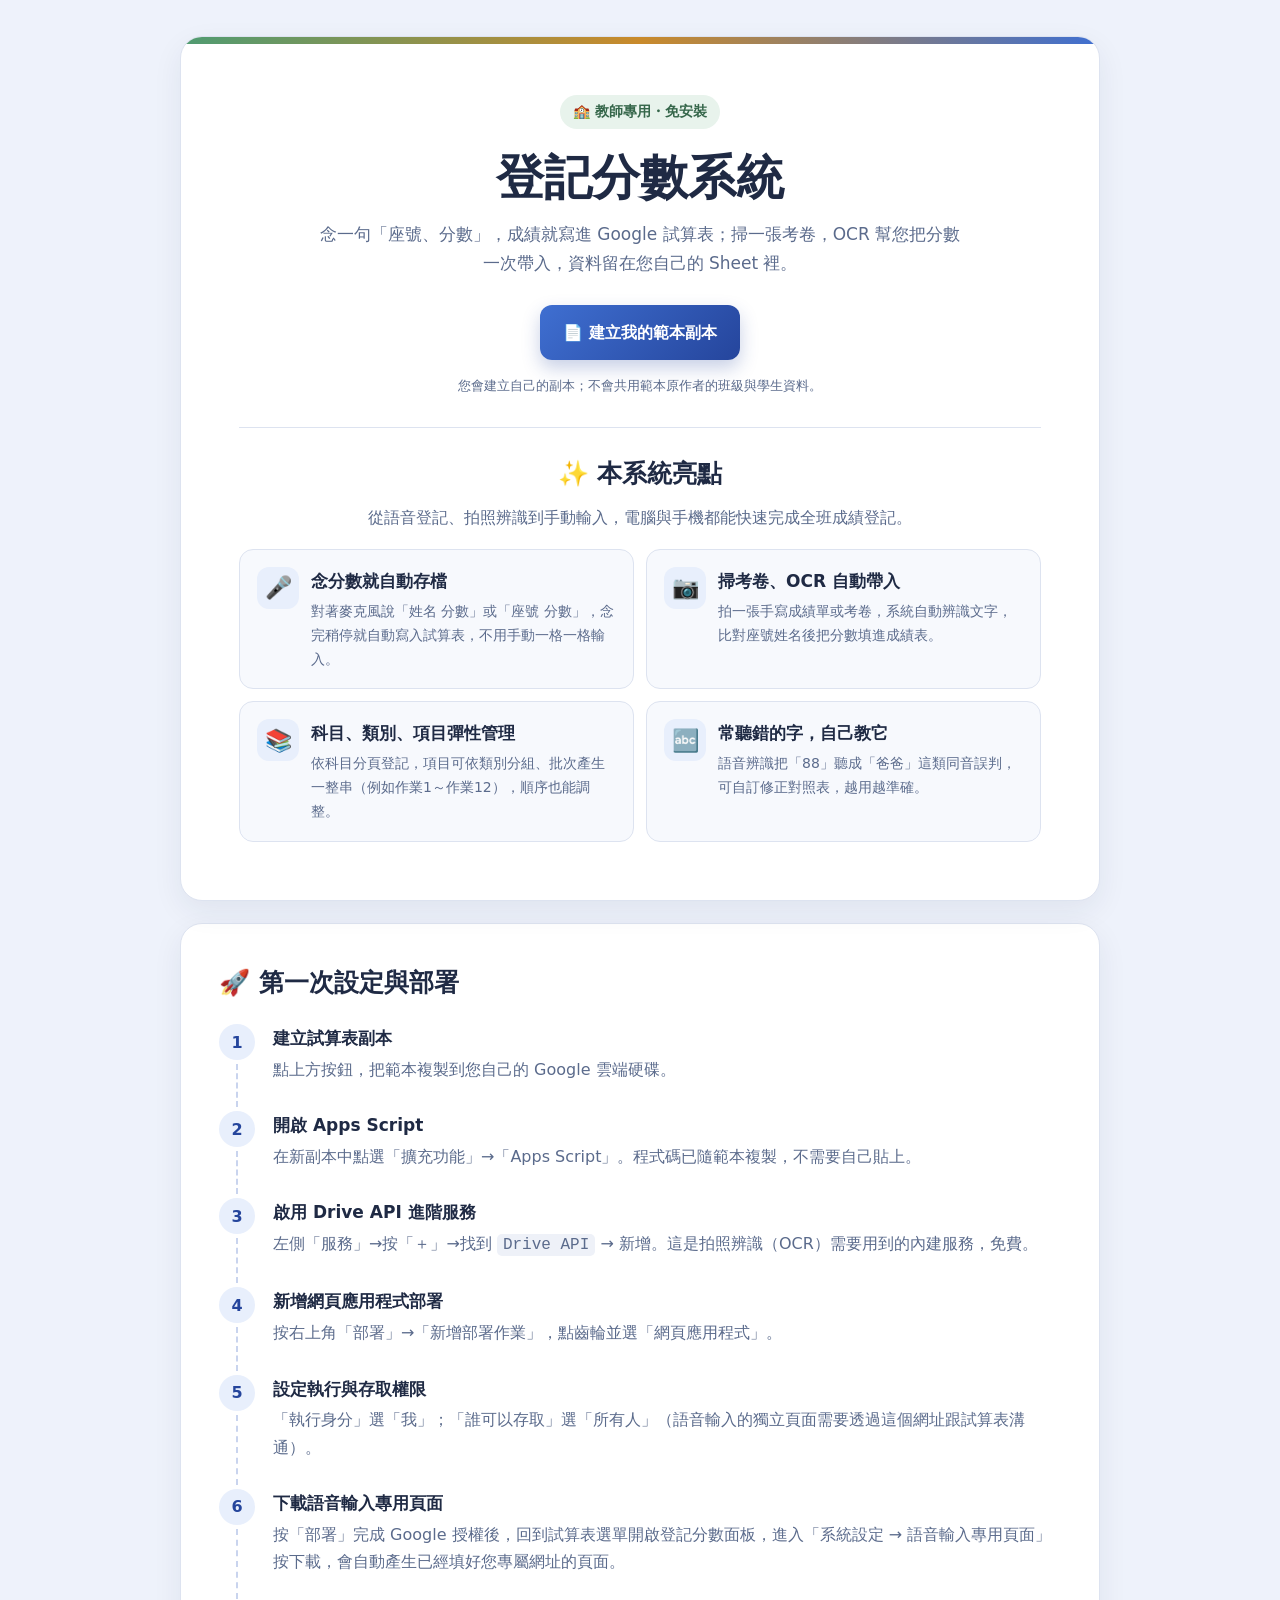
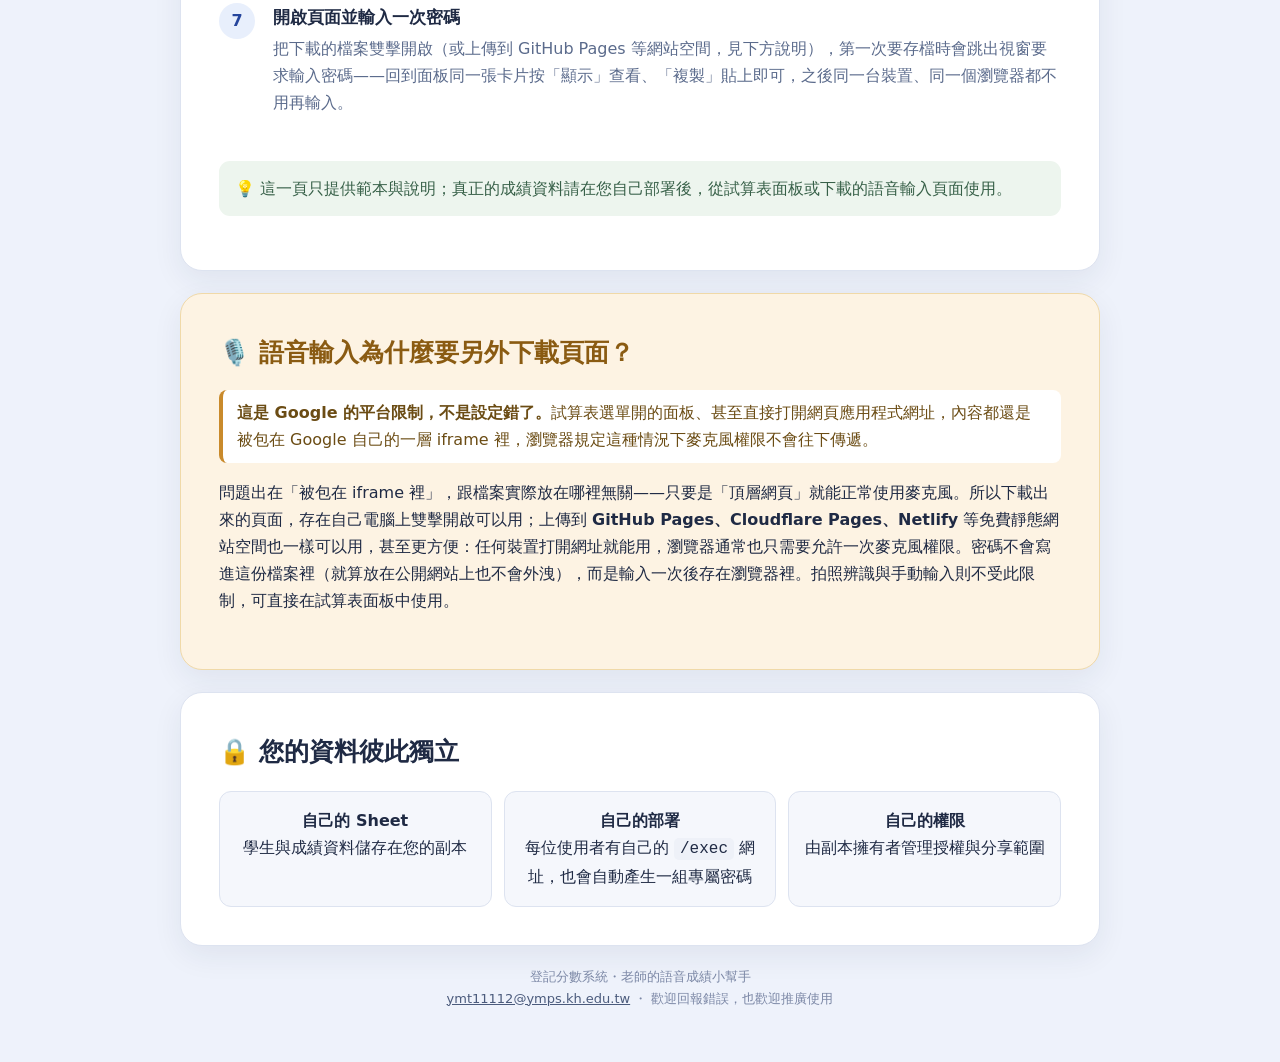
<file: index.html>
<!doctype html>
<html lang="zh-Hant-TW">
<head>
  <meta charset="utf-8">
  <meta name="viewport" content="width=device-width, initial-scale=1">
  <meta name="description" content="登記分數系統：建立自己的 Google Sheet 副本並部署專屬 GAS 網頁，用語音或拍照登記全班成績。">
  <title>登記分數系統｜建立副本與部署說明</title>
  <style>
    :root{--ink:#1f2a44;--muted:#5b6b8c;--paper:#ffffff;--line:#dde3f0;--blue:#3f6fd1;--blue2:#25459c;--green:#4f9b72;--gold:#c98a2b;--gold-bg:#fdf3e3}
    *{box-sizing:border-box}
    body{margin:0;background:#eef2fb;color:var(--ink);font-family:system-ui,-apple-system,"Noto Sans TC","Microsoft JhengHei",sans-serif;line-height:1.7}
    a{color:inherit}.wrap{width:min(920px,calc(100% - 32px));margin:auto;padding:36px 0 56px}
    .hero,.card{background:var(--paper);border:1px solid var(--line);border-radius:22px;box-shadow:0 10px 30px rgba(31,42,68,.07)}
    .hero{padding:clamp(28px,6vw,58px);text-align:center;position:relative;overflow:hidden}
    .hero:before{content:"";position:absolute;inset:0 0 auto;height:7px;background:linear-gradient(90deg,#4f9b72,#c98a2b,#3f6fd1)}
    .badge{display:inline-block;padding:5px 13px;border-radius:999px;background:#e8f3ec;color:#35664a;font-size:14px;font-weight:700}
    h1{font-size:clamp(30px,6vw,48px);line-height:1.2;margin:20px 0 14px}h2{margin:0 0 14px;font-size:25px}h3{margin:22px 0 8px;font-size:18px}
    .lead{max-width:650px;margin:0 auto 27px;color:var(--muted);font-size:17px}
    .cta{display:inline-flex;align-items:center;justify-content:center;gap:8px;background:linear-gradient(135deg,var(--blue),var(--blue2));color:white;text-decoration:none;font-weight:800;padding:14px 23px;border-radius:12px;box-shadow:0 8px 18px rgba(37,69,156,.25)}
    .cta:hover{filter:brightness(1.04);transform:translateY(-1px)}.safe{margin:15px 0 0;color:var(--muted);font-size:13px}
    .todo{display:inline-block;margin-left:8px;padding:3px 9px;border:1px dashed var(--gold);border-radius:999px;color:#8a5b12;font-size:12px;font-family:ui-monospace,SFMono-Regular,Consolas,monospace;vertical-align:middle}
    .card{padding:clamp(22px,5vw,38px);margin-top:22px}.steps{list-style:none;padding:0;margin:20px 0 0;counter-reset:step}.steps>li{counter-increment:step;position:relative;padding:0 0 25px 54px}.steps>li:before{content:counter(step);position:absolute;left:0;top:0;width:36px;height:36px;border-radius:50%;display:grid;place-items:center;background:#e8effc;color:var(--blue2);font-weight:900}.steps>li:not(:last-child):after{content:"";position:absolute;left:17px;top:40px;bottom:4px;border-left:2px dashed #c9d4ee}
    .steps strong{display:block;font-size:17px}.steps p{margin:3px 0;color:var(--muted)}code{font-family:ui-monospace,SFMono-Regular,Consolas,monospace;background:#eef1f8;padding:2px 6px;border-radius:5px;overflow-wrap:anywhere}
    .optional{border-color:#f0d9a8;background:var(--gold-bg)}.optional h2{color:#8a5b12}.notice{border-left:4px solid var(--gold);padding:9px 14px;background:white;border-radius:8px;color:#6b4c14}
    .tip{padding:14px 16px;border-radius:11px;background:#edf5ee;color:#376048}.privacy{display:grid;grid-template-columns:repeat(3,1fr);gap:12px;margin-top:18px}.privacy div{background:#f5f7fc;border:1px solid var(--line);padding:15px;border-radius:12px;text-align:center}.privacy b{display:block}
    .section-intro{color:var(--muted);margin:-6px 0 18px}.feature-grid{display:grid;grid-template-columns:repeat(2,minmax(0,1fr));gap:12px}.feature{display:flex;align-items:flex-start;gap:12px;padding:17px;margin:0;border:1px solid var(--line);border-radius:14px;background:#f7f9fd}.feature-icon{display:grid;place-items:center;flex:0 0 42px;width:42px;height:42px;border-radius:12px;background:#e8effc;font-size:22px}.feature-copy{min-width:0;flex:1}.feature h3{margin:0 0 4px;font-size:17px}.feature p{margin:0;color:var(--muted);font-size:14px}
    footer{text-align:center;color:#7c88a6;font-size:13px;margin-top:20px}.footer-note a{color:#4b5b7c}.footer-note a:hover{text-decoration:none}
    @media(max-width:650px){.privacy,.feature-grid{grid-template-columns:1fr}.wrap{width:min(100% - 20px,920px);padding-top:15px}.steps>li{padding-left:48px}.feature{padding:14px}}
    .highlights-panel{margin-top:30px;padding-top:25px;border-top:1px solid var(--line);text-align:left}.highlights-panel h2,.highlights-panel .section-intro{text-align:center}
  </style>
</head>
<body>
  <main class="wrap">
    <section class="hero">
      <span class="badge">🏫 教師專用・免安裝</span>
      <h1>登記分數系統</h1>
      <p class="lead">念一句「座號、分數」，成績就寫進 Google 試算表；掃一張考卷，OCR 幫您把分數一次帶入，資料留在您自己的 Sheet 裡。</p>
      <a class="cta" href="https://docs.google.com/spreadsheets/d/1hmZkPWtQcXGuz6TSY8d7pv2J_RscmW8LQA9Y8_LLwus/copy" target="_blank" rel="noopener noreferrer">📄 建立我的範本副本</a>
      <p class="safe">您會建立自己的副本；不會共用範本原作者的班級與學生資料。</p>

      <div class="highlights-panel" aria-labelledby="highlights-title">
        <h2 id="highlights-title">✨ 本系統亮點</h2>
        <p class="section-intro">從語音登記、拍照辨識到手動輸入，電腦與手機都能快速完成全班成績登記。</p>
        <div class="feature-grid">
          <article class="feature"><span class="feature-icon">🎤</span><div class="feature-copy"><h3>念分數就自動存檔</h3><p>對著麥克風說「姓名 分數」或「座號 分數」，念完稍停就自動寫入試算表，不用手動一格一格輸入。</p></div></article>
          <article class="feature"><span class="feature-icon">📷</span><div class="feature-copy"><h3>掃考卷、OCR 自動帶入</h3><p>拍一張手寫成績單或考卷，系統自動辨識文字，比對座號姓名後把分數填進成績表。</p></div></article>
          <article class="feature"><span class="feature-icon">📚</span><div class="feature-copy"><h3>科目、類別、項目彈性管理</h3><p>依科目分頁登記，項目可依類別分組、批次產生一整串（例如作業1～作業12），順序也能調整。</p></div></article>
          <article class="feature"><span class="feature-icon">🔤</span><div class="feature-copy"><h3>常聽錯的字，自己教它</h3><p>語音辨識把「88」聽成「爸爸」這類同音誤判，可自訂修正對照表，越用越準確。</p></div></article>
        </div>
      </div>
    </section>

    <section class="card">
      <h2>🚀 第一次設定與部署</h2>
      <ol class="steps">
        <li><strong>建立試算表副本</strong><p>點上方按鈕，把範本複製到您自己的 Google 雲端硬碟。</p></li>
        <li><strong>開啟 Apps Script</strong><p>在新副本中點選「擴充功能」→「Apps Script」。程式碼已隨範本複製，不需要自己貼上。</p></li>
        <li><strong>啟用 Drive API 進階服務</strong><p>左側「服務」→按「＋」→找到 <code>Drive API</code> → 新增。這是拍照辨識（OCR）需要用到的內建服務，免費。</p></li>
        <li><strong>新增網頁應用程式部署</strong><p>按右上角「部署」→「新增部署作業」，點齒輪並選「網頁應用程式」。</p></li>
        <li><strong>設定執行與存取權限</strong><p>「執行身分」選「我」；「誰可以存取」選「所有人」（語音輸入的獨立頁面需要透過這個網址跟試算表溝通）。</p></li>
        <li><strong>下載語音輸入專用頁面</strong><p>按「部署」完成 Google 授權後，回到試算表選單開啟登記分數面板，進入「系統設定 → 語音輸入專用頁面」按下載，會自動產生已經填好您專屬網址的頁面。</p></li>
        <li><strong>開啟頁面並輸入一次密碼</strong><p>把下載的檔案雙擊開啟（或上傳到 GitHub Pages 等網站空間，見下方說明），第一次要存檔時會跳出視窗要求輸入密碼——回到面板同一張卡片按「顯示」查看、「複製」貼上即可，之後同一台裝置、同一個瀏覽器都不用再輸入。</p></li>
      </ol>
      <p class="tip">💡 這一頁只提供範本與說明；真正的成績資料請在您自己部署後，從試算表面板或下載的語音輸入頁面使用。</p>
    </section>

    <section class="card optional">
      <h2>🎙️ 語音輸入為什麼要另外下載頁面？</h2>
      <p class="notice"><strong>這是 Google 的平台限制，不是設定錯了。</strong>試算表選單開的面板、甚至直接打開網頁應用程式網址，內容都還是被包在 Google 自己的一層 iframe 裡，瀏覽器規定這種情況下麥克風權限不會往下傳遞。</p>
      <p>問題出在「被包在 iframe 裡」，跟檔案實際放在哪裡無關——只要是「頂層網頁」就能正常使用麥克風。所以下載出來的頁面，存在自己電腦上雙擊開啟可以用；上傳到 <strong>GitHub Pages、Cloudflare Pages、Netlify</strong> 等免費靜態網站空間也一樣可以用，甚至更方便：任何裝置打開網址就能用，瀏覽器通常也只需要允許一次麥克風權限。密碼不會寫進這份檔案裡（就算放在公開網站上也不會外洩），而是輸入一次後存在瀏覽器裡。拍照辨識與手動輸入則不受此限制，可直接在試算表面板中使用。</p>
    </section>

    <section class="card">
      <h2>🔒 您的資料彼此獨立</h2>
      <div class="privacy">
        <div><b>自己的 Sheet</b>學生與成績資料儲存在您的副本</div>
        <div><b>自己的部署</b>每位使用者有自己的 <code>/exec</code> 網址，也會自動產生一組專屬密碼</div>
        <div><b>自己的權限</b>由副本擁有者管理授權與分享範圍</div>
      </div>
    </section>

    <footer>
      <div>登記分數系統・老師的語音成績小幫手</div>
      <div class="footer-note"><a href="mailto:ymt11112@ymps.kh.edu.tw">ymt11112@ymps.kh.edu.tw</a> ・ 歡迎回報錯誤，也歡迎推廣使用</div>
    </footer>
  </main>
</body>
</html>
</file>
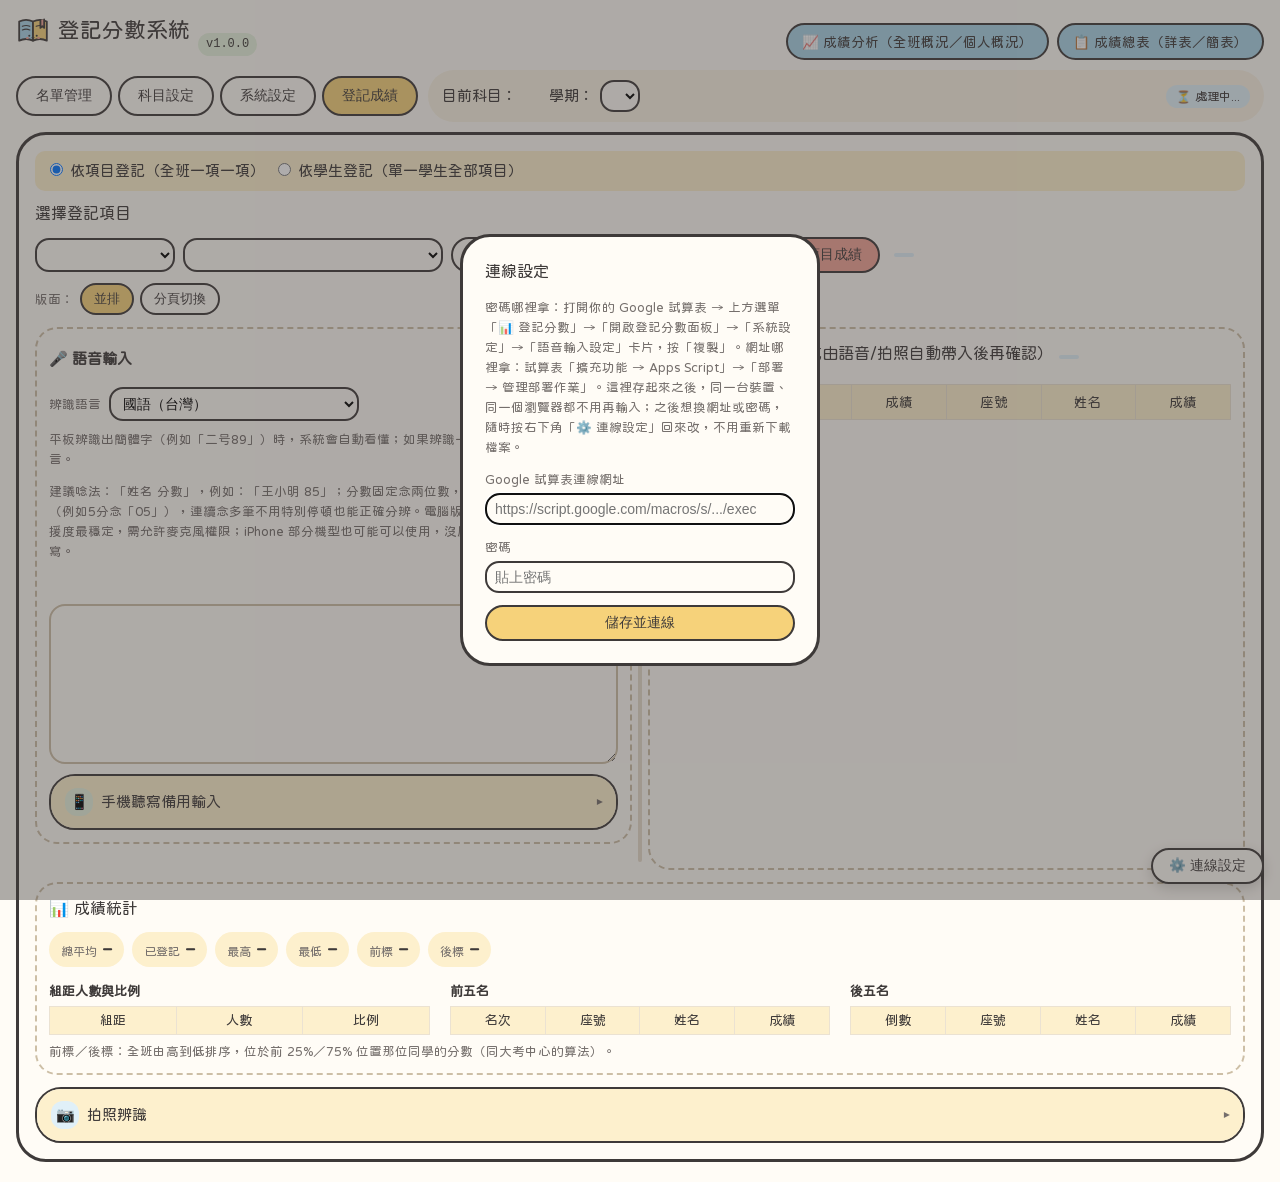
<file: source.html>
<!DOCTYPE html>
<html>
<head>
  <base target="_top">
  <meta charset="utf-8">
  <meta name="viewport" content="width=device-width, initial-scale=1, maximum-scale=1">
  <title>登記分數系統</title>
  <meta name="color-scheme" content="light">
  <link rel="preconnect" href="https://fonts.googleapis.com">
  <link rel="preconnect" href="https://fonts.gstatic.com" crossorigin>
  <link href="https://fonts.googleapis.com/css2?family=Huninn&display=swap" rel="stylesheet">
  <style>
    :root {
      --ink: #1a2e27;
      --forest: #1f3d33;
      --forest-light: #2c5346;
      --mint-bg: #eef5f0;
      --card-bg: #ffffff;
      --line: #dde8e1;
      --muted: #6b8079;
      --gold: #f0b429;
      --gold-ink: #7a5405;
      --gold-tint: #fdf1d9;
      --teal: #2f9e8f;
      --teal-tint: #e3f5f2;
      --purple: #7c5cbf;
      --purple-tint: #efe9fb;
      --blue: #3f7dd1;
      --blue-tint: #e8f0fc;
      --danger: #d64545;
    }
    * { box-sizing: border-box; }
    body {
      font-family: "Microsoft JhengHei", "PingFang TC", sans-serif;
      margin: 0;
      background: var(--mint-bg);
      color: var(--ink);
      font-size: 14px;
    }
    #app { padding: 12px 16px 20px; }

    .appHeader { display: flex; align-items: baseline; gap: 8px; margin-bottom: 10px; flex-wrap: wrap; }
    .appTitle { font-size: 18px; font-weight: 700; color: var(--forest); }
    .appVersion { font-size: 12px; color: var(--muted); font-family: monospace; background: var(--card-bg); padding: 2px 8px; border-radius: 999px; border: 1px solid var(--line); }

    .termPick { display: inline-flex; align-items: center; gap: 6px; margin-left: 8px; }
    .termTag { display: inline-block; font-size: 11.5px; padding: 1px 8px; border-radius: 999px; background: var(--blue-tint); color: var(--blue); margin-right: 6px; }
    .termNow { background: var(--gold-tint); color: var(--gold-ink); }
    .upgradeBanner { background: var(--gold-tint); color: var(--gold-ink); border-radius: 10px; padding: 10px 14px; margin-bottom: 12px; font-size: 13.5px; line-height: 1.7; }
    .analysisLink {
      font-size: 13.5px; font-weight: 600; text-decoration: none; color: var(--forest);
      background: var(--card-bg); border: 1px solid var(--line); border-radius: 999px; padding: 6px 14px;
    }
    .analysisLink:hover { background: var(--gold-tint); }

    /* 頁籤跟「目前科目」併成同一列，節省畫面高度 */
    .topBar { display: flex; align-items: center; gap: 10px; flex-wrap: wrap; margin-bottom: 10px; }

    .tabs { display: flex; gap: 6px; flex-wrap: wrap; }
    .tab {
      border: 1px solid var(--line); background: var(--card-bg); color: var(--forest);
      padding: 9px 18px; border-radius: 999px;
      cursor: pointer; font-size: 14px; font-weight: 600;
    }
    .tab.active { background: var(--forest); color: #fff; border-color: var(--forest); }

    .subjectBar {
      display: flex; align-items: center; gap: 8px; flex: 1; min-width: 260px;
      background: var(--card-bg); padding: 10px 14px; border-radius: 14px;
      border: 1px solid var(--line); box-shadow: 0 1px 3px rgba(31,61,51,.06);
    }
    .subjectBar select { font-size: 14px; padding: 5px 8px; border-radius: 6px; border: 1px solid var(--line); }

    .panel {
      background: var(--card-bg); border-radius: 16px; border: 1px solid var(--line);
      padding: 16px; box-shadow: 0 1px 3px rgba(31,61,51,.06);
      min-height: 480px;
    }
    .panel[hidden] { display: none; }

    h3 { margin: 0 0 10px; font-size: 15px; color: var(--forest); }
    .row { display: flex; gap: 8px; align-items: center; margin-bottom: 10px; flex-wrap: wrap; }
    input[type=text], input[type=number], select, textarea {
      font-size: 14px; padding: 6px 8px; border: 1px solid var(--line); border-radius: 8px;
    }
    textarea { width: 100%; font-family: inherit; }
    button {
      font-size: 13.5px; padding: 7px 16px; border-radius: 999px; border: none;
      background: var(--forest); color: #fff; cursor: pointer; font-weight: 600;
    }
    button.secondary { background: var(--mint-bg); color: var(--forest); border: 1px solid var(--line); }
    button.danger { background: var(--danger); }
    button.gold { background: var(--gold); color: var(--gold-ink); }
    button:disabled { opacity: .5; cursor: not-allowed; }

    table { border-collapse: collapse; width: 100%; margin-top: 8px; }
    th, td { border: 1px solid var(--line); padding: 6px 8px; text-align: center; font-size: 13.5px; }
    th { background: var(--mint-bg); color: var(--forest); }
    td input[type=number] { width: 70px; text-align: center; }
    tr.flash td { animation: flash 1s ease; }
    td.flash { animation: flash 1s ease; }
    @keyframes flash { from { background: var(--gold-tint); } to { background: transparent; } }

    .list-item {
      display: flex; justify-content: space-between; align-items: center;
      padding: 7px 12px; border: 1px solid var(--line); border-radius: 10px; margin-bottom: 6px;
      background: #fbfdfb;
    }
    .muted { color: var(--muted); font-size: 12.5px; }
    .toast {
      position: fixed; top: 10px; right: 16px; padding: 10px 16px; border-radius: 10px;
      color: #fff; font-weight: 600; z-index: 999; box-shadow: 0 2px 8px rgba(0,0,0,.2);
      display: none;
    }
    .toast.ok { background: var(--forest); }
    .toast.err { background: var(--danger); }

    /* 獨立頁面密碼輸入畫面：不用瀏覽器原生 prompt()，避免手機的精簡 WebView 不支援 */
    .tokenGate {
      display: none; position: fixed; inset: 0; z-index: 2000;
      background: rgba(20, 24, 35, .55); align-items: center; justify-content: center; padding: 16px;
    }
    .tokenGate .box {
      background: var(--card-bg); border-radius: 16px; padding: 22px; max-width: 360px; width: 100%;
      box-shadow: 0 8px 30px rgba(0,0,0,.25);
    }
    .tokenGate .box h3 { margin-top: 0; }
    .tokenGate .box input { width: 100%; margin-bottom: 12px; }
    .tokenGate .box button { width: 100%; }

    .subpanel {
      border: 1px dashed var(--line); border-radius: 12px; padding: 12px; margin-top: 12px;
    }
    .log { height: 160px; min-height: 70px; resize: vertical; overflow-y: auto; overflow-x: hidden; font-size: 13px; margin-top: 8px; border: 1px solid var(--line); border-radius: 10px; }
    .log div { padding: 3px 6px; border-bottom: 1px dotted var(--line); }
    .log .ok { color: var(--forest); }
    .log .warn { color: var(--gold-ink); }
    #photoPreview { max-width: 160px; max-height: 160px; margin-top: 8px; border-radius: 6px; display: none; }
    .pill { display:inline-block; padding:2px 10px; border-radius:999px; background:var(--mint-bg); color: var(--forest); font-size:12px; margin-left:6px;}

    /* 成績表下方的總平均／組距 */
    .scoreStats { margin-top: 12px; }
    .statRow { display: flex; flex-wrap: wrap; gap: 8px; }
    .statBox { display: inline-flex; align-items: baseline; gap: 6px; padding: 4px 12px; border-radius: 999px; background: var(--mint-bg); color: var(--forest); font-size: 13px; }
    .statBox b { font-size: 17px; }
    .statLabel { font-size: 12px; color: var(--muted); }
    .statDistTitle { margin: 10px 0 4px; font-size: 13px; font-weight: 600; color: var(--forest); }
    table.statTable { margin-top: 4px; }
    table.statTable th, table.statTable td { padding: 3px 8px; font-size: 13px; }
    table.statTable tr.totalRow td { font-weight: 700; background: var(--mint-bg); }
    .rankLists { display: flex; flex-wrap: wrap; gap: 8px 20px; margin-top: 4px; }
    .rankBox { flex: 1 1 260px; min-width: 240px; }

    /* 科目／類別／項目設定：合併一個頁籤，用可收合卡片區分，節省頁籤數量 */
    .card { border: 1px solid var(--line); border-radius: 14px; margin-bottom: 12px; overflow: hidden; }
    .card:last-child { margin-bottom: 0; }
    .cardHeader {
      display: flex; justify-content: space-between; align-items: center;
      padding: 12px 14px; background: var(--mint-bg); cursor: pointer; user-select: none;
    }
    .cardHeader b { font-size: 15px; color: var(--forest); display: flex; align-items: center; }
    .cardToggle { font-size: 12px; color: var(--muted); transition: transform .15s; }
    .card.collapsed .cardToggle { transform: rotate(-90deg); }
    .cardBody { padding: 14px; }
    .cardBody[hidden] { display: none; }
    #studentScoreTable td.seqNum { cursor: pointer; font-weight: 700; color: var(--forest); }
    #studentScoreTable td.seqNum:hover { background: var(--mint-bg); }

    .cardIcon {
      display: inline-flex; align-items: center; justify-content: center;
      width: 28px; height: 28px; border-radius: 8px; margin-right: 8px; font-size: 15px;
    }
    .cardIcon.tint-gold { background: var(--gold-tint); }
    .cardIcon.tint-purple { background: var(--purple-tint); }
    .cardIcon.tint-blue { background: var(--blue-tint); }
    .cardIcon.tint-teal { background: var(--teal-tint); }

    .subjectBtn { background: var(--card-bg); color: var(--forest); border: 1px solid var(--line); padding: 6px 14px; }
    .subjectBtn.active { background: var(--forest); color: #fff; border-color: var(--forest); }

    /* 目前科目：電腦版用按鈕列，手機版改用下拉選單（比較不佔版面） */
    .subjectSelectMobile { display: none; }
    @media (max-width: 640px) {
      .subjectButtonsDesktop { display: none; }
      .subjectSelectMobile { display: block; width: 100%; }
    }

    /* 電腦網頁：語音輸入區跟成績表並排雙欄，方便邊念邊對照 */
    .voiceTableSplit { display: flex; gap: 0; align-items: flex-start; margin-top: 12px; }
    .voiceTableSplit > .voiceCol { flex: 1; min-width: 220px; margin-top: 0; }
    .voiceTableSplit > .tableCol { flex: 1; min-width: 220px; margin-top: 0; }
    .colResizer {
      flex: 0 0 auto; width: 12px; align-self: stretch; cursor: col-resize;
      position: relative; margin: 0 2px;
    }
    .colResizer::after {
      content: ''; position: absolute; left: 50%; top: 8px; bottom: 8px;
      width: 4px; margin-left: -2px; border-radius: 2px; background: var(--line);
    }
    .colResizer:hover::after, .colResizer.dragging::after { background: var(--forest-light); }
    .tableScroll { height: 480px; min-height: 200px; resize: vertical; overflow-y: auto; overflow-x: auto; border-radius: 10px; }

    /* 項目清單：可直接編輯的表格、拖曳把手 */
    .tblWrap { overflow-x: auto; }
    /* 項目管理：新增區（單一新增、批次新增）並排，欄位上方有小標題 */
    .addGrid { display: grid; grid-template-columns: minmax(0, 1fr) minmax(0, 1fr); gap: 12px; align-items: stretch; }
    .addGrid .addBox { margin-top: 0; }
    .addBox > b { display: block; margin-bottom: 2px; }
    .addBox > .muted { margin: 2px 0 8px; }
    .fieldRow { display: flex; flex-wrap: wrap; gap: 8px; align-items: flex-end; }
    .fld { display: flex; flex-direction: column; gap: 2px; font-size: 12px; color: var(--muted); min-width: 0; }
    .fld select, .fld input { width: 100%; box-sizing: border-box; color: var(--ink, inherit); }
    .fld { flex: 0 1 96px; }
    .fld.grow { flex: 1 1 130px; }
    .fld.sm { flex: 0 1 72px; }
    .fieldRow > button { flex: 0 0 auto; }
    details.foldBox > summary { cursor: pointer; font-weight: 700; list-style-position: inside; }
    details.foldBox[open] > summary { margin-bottom: 6px; }
    @media (max-width: 900px) { .addGrid { grid-template-columns: 1fr; } }
    /* 科目設定：每張卡片只佔 90% 寬並置中；項目清單的學期、類別欄收窄，把空間留給項目名稱 */
    #panel-setup > .card, #panel-setup > .upgradeBanner { width: 90%; margin-left: auto; margin-right: auto; }
    #itemList table.itemTable select { min-width: 0; }
    #itemList table.itemTable th.cTerm { width: 92px; }
    #itemList table.itemTable th.cCat { width: 112px; }
    @media (max-width: 900px) { #panel-setup > .card, #panel-setup > .upgradeBanner { width: 100%; } }
    /* 項目清單依期中／期末分開：左右並列或上下排列，每一期都可以折起來 */
    .itemPeriods { display: grid; gap: 12px; align-items: start; margin-top: 8px; }
    .itemPeriods.side { grid-template-columns: minmax(0, 1fr) minmax(0, 1fr); }
    details.periodBox { border: 2px dashed #CDBFA6; border-radius: 22px; padding: 6px 10px 10px; min-width: 0; }
    details.periodBox > summary { cursor: pointer; font-weight: 700; padding: 4px 2px; list-style-position: inside; }
    details.periodBox[open] > summary { margin-bottom: 4px; }
    details.periodBox > summary .muted { font-weight: 400; margin-left: 6px; }
    #itemList table.itemTable.compact th:nth-child(3), #itemList table.itemTable.compact td:nth-child(3),
    #itemList table.itemTable.compact th:nth-child(6), #itemList table.itemTable.compact td:nth-child(6) { display: none; }
    @media (max-width: 900px) { .itemPeriods.side { grid-template-columns: 1fr; } }
    table.itemTable { width: 100%; border-collapse: collapse; margin-top: 6px; }
    table.itemTable th, table.itemTable td { border: 1px solid var(--line); padding: 4px 6px; font-size: 13px; text-align: left; background: #fff; }
    table.itemTable th { background: var(--mint-bg); }
    table.itemTable td.narrow, table.itemTable th.narrow { width: 1%; white-space: nowrap; text-align: center; }
    table.itemTable input[type=text], table.itemTable input[type=number], table.itemTable select { width: 100%; padding: 4px 6px; font-size: 13px; min-width: 70px; }
    table.itemTable input[type=checkbox] { width: 18px; height: 18px; min-width: 0; }
    .dragHandle { cursor: grab; touch-action: none; user-select: none; -webkit-user-select: none; font-size: 20px; line-height: 1; color: var(--muted); padding: 6px 8px; display: inline-block; }
    .dragHandle:active { cursor: grabbing; }
    tr.dragging td, .list-item.dragging { background: var(--gold-tint) !important; opacity: .7; }
    .bulkBar { background: var(--blue-tint); border-radius: 10px; padding: 8px 10px; margin: 8px 0; }
    .bulkBar[hidden] { display: none; }

    /* 平板／小螢幕：語音輸入與成績表可以「分頁切換」，一次只顯示一欄、各佔滿整個寬度 */
    .layoutBar { display: flex; gap: 6px; align-items: center; flex-wrap: wrap; margin-top: 10px; }
    .layoutBar button { padding: 5px 12px; font-size: 13px; }
    .layoutBar button.on { background: var(--forest); color: #fff; border-color: var(--forest); }
    .splitTabs { display: none; gap: 6px; margin-left: 8px; }
    body.layout-tabs .splitTabs { display: inline-flex; }
    body.layout-tabs .splitTabs button { padding: 6px 16px; font-size: 14px; }
    body.layout-tabs .voiceTableSplit { display: block; }
    body.layout-tabs .voiceTableSplit > .colResizer { display: none; }
    body.layout-tabs .voiceTableSplit > .voiceCol,
    body.layout-tabs .voiceTableSplit > .tableCol { width: auto !important; flex: none; min-width: 0; }
    body.layout-tabs.tab-voice .voiceTableSplit > .tableCol { display: none; }
    body.layout-tabs.tab-table .voiceTableSplit > .voiceCol { display: none; }
    body.layout-tabs .tableScroll { height: 68vh; }

    /* 手機（窄螢幕）友善調整 */
    @media (max-width: 640px) {
      #app { padding: 8px 8px 16px; }
      .topBar { flex-direction: column; align-items: stretch; gap: 6px; }
      .tabs { gap: 4px; }
      .tab { flex: 1 1 30%; padding: 10px 6px; font-size: 13px; min-height: 40px; }
      .subjectBar { flex-wrap: wrap; min-width: 0; }
      .subjectBar select { flex: 1; min-width: 0; }
      .panel { padding: 10px; }
      .row { flex-direction: column; align-items: stretch; }
      .row > * { width: 100%; }
      /* 輸入框字體至少 16px，避免 iPhone 點下去自動放大整頁 */
      input[type=text], input[type=number], select, textarea {
        font-size: 16px; padding: 10px;
      }
      button { font-size: 15px; padding: 12px 14px; min-height: 44px; }
      .list-item { flex-wrap: wrap; gap: 6px; }
      .list-item button { width: auto; }
      table { font-size: 13px; }
      td input[type=number] { width: 100%; font-size: 16px; }
      #photoPreview { max-width: 100%; height: auto; }
      /* 手機版：語音輸入區跟成績表改回上下排列，拖曳分隔線跟調整高度都用不到 */
      .voiceTableSplit { flex-direction: column; }
      .colResizer { display: none; }
      .voiceTableSplit > .voiceCol { width: auto !important; }
      .tableScroll { height: auto; max-height: none; resize: none; overflow-y: visible; }
    }
    /* ====== 日系繪本風（和紙白、3px 墨灰粗線框、大圓角、平塗；只有淺色） ====== */
    :root {
      --ink: #3E3A39; --forest: #3E3A39; --forest-light: #756F6C;
      --mint-bg: #FDF0CD; --card-bg: #FFFCF6; --line: #E6DCCB; --muted: #756F6C;
      --gold: #F6D27A; --gold-ink: #6B4E08; --gold-tint: #FDF0CD;
      --teal: #5EA34A; --teal-tint: #E7F3DD; --purple: #3E3A39; --purple-tint: #FCE4DE;
      --blue: #3F8FBA; --blue-tint: #E0F0F8; --danger: #C14733;
      --coral: #F2A497; --yellow: #F6D27A; --aqua: #A8D3E6; --green: #B9DAA5; --bw: 3px;
      color-scheme: light;
    }
    body { font-family: "Huninn", "Microsoft JhengHei", "PingFang TC", sans-serif; background: #FFFCF6; font-size: 15px; line-height: 1.6; }
    .appTitle { display: inline-flex; align-items: center; gap: 8px; font-size: 22px; font-weight: 400; color: var(--ink); }
    .appVersion { border: none; color: var(--ink); background: var(--green-soft, #E7F3DD); }
    .analysisLink { border: 2px solid var(--ink); font-weight: 400; background: var(--aqua); color: var(--ink); transition: transform .18s cubic-bezier(.3, 1.6, .5, 1); }
    .analysisLink:hover { background: #E0F0F8; transform: translateY(-2px) rotate(-1deg); }
    .upgradeBanner { border: none; border-radius: 20px; background: #FDF0CD; color: #6B4E08; }
    .termTag { border: none; background: #E0F0F8; color: var(--ink); }
    .termNow { background: var(--yellow); color: var(--ink); }
    .tab { border: 2px solid var(--ink); background: #FFFCF6; color: var(--ink); font-weight: 400; transition: transform .18s cubic-bezier(.3, 1.6, .5, 1), background .15s; }
    .tab:hover { background: #E0F0F8; transform: translateY(-2px); }
    .tab.active { background: var(--yellow); color: var(--ink); border-color: var(--ink); animation: pop .22s cubic-bezier(.3, 1.6, .5, 1); }
    .subjectBar { border: none; background: #FAF3E3; border-radius: 26px; box-shadow: none; }
    .subjectBar select, input[type=text], input[type=number], select, textarea { border: 2px solid var(--ink); border-radius: 14px; background: #FFFCF6; }
    .panel { border: var(--bw) solid var(--ink); border-radius: 30px; box-shadow: none; animation: rise .16s ease-out both; }
    h3 { color: var(--ink); font-weight: 400; font-size: 16px; }
    button { border: 2px solid var(--ink); background: var(--yellow); color: var(--ink); font-weight: 400; transition: transform .15s cubic-bezier(.3, 1.6, .5, 1), background .15s; }
    button:hover { background: #FBE6A8; transform: translateY(-1px); }
    button:active { transform: scale(.93); }
    button.secondary { background: #FFFCF6; color: var(--ink); border: 2px solid var(--ink); }
    button.secondary:hover { background: #E0F0F8; }
    button.danger { background: var(--coral); color: var(--ink); }
    button.gold { background: var(--yellow); color: var(--ink); }
    th { background: #FDF0CD; color: var(--ink); font-weight: 400; }
    th, td { border: 1.5px solid #EBE2D2; }
    table { border-radius: 14px; }
    .list-item { border: none; border-radius: 18px; background: #FAF3E3; }
    .toast { color: var(--ink); border: 2px solid var(--ink); border-radius: 18px; box-shadow: none; }
    .toast.ok { background: var(--green); animation: pop .22s cubic-bezier(.3, 1.6, .5, 1); }
    .toast.err { background: var(--coral); }
    .tokenGate { background: rgba(62, 58, 57, .42); }
    .tokenGate .box { border: var(--bw) solid var(--ink); border-radius: 30px; box-shadow: none; animation: pop .5s cubic-bezier(.3, 1.6, .5, 1); }
    .subpanel { border: 2px dashed #CDBFA6; border-radius: 22px; }
    .log { border: 2px solid #CDBFA6; border-radius: 16px; }
    .log .ok { color: #3B7D34; }
    .pill { border: none; background: #E0F0F8; color: var(--ink); }
    .card { border: 2px solid var(--ink); border-radius: 26px; }
    .cardHeader { background: #FDF0CD; }
    .cardHeader b { color: var(--ink); font-weight: 400; }
    .cardBody { animation: rise .14s ease-out both; }
    .cardBody[hidden] { animation: none; }
    .cardIcon { border: none; border-radius: 12px; }
    .cardIcon.tint-gold { background: #FDF0CD; } .cardIcon.tint-purple { background: #FCE4DE; }
    .cardIcon.tint-blue { background: #E0F0F8; } .cardIcon.tint-teal { background: #E7F3DD; }
    .subjectBtn { background: #FFFCF6; color: var(--ink); border: 2px solid var(--ink); padding: 4px 14px; display: inline-flex; align-items: center; gap: 4px; }
    .subjectBtn.active { background: var(--yellow); color: var(--ink); border-color: var(--ink); animation: pop .22s cubic-bezier(.3, 1.6, .5, 1); }
    .listBusy { pointer-events: none; opacity: .55; }
    .syncStatus:empty { display: none; }
    table.itemTable th, table.itemTable td { border: 1.5px solid #EBE2D2; }
    table.itemTable th { background: #FDF0CD; }
    .bulkBar { border: none; border-radius: 18px; background: #E0F0F8; }
    .layoutBar button.on { background: var(--yellow); color: var(--ink); border-color: var(--ink); }
    #studentScoreTable td.seqNum { color: var(--ink); font-weight: 400; }
    input[type=checkbox] { accent-color: var(--coral); }
    .art-icon { display: inline-flex; flex: none; vertical-align: -0.4em; line-height: 0; }
    .art-icon .blink, .art-icon .sway { animation: none; }
    .art-bob, .art-drift, .art-spin, .blink, .sway { transform-box: fill-box; transform-origin: center; }
    .art-bob { transform-origin: 50% 100%; animation: bob 3.8s ease-in-out infinite; }
    .sway { transform-origin: 50% 100%; animation: sway 3.4s ease-in-out infinite; }
    .blink { animation: blink 5.5s infinite; }
    .appTitle .art-icon { animation: bob 3.8s ease-in-out infinite; transform-origin: 50% 100%; }
    @keyframes bob { 0%, 100% { transform: translateY(0) rotate(-1.2deg); } 50% { transform: translateY(-4px) rotate(1.4deg); } }
    @keyframes sway { 0%, 100% { transform: rotate(-5deg); } 50% { transform: rotate(5deg); } }
    @keyframes blink { 0%, 92%, 100% { transform: scaleY(1); } 96% { transform: scaleY(.1); } }
    @keyframes pop { 0% { transform: scale(.82); } 45% { transform: scale(1.1, .94); } 70% { transform: scale(.97, 1.04); } 100% { transform: scale(1); } }
    @keyframes rise { 0% { opacity: .35; transform: translateY(5px); } 100% { opacity: 1; transform: none; } }
    /* 使用者設定「減少動態效果」時，全部停掉 */
    @media (prefers-reduced-motion: reduce) { *, *::before, *::after { animation: none !important; transition: none !important; scroll-behavior: auto !important; } }
  </style>
</head>
<body>
<div id="app">

  <div class="appHeader">
    <span class="appTitle" id="appTitle">登記分數系統</span>
    <span class="appVersion">v1.0.0</span>
    <span style="flex:1"></span>
    <a class="analysisLink" href="https://ymt11112-code.github.io/voice-input-grades/analysis/Dashboard.html" target="_blank" rel="noopener">📈 成績分析（全班概況／個人概況）</a>
    <a class="analysisLink" href="https://ymt11112-code.github.io/voice-input-grades/analysis/Gradebook.html" target="_blank" rel="noopener">📋 成績總表（詳表／簡表）</a>
  </div>

  <div class="topBar">
    <div class="tabs">
      <button class="tab" data-tab="students">名單管理</button>
      <button class="tab" data-tab="setup">科目設定</button>
      <button class="tab" data-tab="system">系統設定</button>
      <button class="tab active" data-tab="scores">登記成績</button>
    </div>

    <div class="subjectBar">
      目前科目：
      <span id="subjectButtons" class="row subjectButtonsDesktop" style="margin:0;"></span>
      <select id="subjectSelectMobile" class="subjectSelectMobile" onchange="selectSubject(this.value)"></select>
      <span class="muted" id="subjectHint"></span>
      <span class="termPick">學期：<select id="termSelect" onchange="onViewTermChange(this.value)"></select></span>
      <span style="flex:1"></span>
      <span id="syncStatus" class="pill syncStatus"></span>
      <span id="loadingIndicator" class="pill" style="display:none;">⏳ 處理中...</span>
    </div>
  </div>

  <!-- 科目設定（科目／類別／項目，合併頁籤，用可收合卡片區分） -->
  <div class="panel" id="panel-setup" hidden>
    <div class="upgradeBanner" id="upgradeBanner" hidden></div>
    <div class="card collapsed">
      <div class="cardHeader" onclick="toggleCard('card-terms')">
        <b><span class="cardIcon tint-teal">🗓️</span> 學期管理與新學期快速建立</b>
        <span class="cardToggle" id="cardToggle-card-terms">▾</span>
      </div>
      <div class="cardBody" id="card-terms" hidden>
        <p class="muted">每個登記項目都屬於一個學期，之後才能比較上學期／下學期、跨學年的進退步。新增項目時預設放在「目前學期」，畫面上方「學期」下拉可以切換要檢視／登記哪一學期（也可選「全部學期」）。學期名稱建議用「114上」「114下」這種格式，系統會依學年與上下學期自動排序。</p>
        <h3>新增學期</h3>
        <div class="row">
          <input type="text" id="newTermName" placeholder="例如：115上">
          <button onclick="onAddTerm()">新增學期</button>
        </div>
        <h3>學期清單</h3>
        <div id="termList"></div>

        <h3 style="margin-top:18px">新學期快速建立項目</h3>
        <p class="muted">新學期的項目通常和上學期差不多，不用重新一個一個建立。</p>
        <div class="subpanel" style="margin-top:0">
          <b>📋 從其他學期複製項目</b>
          <p class="muted">只複製項目本身（類別、名稱、滿分、難度、階段），不含成績。目標學期已經有的同名項目會自動略過，所以重複按也不會重複建立。複製後再到下面的項目清單拖曳調整、改名都可以。</p>
          <div class="row">
            <span class="muted">從</span><select id="copyFromTerm"></select>
            <span class="muted">複製到</span><select id="copyToTerm"></select>
            <input type="text" id="copyToNew" placeholder="或輸入新學期，例如 115下" style="width:170px" title="學期還不存在時直接輸入，會自動建立；有填就以這裡為準">
          </div>
          <div class="row">
            <select id="copyStage">
              <option value="1">只複製期中的項目（含期中考）</option>
              <option value="all">全部（期中＋期末）</option>
              <option value="2">只複製期末的項目（含期末考）</option>
            </select>
            <select id="copyScope">
              <option value="all">全部科目</option>
              <option value="current">只有目前科目</option>
            </select>
            <button onclick="onCopyItems()">複製項目</button>
          </div>
          <p class="muted" id="copyResult"></p>
        </div>
        <div class="subpanel">
          <b>💾 項目範本：下載／載入</b>
          <p class="muted">把目前全部科目的項目（不含成績和學生）存成檔案，下次、或換一份試算表時可以快速載入。</p>
          <div class="row"><button class="secondary" onclick="onExportTemplate()">⬇️ 下載全部科目項目</button></div>
          <div class="row">
            <input type="file" id="tplFile" accept=".json,application/json" onchange="onTemplateFile(this)">
          </div>
          <p class="muted" id="tplInfo"></p>
          <div class="row">
            <select id="tplSourceTerm"><option value="*">範本裡全部的項目</option></select>
            <span class="muted">放進</span><select id="tplTargetTerm"></select>
            <label><input type="checkbox" id="tplCreate" checked> 試算表沒有的科目自動建立</label>
            <button onclick="onImportTemplate()">載入範本</button>
          </div>
          <p class="muted" id="tplResult"></p>
        </div>
      </div>
    </div>

    <div class="card collapsed">
      <div class="cardHeader" onclick="toggleCard('card-subjects')">
        <b><span class="cardIcon tint-purple">📚</span> 科目管理</b>
        <span class="cardToggle" id="cardToggle-card-subjects">▾</span>
      </div>
      <div class="cardBody" id="card-subjects" hidden>
        <h3>新增科目</h3>
        <div class="row">
          <input type="text" id="newSubjectName" placeholder="例如：數學、英文、自然">
          <button onclick="onAddSubject()">新增科目</button>
        </div>
        <div class="subpanel">
          <b>📥 建立外科成績貼上區（例如自然老師提供的成績）</b>
          <p class="muted">不是你自己登記、但名單或分析需要用到的科目，可以在這裡建立一個貼上區：系統會建一張跟其他科目格式相同的工作表，自動帶入座號姓名，並預先建好「期中平時成績、期中考、期末平時成績、期末考」四欄（淡黃色區域；自然老師通常只有平時成績加段考，各自填進對應的欄位，沒有的留空）。把老師給的成績依座號順序貼進去就好（老師的 Excel 若是「第一階段／第二階段」各有「平時、定期、總分」三欄：把第一階段的「平時、定期」兩欄貼到 C 欄、第二階段的「平時、定期」兩欄貼到 E 欄，總分不用貼），之後分析頁面和獎狀名單都會自動納入。</p>
          <div class="row">
            <input type="text" id="externalSubjectName" value="自然" placeholder="科目名稱，例如：自然">
            <select id="externalTerm" title="這份成績屬於哪個學期"></select>
            <button class="secondary" onclick="onCreateExternalSubject()">建立貼上區</button>
          </div>
          <p class="muted" id="externalSubjectResult"></p>
        </div>
        <div class="subpanel">
          <b>🏫 建立學期領域成績貼上區（學校系統匯出的成績）</b>
          <p class="muted">學期總成績的各領域前五名（語文、數學、社會、自然、健體、藝術、綜合、藝才…）以學校系統匯出的表為準。這裡會建一張「領域成績_學期」工作表，把匯出的表整份貼到 A1（含標題列、名次、平均都可以一起貼），再到分析頁面「獎狀名單 → 學期總成績」產生名單。</p>
          <div class="row">
            <select id="domainTerm" title="哪一個學期"></select>
            <button class="secondary" onclick="onCreateDomainSheet()">建立貼上區</button>
          </div>
          <p class="muted" id="domainSheetResult"></p>
        </div>
        <h3>科目清單</h3>
        <div id="subjectList"></div>
      </div>
    </div>

    <div class="card collapsed">
      <div class="cardHeader" onclick="toggleCard('card-weights')">
        <b><span class="cardIcon tint-purple">⚖️</span> 學期成績權重（各科目）</b>
        <span class="cardToggle" id="cardToggle-card-weights">▾</span>
      </div>
      <div class="cardBody" id="card-weights" hidden>
        <p class="muted">計算分<b>三層</b>：<br>① <b>學期成績</b>＝第一次定期考查總成績（期中）× 比例 ＋ 第二次定期考查總成績（期末）× 比例，預設各占一半。<br>② 每一次<b>定期考查總成績</b>＝平時成績 ＋ 段考分數（期中考或期末考），預設各占一半。<br>③ <b>平時成績</b>＝紙筆測驗（平時測驗）＋ 作業（習作／學習單）＋ 課堂表現（發言／參與／口試），比例依各科學校公布的評量方式（例如國語、數學、社會 40／35／25；綜合活動、健康與體育、本土語沒有段考，平時成績就是定期考查的 100%）。</p>
        <p class="muted">數字可以直接修改，改完離開欄位就自動儲存；<b>每一組</b>的比例不用剛好是 100，系統會自動換算。某個成分還沒有資料（例如期末考還沒考）時，會自動略過並重新分配其餘比例。項目屬於哪個成分，是看「類別」：名稱含「作業、習作、學習單」＝作業；含「期中、期末」＝段考；含「課堂、參與、發言、討論、表現、口試」＝課堂表現；其他＝平時測驗（可以在分析頁面的設定改）。平時項目算在<b>期中還是期末</b>，到「項目管理」的「階段」欄設定（預設：期中考之前登記的算期中，之後的算期末）。</p>
        <div class="tblWrap"><table class="itemTable" id="weightTable"></table></div>
        <div class="row" style="margin-top:8px"><button class="secondary" onclick="onResetAllWeights()">全部科目還原預設</button></div>
      </div>
    </div>

    <div class="card collapsed">
      <div class="cardHeader" onclick="toggleCard('card-categories')">
        <b><span class="cardIcon tint-gold">🏷️</span> 類別管理</b>
        <span class="cardToggle" id="cardToggle-card-categories">▾</span>
      </div>
      <div class="cardBody" id="card-categories" hidden>
        <h3>新增成績類別</h3>
        <div class="row">
          <input type="text" id="newCategoryName" placeholder="可一次輸入多個，用頓號分開，例如：國習、筆記、聽考">
          <button onclick="onAddCategory()">新增類別</button>
        </div>
        <p class="muted">類別是共用的，會出現在所有科目「新增項目」的下拉選單中。一次要新增好幾個，用頓號（、）分開就好，例如「國習、國卷、聽考、筆記」會變成四個類別；已經存在的會自動略過。</p>
        <h3>類別清單</h3>
        <div id="categoryList"></div>
      </div>
    </div>

    <div class="card collapsed">
      <div class="cardHeader" onclick="toggleCard('card-items')">
        <b><span class="cardIcon tint-blue">📝</span> 項目管理</b>
        <span class="cardToggle" id="cardToggle-card-items">▾</span>
      </div>
      <div class="cardBody" id="card-items" hidden>
        <div class="addGrid">
          <div class="subpanel addBox">
            <b>➕ 新增單一項目</b>
            <p class="muted">例如：第一次段考、第 3 次作業。</p>
            <div class="fieldRow">
              <label class="fld">學期<select id="newItemTerm" title="項目所屬學期"></select></label>
              <label class="fld">類別<select id="newItemCategory"></select></label>
              <label class="fld grow">項目名稱<input type="text" id="newItemName" placeholder="例如：第一次段考"></label>
              <label class="fld sm">滿分<input type="number" id="newItemMax" placeholder="選填"></label>
              <button onclick="onAddItem()">新增項目</button>
            </div>
          </div>

          <div class="subpanel addBox">
            <b>⚡ 批次產生一系列項目</b>
            <p class="muted">例如前綴「作業」、起始 1、數量 6 → 作業1～作業6；要接著產生第 7～12 次，起始編號改成 7。</p>
            <div class="fieldRow">
              <label class="fld">學期<select id="seriesTerm" title="項目所屬學期"></select></label>
              <label class="fld">類別<select id="seriesCategory"></select></label>
              <label class="fld grow">名稱前綴<input type="text" id="seriesBaseName" placeholder="例如：作業"></label>
              <label class="fld sm">起始編號<input type="number" id="seriesStart" placeholder="1" value="1"></label>
              <label class="fld sm">數量<input type="number" id="seriesCount" placeholder="6"></label>
              <label class="fld sm">滿分<input type="number" id="seriesMax" placeholder="選填"></label>
              <button onclick="onAddItemSeries()">批次產生</button>
            </div>
          </div>
        </div>

        <details class="subpanel foldBox">
          <summary>🪄 依項目名稱自動分類（做出各簿本的小計平均）　<span class="muted">進階，需要時再打開</span></summary>
          <p class="muted">例如「作業」類別裡有「數課U1～U5」和「數習U1～U5」，按下去會把它們分到「數課」「數習」兩個類別；「平時測驗」裡的「數重U1…」「數卷U1…」也一樣。分開以後，成績總表就會自動算出每個類別各自的小計平均（數課平均、數習平均…），簡表也能選擇要不要印。名稱要是「名稱＋編號」的格式，同一組至少 2 個項目才會分，只拆目前畫面上的學期。按下去會先列出要怎麼分，確認才會動；之後想改，可以在下面的清單勾選項目再改類別。</p>
          <div class="row"><button class="secondary" onclick="onAutoSplitCategories()">依名稱拆分類別</button></div>
        </details>

        <details class="subpanel foldBox">
          <summary>📋 一鍵把期中的項目複製成期末（編號自動接續）　<span class="muted">期中登記完、要建期末項目時用</span></summary>
          <p class="muted">把「目前科目、目前檢視學期」裡階段是「期中」的平時項目，複製成階段是「期末」的新項目，編號自動接續：國習L1～L6 → 國習L7～L12、數課U1～U5 → 數課U6～U10、社習U1～U2 → 社習U3～U4、社作1-1 → 社作3-1。期中考本身不會複製（期末考請自己新增）。已經有的同名項目會略過，所以按兩次也不會重複；沒有編號的名稱會加上「（期末）」，之後可以再改名。按下去會先列出要新增什麼，確認才會動。</p>
          <div class="fieldRow">
            <label class="fld" style="flex:0 1 130px">編號往後加<input type="number" id="finalShift" min="1" placeholder="自動"></label>
            <button onclick="onCopyToFinal()">複製到期末</button>
          </div>
          <p class="muted">「編號往後加」留空＝自動（每一組各自接在最大編號後面）；各類別期中的數量不一樣、想統一時才填，例如國語填 6。</p>
        </details>

        <h3>目前科目的項目清單</h3>
        <p class="muted">按住最左邊的 ⠿ 拖曳，就能調整順序（平板用手指按住拖也可以）。學期、類別、名稱、難度、滿分都可以直接修改，改完離開欄位就自動儲存。勾選多個項目，可以一次改學期、類別、難度，或一次刪除。清單依「期中／期末」分開顯示，期中登記完了可以按標題折起來，或改成左右並列。</p>
        <div class="row">
          <select id="sortMode">
            <option value="">整理排序…</option>
            <option value="cat">依類別（照「類別管理」清單的順序）</option>
            <option value="name">依名稱（作業2 排在作業10 前面）</option>
            <option value="catname">依類別，同類別再依名稱</option>
            <option value="diff">依難度（易 → 中 → 難）</option>
          </select>
          <button class="secondary" onclick="onSortItems()">套用排序</button>
          <span class="muted">只整理畫面上看得到的項目（上方「學期」可切換）。類別的順序可以在「類別管理」拖曳調整。</span>
        </div>
        <div class="row bulkBar" id="bulkBar" hidden></div>
        <div id="itemList"></div>
      </div>
    </div>
  </div>

  <!-- 名單管理 -->
  <div class="panel" id="panel-students" hidden>
    <h3>新增單一學生</h3>
    <div class="row">
      <input type="text" id="newSeat" placeholder="座號(選填)" style="width:80px">
      <input type="text" id="newStuName" placeholder="姓名">
      <button onclick="onAddStudent()">新增</button>
    </div>
    <h3>批次貼上名單</h3>
    <div class="row" style="align-items:flex-start">
      <textarea id="bulkStudents" rows="4" style="flex:1" placeholder="每行一位學生，可用「座號 姓名」或只有「姓名」，例如：&#10;1 王小明&#10;2 陳小華"></textarea>
      <button onclick="onBulkAddStudents()">批次匯入</button>
    </div>

    <div class="subpanel">
      <b>📥 從其他科目複製名單</b>
      <p class="muted">同一班通常各科名單相同，可直接從已經建好名單的科目複製過來，不用重新輸入一次。</p>
      <div class="row">
        <select id="copySourceSubject"></select>
        <button class="secondary" onclick="onCopyStudentsFrom()">複製名單過來</button>
      </div>
    </div>

    <h3>目前科目的學生名單</h3>
    <div id="studentList"></div>
  </div>

  <!-- 系統設定：資料庫、語音修正設定 -->
  <div class="panel" id="panel-system" hidden>
    <div class="card collapsed">
      <div class="cardHeader" onclick="toggleCard('card-download')">
        <b><span class="cardIcon tint-teal">🎙️</span> 語音輸入設定</b>
        <span class="cardToggle" id="cardToggle-card-download">▾</span>
      </div>
      <div class="cardBody" id="card-download" hidden>
        <p class="muted">語音輸入因為麥克風權限限制，不能在這個面板或網頁應用程式網址裡使用，必須開啟成「頂層網頁」——可以是存到自己電腦雙擊開啟，也可以上傳到 GitHub Pages 等網站空間，任何裝置用瀏覽器打開都能用。</p>

        <div class="row">
          <button class="gold" onclick="downloadStandaloneIndex()">⬇️ 下載語音輸入用的網頁</button>
        </div>
        <p class="muted">需要先完成「部署 → 新增部署作業 → 網頁應用程式」，這個按鈕才抓得到你的專屬網址；還沒部署的話按下去會提示你先部署。如果你已經有一份固定網址在用（例如放在 GitHub Pages），不用每次都重新下載——直接在那份頁面右下角按「⚙️ 連線設定」改網址或密碼即可。</p>

        <div style="margin-top:14px; border-top:1px dashed var(--line); padding-top:12px;">
          <p class="muted"><b>密碼</b></p>
          <div class="row" style="align-items:center;">
            <code id="myTokenDisplay">••••••••</code>
            <button class="secondary" onclick="revealMyToken()">顯示</button>
            <button class="secondary" onclick="copyMyToken()">複製</button>
          </div>
          <p class="muted">密碼不會寫進下載的檔案或任何頁面原始碼裡（避免萬一放到公開網站外流）。獨立頁面第一次連線時，把這裡的密碼複製貼到它跳出的「連線設定」畫面即可，之後同一台裝置、同一個瀏覽器都不用再輸入。</p>
        </div>

        <div style="margin-top:14px; border-top:1px dashed var(--line); padding-top:12px;">
          <p class="muted"><b>自動偵測的網址不對時</b>（大多數情況不需要用到這個）</p>
          <p class="muted">如果下載出來的頁面連線一直失敗，可以在這裡手動指定一次正確的 <code>/exec</code> 網址，之後下載都會固定用這一個。這個設定只存在你自己這份試算表裡，<b>不會被複製到別人建立的副本</b>，可以放心分享範本。</p>
          <div class="row">
            <input type="text" id="manualUrlInput" placeholder="正確的 /exec 網址（通常不需要填）" style="flex:1; min-width:220px;">
            <button class="secondary" onclick="onSetManualUrl()">設定</button>
          </div>
          <p class="muted" id="manualUrlCurrent"></p>
        </div>
      </div>
    </div>

    <div class="card collapsed">
      <div class="cardHeader" onclick="toggleCard('card-backup')">
        <b><span class="cardIcon tint-gold">💾</span> 備份（避免資料不小心被刪掉）</b>
        <span class="cardToggle" id="cardToggle-card-backup">▾</span>
      </div>
      <div class="cardBody" id="card-backup" hidden>
        <p class="muted">把整份試算表複製一份，存到你雲端硬碟的「登記分數備份」資料夾。重要的時間點（例如期中考登記完成、期末結算後）建議手動備份一次並加上備註；平常可以開啟「每週自動備份」。<b>要刪除科目、項目或清空成績之前，也請先備份。</b></p>
        <p class="muted" id="backupPanelOnly" hidden>⚠️ 備份功能只能在從試算表選單開啟的面板裡使用。</p>
        <div id="backupBox">
          <h3>立即備份</h3>
          <div class="row">
            <input type="text" id="backupLabel" placeholder="備註（選填），例如：期中考登記完成" style="flex:1; min-width:220px;" maxlength="40">
            <button onclick="onCreateBackup()">💾 立即建立備份</button>
          </div>
          <p class="muted" id="backupResult"></p>

          <h3 style="margin-top:14px">每週自動備份</h3>
          <div class="row">
            <label><input type="checkbox" id="autoBackupOn"> 每週五晚上自動備份</label>
            <span class="muted">只保留最近</span>
            <input type="number" id="autoBackupKeep" min="1" max="52" value="8" style="width:70px">
            <span class="muted">份自動備份（有備註的手動備份不會被刪）</span>
            <button class="secondary" onclick="onSaveAutoBackup()">儲存設定</button>
          </div>
          <p class="muted" id="autoBackupStatus"></p>

          <h3 style="margin-top:14px">最近的備份 <button class="secondary" style="padding:2px 10px; font-size:12px" onclick="loadBackupStatus_()">重新整理</button></h3>
          <div id="backupList"><p class="muted">展開後會自動讀取</p></div>
          <p class="muted" id="backupFolderLink"></p>
          <div class="subpanel">
            <b>📌 還原時怎麼做</b>
            <p class="muted">開啟備份檔，直接當作新的試算表使用，或在備份檔裡選分頁、按右鍵「複製到 → 現有試算表」，把需要的科目工作表複製回來。注意：成績權重、類別分析方式這些設定存在 Apps Script 的「指令碼屬性」，備份檔不會帶著，還原後請到「科目設定 → 學期成績權重」確認一次。</p>
            <p class="muted">另外，Google 試算表的「檔案 → 版本記錄 → 為目前版本命名」是 Google 自己的功能，沒有開放給程式使用，需要你手動按；這裡的「有備註的備份」可以達到一樣的效果。</p>
          </div>
        </div>
      </div>
    </div>

    <div class="card collapsed">
      <div class="cardHeader" onclick="toggleCard('card-database')">
        <b><span class="cardIcon tint-blue">📊</span> 資料庫</b>
        <span class="cardToggle" id="cardToggle-card-database">▾</span>
      </div>
      <div class="cardBody" id="card-database" hidden>
        <div class="row">
          <button onclick="openSpreadsheet()">📊 開啟整份試算表</button>
          <button class="secondary" onclick="openCurrentSubjectSheet()">開啟目前科目工作表</button>
          <button class="secondary" onclick="refreshAllData()">🔄 重新整理資料</button>
        </div>
        <p class="muted">「重新整理資料」會重新從試算表讀取科目、類別、學生、成績等所有資料。畫面平常會自動更新（開啟時、離開超過 30 秒再回來時），如果剛在試算表裡直接改過資料，可以按這個立刻更新。</p>
        <label><input type="checkbox" id="noCacheToggle" onchange="onNoCacheToggle(this.checked)"> 不要把成績暫存在這台裝置（公用電腦建議勾選）</label>
        <p class="muted">為了讓面板開啟就有畫面，成績名單會暫存在這個瀏覽器。勾選後會立刻清除暫存，以後每次開啟都要等讀取完才有畫面。</p>
      </div>
    </div>

    <div class="card collapsed">
      <div class="cardHeader" onclick="toggleCard('card-corrections')">
        <b><span class="cardIcon tint-purple">🔤</span> 語音修正設定</b>
        <span class="cardToggle" id="cardToggle-card-corrections">▾</span>
      </div>
      <div class="cardBody" id="card-corrections" hidden>
        <h3>新增修正對照</h3>
        <p class="muted">語音辨識常會把某些字詞聽成同音的別的字，例如把「98」聽成「酒吧」、把「88」聽成「爸爸」。在這裡新增後，之後語音輸入（含手機聽寫）辨識到的文字，只要含有「原本聽到的文字」都會自動先換成「要修正成的文字」再解析分數，不用每次手動改。</p>
        <div class="row">
          <input type="text" id="newCorrectionFrom" placeholder="原本聽到的文字，例如：爸爸">
          <input type="text" id="newCorrectionTo" placeholder="要修正成的文字/數字，例如：88">
          <button onclick="onAddTextCorrection()">新增</button>
        </div>
        <h3>目前的修正對照表</h3>
        <div id="correctionList"></div>
      </div>
    </div>
  </div>

  <!-- 登記成績 -->
  <div class="panel" id="panel-scores">
    <div class="row" style="background:var(--mint-bg); padding:8px 10px; border-radius:10px;">
      <label><input type="radio" name="scoreMode" value="byItem" checked onchange="switchScoreMode('byItem')"> 依項目登記（全班一項一項）</label>
      <label><input type="radio" name="scoreMode" value="byStudent" onchange="switchScoreMode('byStudent')"> 依學生登記（單一學生全部項目）</label>
    </div>

  <div id="scoreModeItem">
    <h3>選擇登記項目</h3>
    <div class="row">
      <select id="scoreCategoryFilter" onchange="renderScoreItemOptions()" style="min-width:140px"></select>
      <select id="scoreItemSelect" style="min-width:260px" onchange="loadScoreTable()"></select>
      <button class="secondary" onclick="reloadCurrentSubject_()" title="重新從試算表讀取這個科目">從試算表重新載入</button>
      <button onclick="onSaveScores(); flushNow_();">💾 儲存成績</button>
      <button class="danger" onclick="onClearScores()">🗑 清空此項目成績</button>
      <span id="scoreMaxHint" class="pill"></span>
    </div>

    <div class="layoutBar">
      <span class="muted">版面：</span>
      <button class="secondary layoutBtn" data-mode="side" onclick="setLayoutMode('side', true)">並排</button>
      <button class="secondary layoutBtn" data-mode="tabs" onclick="setLayoutMode('tabs', true)">分頁切換</button>
      <span class="splitTabs">
        <button class="secondary splitTabBtn" data-tab="voice" onclick="setSplitTab('voice')">🎤 語音輸入</button>
        <button class="secondary splitTabBtn" data-tab="table" onclick="setSplitTab('table')">📋 成績表</button>
      </span>
    </div>
    <div class="voiceTableSplit" id="itemSplit">
      <div class="voiceCol subpanel">
        <div class="row" style="justify-content:space-between">
          <b>🎤 語音輸入</b>
          <div>
            <button id="voiceStartBtn" class="secondary" onclick="toggleVoice()">開始語音輸入</button>
          </div>
        </div>
        <div class="row"><span class="muted">辨識語言</span>
          <select class="voiceLangSel" onchange="onVoiceLangChange(this.value)">
            <option value="zh-TW">國語（台灣）</option>
            <option value="zh-Hant-TW">繁體中文（台灣）</option>
            <option value="zh-CN">普通話（簡體，系統會自動轉換）</option>
          </select>
          <span class="muted">平板辨識出簡體字（例如「二号89」）時，系統會自動看懂；如果辨識一直不準，可以試試換語言。</span>
        </div>
        <p class="muted" id="voicePanelWarning" hidden style="color:var(--danger);">⚠️ 這個面板（從試算表選單開啟的）沒辦法使用語音輸入，麥克風權限會被 Google 的畫面擋住。請到「系統設定 → 語音輸入設定」按「⬇️ 下載語音輸入用的網頁」，開啟下載出來的檔案才能使用語音輸入，密碼也在同一張卡片查看並複製。</p>
        <p class="muted">建議唸法：「姓名 分數」，例如：「王小明 85」；分數固定念兩位數，10分以下請念成兩位數（例如5分念「05」），連續念多筆不用特別停頓也能正確分辨。電腦版／Android 版 Chrome 支援度最穩定，需允許麥克風權限；iPhone 部分機型也可能可以使用，沒反應的話請改用下方手機聽寫。</p>
        <div id="voiceInterim" style="min-height:22px; font-weight:600; color:var(--forest);"></div>
        <div class="log" id="voiceLog"></div>

        <div class="card collapsed" style="margin-top:10px;">
          <div class="cardHeader" onclick="toggleCard('card-dictation-item')">
            <b><span class="cardIcon tint-teal">📱</span> 手機聽寫備用輸入</b>
            <span class="cardToggle" id="cardToggle-card-dictation-item">▾</span>
          </div>
          <div class="cardBody" id="card-dictation-item" hidden>
            <p class="muted">上面的語音辨識沒反應時可以改用這個：不同手機／瀏覽器對語音辨識的支援度不一定穩定（尤其 iPhone、部分 Android）。點下面欄位、再點手機鍵盤上的🎤聽寫圖示口述（例如：「3號 85 4號 90 5號 78」），說完按「解析並套用」，不受瀏覽器語音辨識限制影響。</p>
            <textarea id="dictationText" rows="2" style="width:100%" placeholder="點這裡，再點手機鍵盤的麥克風圖示口述..."></textarea>
            <button class="secondary" style="margin-top:6px" onclick="applyDictationText()">解析並套用</button>
          </div>
        </div>
      </div>

      <div class="colResizer" title="拖曳調整左右寬度"></div>

      <div class="tableCol subpanel">
        <h3 style="margin-top:0">成績表（手動輸入，或由語音/拍照自動帶入後再確認）<span class="pill" id="scoreTableLoadedTag"></span></h3>
        <div class="tableScroll">
          <table id="scoreTable">
            <thead><tr><th>座號</th><th>姓名</th><th>成績</th><th>座號</th><th>姓名</th><th>成績</th></tr></thead>
            <tbody id="scoreTableBody"></tbody>
          </table>
        </div>
      </div>
    </div>

    <div class="subpanel scoreStats" id="scoreStats">
      <h3 style="margin-top:0">📊 成績統計<span class="muted" id="statDistNote"></span></h3>
      <div class="statRow">
        <span class="statBox"><span class="statLabel">總平均</span><b id="statAvg">–</b></span>
        <span class="statBox"><span class="statLabel">已登記</span><b id="statCount">–</b></span>
        <span class="statBox"><span class="statLabel">最高</span><b id="statMax">–</b></span>
        <span class="statBox"><span class="statLabel">最低</span><b id="statMin">–</b></span>
        <span class="statBox" title="由高到低排序，位於全班前 25% 位置的那位同學的分數"><span class="statLabel">前標</span><b id="statQ1">–</b></span>
        <span class="statBox" title="由高到低排序，位於全班 75% 位置的那位同學的分數"><span class="statLabel">後標</span><b id="statQ3">–</b></span>
      </div>
      <div class="rankLists">
        <div class="rankBox">
          <div class="statDistTitle">組距人數與比例</div>
          <table class="statTable"><thead><tr><th>組距</th><th>人數</th><th>比例</th></tr></thead><tbody id="statDist"></tbody></table>
        </div>
        <div class="rankBox">
          <div class="statDistTitle">前五名</div>
          <table class="statTable"><thead><tr><th>名次</th><th>座號</th><th>姓名</th><th>成績</th></tr></thead><tbody id="statTop"></tbody></table>
        </div>
        <div class="rankBox">
          <div class="statDistTitle">後五名</div>
          <table class="statTable"><thead><tr><th>倒數</th><th>座號</th><th>姓名</th><th>成績</th></tr></thead><tbody id="statBottom"></tbody></table>
        </div>
      </div>
      <p class="muted" style="margin:6px 0 0">前標／後標：全班由高到低排序，位於前 25%／75% 位置那位同學的分數（同大考中心的算法）。</p>
    </div>

    <div class="card collapsed" style="margin-top:12px;">
      <div class="cardHeader" onclick="toggleCard('card-photo')">
        <b><span class="cardIcon tint-blue">📷</span> 拍照辨識</b>
        <span class="cardToggle" id="cardToggle-card-photo">▾</span>
      </div>
      <div class="cardBody" id="card-photo" hidden>
        <div class="row">
          <input type="file" id="photoInput" accept="image/*" capture="environment">
          <button class="secondary" onclick="onRunOcr()">開始辨識</button>
        </div>
        <img id="photoPreview">
        <div id="ocrTextWrap" style="display:none; margin-top:8px;">
          <div class="muted">辨識出的原始文字（可自行修改後重新解析）：</div>
          <textarea id="ocrRawText" rows="4" style="width:100%"></textarea>
          <button class="secondary" style="margin-top:6px" onclick="reparseOcr()">重新解析</button>
        </div>
        <div class="log" id="ocrLog"></div>
      </div>
    </div>
  </div>

  <div id="scoreModeStudent" hidden>
    <h3>選擇學生</h3>
    <div class="row">
      <button class="secondary" onclick="stepStudent(-1)">◀ 上一位</button>
      <select id="studentSelectForEntry" style="min-width:200px" onchange="loadStudentScoreTable()"></select>
      <button class="secondary" onclick="stepStudent(1)">下一位 ▶</button>
      <button class="secondary" onclick="reloadCurrentSubject_()" title="重新從試算表讀取這個科目">🔄 從試算表重新載入</button>
      <button onclick="onSaveStudentScores(); flushNow_();">💾 儲存這位學生的所有成績</button>
      <button class="danger" onclick="onClearStudentScores()">🗑 清空這位學生的成績</button>
    </div>

    <div class="layoutBar">
      <span class="muted">版面：</span>
      <button class="secondary layoutBtn" data-mode="side" onclick="setLayoutMode('side', true)">並排</button>
      <button class="secondary layoutBtn" data-mode="tabs" onclick="setLayoutMode('tabs', true)">分頁切換</button>
      <span class="splitTabs">
        <button class="secondary splitTabBtn" data-tab="voice" onclick="setSplitTab('voice')">🎤 語音輸入</button>
        <button class="secondary splitTabBtn" data-tab="table" onclick="setSplitTab('table')">📋 成績表</button>
      </span>
    </div>
    <div class="voiceTableSplit" id="studentSplit">
      <div class="voiceCol subpanel">
        <div class="row" style="justify-content:space-between">
          <b>🎤 語音輸入</b>
          <button id="voiceStudentStartBtn" class="secondary" onclick="toggleVoice()">開始語音輸入</button>
        </div>
        <div class="row"><span class="muted">辨識語言</span>
          <select class="voiceLangSel" onchange="onVoiceLangChange(this.value)">
            <option value="zh-TW">國語（台灣）</option>
            <option value="zh-Hant-TW">繁體中文（台灣）</option>
            <option value="zh-CN">普通話（簡體，系統會自動轉換）</option>
          </select>
          <span class="muted">平板辨識出簡體字（例如「二号89」）時，系統會自動看懂；如果辨識一直不準，可以試試換語言。</span>
        </div>
        <p class="muted" id="voiceStudentPanelWarning" hidden style="color:var(--danger);">⚠️ 這個面板（從試算表選單開啟的）沒辦法使用語音輸入，麥克風權限會被 Google 的畫面擋住。請到「系統設定 → 語音輸入設定」按「⬇️ 下載語音輸入用的網頁」，開啟下載出來的檔案才能使用語音輸入，密碼也在同一張卡片查看並複製。</p>
        <p class="muted">不用念項目名稱也不用念序號，照勾選順序直接念分數，每個分數固定兩位數字，100 請念「一百」，例如念「九八」代表 98、念「八七」代表 87：「九八，八七，七六...」念完稍停即可接著念下一個，念錯可按「回上一項」重念。僅支援電腦版／Android 版 Chrome 瀏覽器。</p>
        <div class="row">
          <button class="secondary" onclick="stepDigitPairBack()">↩ 回上一項（重念一次）</button>
        </div>
        <div id="sequentialProgress" class="pill" style="margin-bottom:6px;"></div>
        <div id="voiceStudentInterim" style="min-height:22px; font-weight:600; color:var(--forest);"></div>
        <div class="log" id="voiceStudentLog"></div>

        <div class="card collapsed" style="margin-top:10px;">
          <div class="cardHeader" onclick="toggleCard('card-dictation-student')">
            <b><span class="cardIcon tint-teal">📱</span> 手機聽寫備用輸入</b>
            <span class="cardToggle" id="cardToggle-card-dictation-student">▾</span>
          </div>
          <div class="cardBody" id="card-dictation-student" hidden>
            <p class="muted">上面的語音辨識沒反應時可以改用這個：不同手機／瀏覽器對語音辨識的支援度不一定穩定（尤其 iPhone、部分 Android）。點下面欄位、用手機鍵盤🎤聽寫圖示口述，說完按「解析並套用」，不受瀏覽器語音辨識限制影響。</p>
            <textarea id="dictationStudentText" rows="2" style="width:100%" placeholder="點這裡，再點手機鍵盤的麥克風圖示口述..."></textarea>
            <button class="secondary" style="margin-top:6px" onclick="applyDictationStudentText()">解析並套用</button>
          </div>
        </div>
      </div>

      <div class="colResizer" title="拖曳調整左右寬度"></div>

      <div class="tableCol subpanel">
        <h3 style="margin-top:0">該生所有項目成績</h3>
        <div class="row">
          <button class="secondary" onclick="setAllItemChecks(true)">全選</button>
          <button class="secondary" onclick="setAllItemChecks(false)">全不選</button>
          <span class="muted">勾選＋順序決定「序」欄位編號；發現念到一半跟表格對不上了，直接點「序」欄位那個數字，就能把下一筆語音手動指到那一項繼續念，不用整個重來</span>
        </div>
        <div class="tableScroll">
          <table id="studentScoreTable">
            <thead><tr><th>序</th><th>念</th><th>類別</th><th>項目</th><th>滿分</th><th>成績</th></tr></thead>
            <tbody id="studentScoreTableBody"></tbody>
          </table>
        </div>
      </div>
    </div>
  </div>

  </div>

</div>
<div class="toast" id="toast"></div>

<button class="secondary" id="connSettingsBtn" onclick="openTokenGateManually()" hidden
  style="position:fixed; bottom:16px; right:16px; z-index:1500; box-shadow:0 4px 14px rgba(0,0,0,.18);">⚙️ 連線設定</button>

<div class="tokenGate" id="tokenGate">
  <div class="box">
    <h3>連線設定</h3>
    <p id="tokenGateNotice" hidden style="white-space:pre-line; background:var(--danger); color:#fff; border-radius:8px; padding:10px 12px; margin:0 0 12px; font-size:13.5px; line-height:1.6;"></p>
    <p class="muted">密碼哪裡拿：打開你的 Google 試算表 → 上方選單「📊 登記分數」→「開啟登記分數面板」→「系統設定」→「語音輸入設定」卡片，按「複製」。網址哪裡拿：試算表「擴充功能 → Apps Script」→「部署 → 管理部署作業」。這裡存起來之後，同一台裝置、同一個瀏覽器都不用再輸入；之後想換網址或密碼，隨時按右下角「⚙️ 連線設定」回來改，不用重新下載檔案。</p>
    <label class="muted" style="display:block; margin-bottom:4px; font-size:12.5px;">Google 試算表連線網址</label>
    <input type="text" id="tokenGateUrlInput" placeholder="https://script.google.com/macros/s/.../exec" autocomplete="off" style="margin-bottom:12px;">
    <label class="muted" style="display:block; margin-bottom:4px; font-size:12.5px;">密碼</label>
    <input type="text" id="tokenGateInput" placeholder="貼上密碼" autocomplete="off" autocapitalize="off" autocorrect="off" spellcheck="false">
    <button onclick="submitTokenGate()">儲存並連線</button>
  </div>
</div>

<script>
/* AXART_BEGIN */
/* 日系繪本風的手繪 SVG 插圖：科目小圖示、獎狀／進步獎、各頁面的主視覺。
 * 配色：和紙白 #FFFCF6、墨灰線 #3E3A39、珊瑚粉 #F2A497、山吹黃 #F6D27A、水色 #A8D3E6、若竹綠 #B9DAA5。平塗、不用漸層。
 * 動畫：只用 CSS（見 analysis-common.css），並尊重「減少動態效果」設定。 */
(function (root) {
  'use strict';
  var A = root.AXArt = {};
  var INK = '#3E3A39', CORAL = '#F2A497', YEL = '#F6D27A', AQUA = '#A8D3E6', GRN = '#B9DAA5', PAPER = '#FFFCF6';

  // 可愛的小臉（眼睛、腮紅、小嘴）；眼睛會偶爾眨一下
  function face(cx, cy, sp, k) {
    sp = sp || 7; k = k || 1;
    return '<g class="blink"><circle cx="' + (cx - sp) + '" cy="' + cy + '" r="' + (1.9 * k) + '" fill="' + INK + '" stroke="none"/><circle cx="' + (cx + sp) + '" cy="' + cy + '" r="' + (1.9 * k) + '" fill="' + INK + '" stroke="none"/></g>' +
      '<ellipse cx="' + (cx - sp - 3.6 * k) + '" cy="' + (cy + 4 * k) + '" rx="' + (3 * k) + '" ry="' + (2 * k) + '" fill="' + CORAL + '" stroke="none"/>' +
      '<ellipse cx="' + (cx + sp + 3.6 * k) + '" cy="' + (cy + 4 * k) + '" rx="' + (3 * k) + '" ry="' + (2 * k) + '" fill="' + CORAL + '" stroke="none"/>' +
      '<path d="M' + (cx - 2.2 * k) + ' ' + (cy + 3.6 * k) + ' q' + (2.2 * k) + ' ' + (2.4 * k) + ' ' + (4.4 * k) + ' 0" fill="none" stroke-width="' + (1.9 * k) + '"/>';
  }

  // 64×64 的小圖示（內容；外層會套上墨灰線條與圓角線頭）
  var ICON = {
    book: function () {
      return '<path d="M6 16 Q19 10 32 16 V52 Q19 46 6 52 Z" fill="' + AQUA + '"/><path d="M58 16 Q45 10 32 16 V52 Q45 46 58 52 Z" fill="' + YEL + '"/>' +
        '<path d="M12 25 Q19 22 26 25 M12 32 Q19 29 26 32" stroke-width="2.2"/><path d="M38 25 Q45 22 52 25" stroke-width="2.2"/>' +
        '<path d="M46 13 V28 l3.5 -3 3.5 3 V12" fill="' + CORAL + '"/>' + face(32, 43, 7);
    },
    math: function () {
      return '<rect x="9" y="9" width="46" height="46" rx="12" fill="' + YEL + '"/><path d="M17 23 h11 M22.5 17.5 v11" stroke-width="3"/><path d="M37 23 h11" stroke-width="3"/>' +
        '<path d="M17 52 l0 0" /><rect x="40" y="33" width="9" height="9" rx="2" fill="' + AQUA + '" stroke-width="2.4"/>' + face(27, 42, 6);
    },
    globe: function () {
      return '<circle cx="32" cy="30" r="21" fill="' + AQUA + '"/><path d="M15 22 q6 -7 12 -3 q3 5 -3 8 q-6 2 -9 -5z" fill="' + GRN + '" stroke-width="2.6"/>' +
        '<path d="M40 38 q9 -3 11 3 q-2 9 -10 7 q-4 -4 -1 -10z" fill="' + GRN + '" stroke-width="2.6"/>' + face(31, 30, 6) +
        '<path d="M14 52 q18 9 36 0" /><path d="M32 51 v6 M23 58 h18"/>';
    },
    sprout: function () {
      return '<path d="M18 40 H46 L42 57 H22 Z" fill="' + CORAL + '"/><rect x="14" y="33" width="36" height="9" rx="3.5" fill="' + CORAL + '"/><path d="M32 33 V19"/>' +
        '<g class="sway"><path d="M32 26 C22 26 17 18 19 11 C28 11 33 17 32 26Z" fill="' + GRN + '"/><path d="M32 21 C40 21 46 15 45 8 C37 8 32 14 32 21Z" fill="' + GRN + '"/></g>' + face(32, 48, 6, 0.9);
    },
    abc: function () {
      return '<rect x="5" y="10" width="54" height="34" rx="12" fill="' + AQUA + '"/><path d="M18 44 L15 57 L30 44" fill="' + AQUA + '"/>' +
        '<text x="32" y="33" text-anchor="middle" font-size="17" font-weight="700" fill="' + INK + '" stroke="none" font-family="Huninn, sans-serif">ABC</text>';
    },
    ball: function () {
      return '<circle cx="32" cy="32" r="22" fill="' + CORAL + '"/><path d="M10 32 Q32 22 54 32 M32 10 Q41 32 32 54 M32 10 Q23 32 32 54" stroke-width="2.6"/>';
    },
    palette: function () {
      return '<path d="M32 8 C16 8 6 20 8 33 C10 46 22 56 34 55 C42 54 40 47 44 44 C50 40 58 42 58 32 C58 18 46 8 32 8Z" fill="' + YEL + '"/>' +
        '<circle cx="22" cy="26" r="4" fill="' + CORAL + '" stroke-width="2.4"/><circle cx="34" cy="19" r="4" fill="' + AQUA + '" stroke-width="2.4"/><circle cx="46" cy="26" r="4" fill="' + GRN + '" stroke-width="2.4"/><circle cx="22" cy="40" r="3.4" fill="' + PAPER + '" stroke-width="2.4"/>';
    },
    star: function () {
      return '<path d="M32 7 L39 23 L57 25 L43.5 36.5 L47.5 54 L32 45 L16.5 54 L20.5 36.5 L7 25 L25 23Z" fill="' + YEL + '"/>' + face(32, 33, 6, 0.9);
    },
    pencil: function () {
      return '<g transform="rotate(-40 32 32)"><rect x="25" y="5" width="14" height="37" rx="2.5" fill="' + YEL + '"/><rect x="25" y="5" width="14" height="8" rx="2.5" fill="' + CORAL + '"/>' +
        '<path d="M25 42 H39 L32 57Z" fill="' + PAPER + '"/><path d="M29.2 51 H34.8 L32 57Z" fill="' + INK + '" stroke-width="1.4"/>' + face(32, 27, 4.2, 0.8) + '</g>';
    },
    trophy: function () {
      return '<path d="M20 8 H44 V24 a12 12 0 0 1 -24 0 Z" fill="' + YEL + '"/><path d="M20 12 H11 q0 14 10 14 M44 12 H53 q0 14 -10 14" fill="none"/>' +
        '<rect x="28" y="36" width="8" height="9" fill="' + YEL + '"/><rect x="19" y="45" width="26" height="11" rx="3.5" fill="' + CORAL + '"/>' + face(32, 21, 6, 0.9);
    },
    rosette: function () {
      return '<path d="M22 36 L15 58 L26 52 L32 60 L32 40Z" fill="' + AQUA + '"/><path d="M42 36 L49 58 L38 52 L32 60 L32 40Z" fill="' + AQUA + '"/>' +
        '<circle cx="32" cy="24" r="18" fill="' + CORAL + '"/><circle cx="32" cy="24" r="10.5" fill="' + YEL + '"/><path d="M32 29 V19 M27 23.5 L32 18.5 L37 23.5" stroke-width="2.8"/>';
    },
    magnifier: function () {
      return '<rect x="36" y="38" width="9" height="22" rx="4" fill="' + CORAL + '" transform="rotate(-45 40.5 49)"/><circle cx="26" cy="26" r="17" fill="' + AQUA + '"/>' + face(26, 25, 6);
    },
    envelope: function () {
      return '<rect x="5" y="14" width="54" height="38" rx="7" fill="' + YEL + '"/><path d="M6 19 L32 37 L58 19"/>' +
        '<path d="M32 49 C23 43 22 35 28 35 C30.5 35 32 37.5 32 37.5 C32 37.5 33.5 35 36 35 C42 35 41 43 32 49Z" fill="' + CORAL + '" stroke-width="2.6"/>';
    },
    bell: function () {
      return '<path d="M32 8 C20 8 18 20 18 30 L11 42 H53 L46 30 C46 20 44 8 32 8Z" fill="' + YEL + '"/><circle cx="32" cy="51" r="5.5" fill="' + CORAL + '"/><circle cx="32" cy="7" r="3" fill="' + CORAL + '" stroke-width="2.4"/>' + face(32, 29, 6.5);
    },
    bars: function () {
      return '<rect x="7" y="38" width="15" height="20" rx="3.5" fill="' + CORAL + '"/><rect x="24.5" y="26" width="15" height="32" rx="3.5" fill="' + YEL + '"/><rect x="42" y="12" width="15" height="46" rx="3.5" fill="' + AQUA + '"/>' +
        '<path d="M4 59 H60"/><path d="M49.5 12 V4" stroke-width="2.6"/><path d="M49.5 4 L58 7 L49.5 10" fill="' + GRN + '" stroke-width="2.4"/>' + face(49.5, 30, 3.4, 0.75);
    },
    stairs: function () {
      return '<path d="M5 58 V46 H21 V34 H37 V22 H53 V58Z" fill="' + AQUA + '"/><path d="M45 22 V12"/>' +
        '<g class="sway"><path d="M45 17 C39 17 37 11 38 7 C44 7 46 11 45 17Z" fill="' + GRN + '" stroke-width="2.6"/><path d="M45 14 C51 14 54 9 53 5 C47 5 45 9 45 14Z" fill="' + GRN + '" stroke-width="2.6"/></g>' + face(29, 47, 5, 0.85);
    },
    note: function () {
      return '<rect x="10" y="7" width="44" height="50" rx="7" fill="' + PAPER + '"/><path d="M19 20 H45 M19 30 H45 M19 40 H35" stroke-width="2.6"/><circle cx="46" cy="46" r="8" fill="' + CORAL + '"/><path d="M42.5 46 H49.5 M46 42.5 V49.5" stroke-width="2.4"/>';
    }
  };
  A.ICON = ICON;

  function svgWrap(inner, vb, size, extra) {
    return '<svg xmlns="http://www.w3.org/2000/svg" viewBox="' + vb + '" width="' + size + '" height="' + (extra && extra.h ? extra.h : size) + '" aria-hidden="true" focusable="false">' +
      '<g fill="none" stroke="' + INK + '" stroke-width="' + ((extra && extra.sw) || 3.4) + '" stroke-linecap="round" stroke-linejoin="round">' + inner + '</g></svg>';
  }

  // 一顆小圖示（span 裡面放 svg），可以放在按鈕、標題旁邊
  A.icon = function (name, size) {
    var f = ICON[name] || ICON.pencil, s = document.createElement('span');
    s.className = 'art-icon'; s.setAttribute('aria-hidden', 'true');
    s.innerHTML = svgWrap(f(), '0 0 64 64', size || 24);
    return s;
  };
  // 依科目名稱挑圖示
  A.subjectName = function (n) {
    n = String(n || '');
    if (/英/.test(n)) return 'abc';
    if (/數/.test(n)) return 'math';
    if (/自然|科學|生活科技/.test(n)) return 'sprout';
    if (/社|地理|歷史|公民/.test(n)) return 'globe';
    if (/國|語文|文$/.test(n)) return 'book';
    if (/健|體/.test(n)) return 'ball';
    if (/藝|美|音/.test(n)) return 'palette';
    if (/綜合|本土|閩|客|族語/.test(n)) return 'star';
    return 'pencil';
  };
  A.subject = function (n, size) { return A.icon(A.subjectName(n), size || 20); };

  // ---- 各頁面的主視覺（寬 220×高 100 的小插畫，圖示會輕輕飄動）
  var HEROES = {
    dashboard: { title: '全班的學習概況', desc: '看看大家這學期的整體表現，找出需要加油的地方。', items: [['bars', 128, 8, 1.35, 0], ['book', 52, 36, 0.8, 0.6]] },
    personal: { title: '一個人的學習小檔案', desc: '每一次測驗、每一個科目，慢慢累積成他的樣子。', items: [['pencil', 126, 4, 1.45, 0], ['star', 54, 40, 0.7, 0.8]] },
    progress: { title: '成長的足跡', desc: '從前幾學年走到現在，看看每一步是怎麼長高的。', items: [['stairs', 126, 6, 1.4, 0], ['sprout', 52, 34, 0.85, 0.7]] },
    report: { title: '給家長的小信', desc: '把孩子的學習狀況，整理成家長看得懂的一頁。', items: [['envelope', 124, 12, 1.3, 0], ['star', 56, 40, 0.65, 0.9]] },
    attention: { title: '需要多一點關心', desc: '提早發現需要陪伴的孩子，就能早一點幫上忙。', items: [['bell', 128, 6, 1.4, 0], ['magnifier', 50, 34, 0.8, 0.7]] },
    awards: { title: '閃閃發亮的獎狀', desc: '前幾名與進步獎，一次整理好。', items: [['trophy', 108, 4, 1.4, 0], ['rosette', 158, 22, 0.95, 0.6], ['star', 52, 44, 0.55, 1.1]] },
    missing: { title: '找找看，哪裡還沒登記', desc: '補登成績、註記原因，讓每一筆都有著落。', items: [['magnifier', 126, 6, 1.4, 0], ['note', 52, 36, 0.8, 0.8]] }
  };
  function cloud(x, y, s, d) {
    return '<g class="art-drift" style="animation-delay:' + d + 's" transform="translate(' + x + ' ' + y + ') scale(' + s + ')"><path d="M4 26 q-4 0 -4 -6 q0 -6 7 -6 q2 -7 11 -6 q8 -3 12 4 q8 0 8 7 q0 7 -8 7z" fill="' + AQUA + '" opacity="0.55" stroke="none"/></g>';
  }
  A.hero = function (page) {
    var H = HEROES[page]; if (!H) return null;
    var inner = '<circle cx="24" cy="22" r="9" fill="' + YEL + '"/><g class="art-spin">' +
      [0, 60, 120, 180, 240, 300].map(function (a) { return '<path d="M24 5 v4" transform="rotate(' + a + ' 24 22)" stroke-width="2.6"/>'; }).join('') + '</g>' +
      cloud(150, 6, 1, 0) + cloud(92, 70, 0.8, 1.6) +
      '<path d="M4 92 H216" stroke-width="3"/><path d="M12 92 q4 -6 8 0 M200 92 q4 -6 8 0" stroke-width="2.4" stroke="' + GRN + '"/>';
    H.items.forEach(function (it) {
      var f = ICON[it[0]];
      inner += '<g class="art-bob" style="animation-delay:' + it[4] + 's"><g transform="translate(' + it[1] + ' ' + it[2] + ') scale(' + it[3] + ')">' + f() + '</g></g>';
    });
    var box = document.createElement('div');
    box.className = 'hero noprint';
    var tx = document.createElement('div'); tx.className = 'hero-tx';
    var h = document.createElement('div'); h.className = 'hero-title'; h.textContent = H.title;
    var p = document.createElement('div'); p.className = 'hero-desc'; p.textContent = H.desc;
    tx.appendChild(h); tx.appendChild(p);
    var art = document.createElement('div'); art.className = 'hero-art';
    art.innerHTML = svgWrap(inner, '0 0 220 100', 220, { h: 100, sw: 3 });
    box.appendChild(tx); box.appendChild(art);
    return box;
  };

  // 空白畫面用的小插畫（放進 CSS 變數，供 .empty::before 當背景）
  A.emptyUrl = function () {
    var inner = '<g transform="translate(14 4) scale(0.8)">' + ICON.book() + '</g><g transform="translate(60 22) scale(0.45)">' + ICON.star() + '</g>';
    return 'url("data:image/svg+xml;utf8,' + encodeURIComponent('<svg xmlns="http://www.w3.org/2000/svg" viewBox="0 0 100 64"><g fill="none" stroke="' + INK + '" stroke-width="3.6" stroke-linecap="round" stroke-linejoin="round">' + inner + '</g></svg>') + '")';
  };
  A.installTheme = function () {
    try { document.documentElement.style.setProperty('--art-empty', A.emptyUrl()); } catch (e) { /* 忽略 */ }
  };
  A.installTheme();
})(typeof window !== 'undefined' ? window : globalThis);

/* AXART_END */
</script>
<script>
// ============================================================
// 共用工具
// ============================================================
// 這份檔案有兩種執行方式：
// 1. 貼在 Apps Script 裡（試算表選單開的面板）：用 google.script.run 呼叫後端，直接可用。
// 2. 另存成獨立頁面（語音輸入用）：可以只是本機檔案雙擊開啟，也可以上傳到 GitHub Pages、
//    Cloudflare Pages、Netlify 等任何 HTTPS 靜態網站空間——重點是「不是被包在 Apps Script
//    的 iframe 裡的頂層頁面」，麥克風權限才拿得到，跟檔案實際放在哪裡無關。
//    此時沒有 google.script.run，會改用下面的 WEBAPP_URL 透過網路呼叫已部署的網頁應用程式。
//    WEBAPP_URL 不用自己手動填！部署好網頁應用程式後，回到面板「系統設定 → 語音輸入設定」，
//    按「⬇️ 下載語音輸入用的網頁」，系統會自動產生一份已經填好網址的 Index.html 給你下載。
//    密碼（WEBAPP_TOKEN）故意不會寫進下載的檔案裡——因為這份檔案有可能被放到公開的網站上，
//    寫死密碼等於任何人看原始碼都能拿到。改成頁面第一次要跟試算表溝通時才詢問（網址／密碼
//    只要有一個缺，就會跳出「連線設定」畫面收集），存進瀏覽器的 localStorage，之後同一台
//    裝置、同一個瀏覽器都不用再輸入。網址／密碼都可以在面板「系統設定 → 語音輸入設定」
//    查看並複製。之後想換網址或密碼（例如自動偵測抓錯、或密碼改了），不用重新下載檔案，
//    直接按頁面右下角「⚙️ 連線設定」隨時回來改即可，不用等程式自動跳出來才有地方可以貼。
//    注意：連線設定畫面故意不用瀏覽器原生的 window.prompt()——手機用「檔案」App
//    或下載清單打開本機 HTML 時，常常是用精簡版 WebView 顯示，不一定有實作
//    window.prompt()，呼叫了也可能完全不顯示、直接回傳空值。改成頁面自己畫的
//    輸入框（見下面 #tokenGate），只要畫得出網頁畫面就一定能用。
// WEBAPP_URL 優先讀 localStorage（使用者自己在「連線設定」畫面存過的網址），沒有的話
// 才退回下載時自動代入的網址。這樣網址錯了也不用重新下載檔案，直接在頁面裡改就好。
var WEBAPP_URL = (function () {
  try {
    var stored = localStorage.getItem('WEBAPP_URL');
    if (stored) return stored;
  } catch (e) { /* 忽略 */ }
  var injected = '<?!= WEBAPP_URL_INJECT ?>';
  return injected.indexOf('http') === 0 ? injected : '';
})();
var WEBAPP_TOKEN = (function () {
  try { return localStorage.getItem('WEBAPP_TOKEN') || ''; } catch (e) { return ''; }
})();
var tokenGateResolve_ = null;

// 網址／密碼有其中一個缺，就跳出「連線設定」畫面，兩個一起收；已經都有的話直接放行。
function ensureTokenAsync_() {
  if (WEBAPP_URL && WEBAPP_TOKEN) return Promise.resolve(WEBAPP_TOKEN);
  return openTokenGate_();
}
function openTokenGate_() {
  return new Promise(function (resolve) {
    tokenGateResolve_ = resolve;
    document.getElementById('tokenGateUrlInput').value = WEBAPP_URL || '';
    document.getElementById('tokenGateInput').value = '';
    document.getElementById('tokenGate').style.display = 'flex';
    setTimeout(function () {
      document.getElementById(WEBAPP_URL ? 'tokenGateInput' : 'tokenGateUrlInput').focus();
    }, 50);
  });
}
// 右下角「⚙️ 連線設定」按鈕：隨時可以主動打開來改網址或密碼，不用等程式跳出來才能改，
// 也不會卡在「密碼框沒跳出來、無處可貼」的情況。
function openTokenGateManually() {
  tokenGateResolve_ = null; // 主動打開不是為了完成某次呼叫，不需要 resolve 任何 promise
  document.getElementById('tokenGateNotice').hidden = true;
  document.getElementById('tokenGateUrlInput').value = WEBAPP_URL || '';
  document.getElementById('tokenGateInput').value = WEBAPP_TOKEN || '';
  document.getElementById('tokenGate').style.display = 'flex';
}

// 連線出問題時（網址貼錯、密碼錯、部署失效），光靠右上角幾秒就消失的錯誤訊息，使用者
// 來不及看、也不知道下一步要做什麼。所以改成直接打開「連線設定」畫面，並在最上面用
// 紅底說明「哪裡錯了、正確的值去哪裡拿」，讓使用者當場就能改。
var CONN_HELP_WHERE_ = '【去哪裡拿正確的網址和密碼】\n'
  + '① 打開你的 Google 試算表 → 上方選單「📊 登記分數」→「開啟登記分數面板」\n'
  + '② 面板切到「系統設定」→ 展開「語音輸入設定」卡片\n'
  + '③ 密碼：在卡片裡按「複製」\n'
  + '④ 網址：試算表上方「擴充功能 → Apps Script」→ 右上角「部署 → 管理部署作業」→ 複製「網頁應用程式」的網址\n'
  + '⑤ 回到這個畫面，貼到下面的欄位，按「儲存並連線」\n'
  + '（或在原本能用的那台裝置開這個頁面，按右下角「⚙️ 連線設定」直接照抄。）';
function looksLikeWebAppUrl_(u) {
  return /^https:\/\/script\.google\.com\/.+\/exec(\?.*)?$/.test(u || '');
}
function urlProblemHint_(u) {
  if (/^https:\/\/docs\.google\.com\//.test(u)) {
    return '網址欄貼到的是「Google 試算表」的網址，這裡要填的是「網頁應用程式」的網址（https://script.google.com/macros/s/一長串/exec）。';
  }
  if (/\/dev(\?.*)?$/.test(u)) {
    return '網址結尾是 /dev（測試用網址），請改用結尾是 /exec 的正式網址。';
  }
  return '網址格式不對，正確格式是 https://script.google.com/macros/s/一長串/exec（結尾是 /exec）。';
}
function showConnHelp_(msg) {
  var gate = document.getElementById('tokenGate');
  var notice = document.getElementById('tokenGateNotice');
  notice.textContent = msg;
  notice.hidden = false;
  // 畫面已經開著的話不要動輸入框，避免蓋掉使用者正在打的內容
  if (gate.style.display !== 'flex') {
    document.getElementById('tokenGateUrlInput').value = WEBAPP_URL || '';
    document.getElementById('tokenGateInput').value = WEBAPP_TOKEN || '';
    gate.style.display = 'flex';
  }
}
function submitTokenGate() {
  var urlInput = document.getElementById('tokenGateUrlInput');
  var tokenInput = document.getElementById('tokenGateInput');
  var notice = document.getElementById('tokenGateNotice');
  var u = (urlInput.value || '').trim();
  var t = (tokenInput.value || '').trim();
  if (!u) { urlInput.focus(); return; }
  // 學校／機構帳號複製到的網址常帶網域（/a/網域/macros/ 或 /a/macros/網域/），
  // 這種格式不能匿名跨網域呼叫，自動換成不綁網域的公開格式（跟 Code.gs 的處理一致）。
  u = u.replace(/^https:\/\/script\.google\.com\/a\/[^/]+\/macros\//, 'https://script.google.com/macros/')
       .replace(/^https:\/\/script\.google\.com\/a\/macros\/[^/]+\//, 'https://script.google.com/macros/');
  urlInput.value = u;
  if (!looksLikeWebAppUrl_(u)) {
    showConnHelp_(urlProblemHint_(u) + '\n' + CONN_HELP_WHERE_);
    urlInput.focus();
    return;
  }
  if (!t) { tokenInput.focus(); return; }
  var wasFixingError = !notice.hidden;
  WEBAPP_URL = u;
  WEBAPP_TOKEN = t;
  var saved = true;
  try {
    localStorage.setItem('WEBAPP_URL', WEBAPP_URL);
    localStorage.setItem('WEBAPP_TOKEN', WEBAPP_TOKEN);
  } catch (e) { saved = false; /* 無痕視窗等情況可能無法存取，忽略 */ }
  notice.hidden = true;
  document.getElementById('tokenGate').style.display = 'none';
  toast('已儲存連線設定');
  if (tokenGateResolve_) { var r = tokenGateResolve_; tokenGateResolve_ = null; r(WEBAPP_TOKEN); }
  // 是因為連線出錯才進來改設定的話，先前失敗的載入不會自己重來，直接重新整理頁面
  // 用新設定重新載入（設定存不進 localStorage 時不能重整，否則剛輸入的值會不見）。
  if (wasFixingError && saved) location.reload();
}
function clearStoredToken_() {
  WEBAPP_TOKEN = '';
  try { localStorage.removeItem('WEBAPP_TOKEN'); } catch (e) { /* 忽略 */ }
}
document.getElementById('tokenGateInput').addEventListener('keydown', function (e) {
  if (e.key === 'Enter') submitTokenGate();
});
document.getElementById('tokenGateUrlInput').addEventListener('keydown', function (e) {
  if (e.key === 'Enter') document.getElementById('tokenGateInput').focus();
});

// 顯示「載入中」小提示，避免完全沒反應讓人以為沒連線；用計數器處理多個請求同時進行的情況
var pendingCallCount = 0;
function showLoading() {
  pendingCallCount++;
  var el = document.getElementById('loadingIndicator');
  if (el) el.style.display = 'inline-block';
}
function hideLoading() {
  pendingCallCount = Math.max(0, pendingCallCount - 1);
  if (pendingCallCount === 0) {
    var el = document.getElementById('loadingIndicator');
    if (el) el.style.display = 'none';
  }
}

// ============================================================
// 快速面板的核心：畫面只看瀏覽器裡的資料，伺服器的事放到背景做
// ------------------------------------------------------------
// 跟「作業小幫手」同樣的做法：開啟時先用上次暫存的資料立刻畫出畫面，同時在背景向試算表
// 要最新資料；切換科目、頁籤、項目、學生都只是重畫，不用連線。
// 不同的地方：作業小幫手是每隔幾秒把整張表整個寫回去，成績資料不適合這樣（會蓋掉別人剛改的格子），
// 這裡只寫真的有改的格子，而且伺服器寫入前會核對學生和項目是不是同一個（見 Code.gs 的 saveScoreCells）。
// ============================================================

// 所有會寫入試算表的動作依序一個一個做，後面的要等前面的完成，順序才不會亂
var opChain_ = Promise.resolve();
function enqueueOp_(fn) {
  var p = opChain_.then(fn, fn);
  opChain_ = p.then(function () {}, function () {});
  return p;
}

// 做完順便帶回該科目最新資料的動作（對應 Code.gs 的 BUNDLE_FNS_）
var BUNDLE_FNS_ = {
  addItem: 1, addItemSeries: 1, addItemsBatch: 1, deleteItem: 1, deleteItems: 1, moveItem: 1, updateItems: 1, reorderItems: 1,
  addStudent: 1, addStudentsBulk: 1, copyStudentsFrom: 1, deleteStudent: 1
};
// 會讓欄位或列號位移的動作：做完之前，清單暫時不能點，避免用舊的位置操作到別的項目
// （reorderItems 不在這裡：排序是畫面先變、背景再存，可以連續拖曳）
var SHIFT_FNS_ = { deleteItem: 1, deleteItems: 1, moveItem: 1, deleteStudent: 1 };
// 會動到工作表結構的動作：先把還沒寫入的成績寫完再做
var FLUSH_FIRST_FNS_ = {
  addSubject: 1, renameSubject: 1, deleteSubject: 1, moveSubject: 1, createExternalSubject: 1,
  copyItemsToTerm: 1, importItemTemplate: 1, upgradeToTermLayout: 1
};

function call(fnName) {
  var args = Array.prototype.slice.call(arguments, 1);
  if (BUNDLE_FNS_[fnName]) return callWithBundle_(fnName, args);
  if (FLUSH_FIRST_FNS_[fnName]) {
    return enqueueOp_(function () {
      return flushWrites_().then(function () { return rawCall_(fnName, args); });
    });
  }
  return rawCall_(fnName, args);
}

var bundleCallsInFlight_ = {};
var listBusyCount_ = 0;
function setListsBusy_(delta) {
  listBusyCount_ = Math.max(0, listBusyCount_ + delta);
  ['itemList', 'studentList'].forEach(function (id) {
    var el = document.getElementById(id);
    if (el) el.classList.toggle('listBusy', listBusyCount_ > 0);
  });
}

function callWithBundle_(fnName, args) {
  var subject = args[0], shifts = !!SHIFT_FNS_[fnName];
  bundleCallsInFlight_[subject] = (bundleCallsInFlight_[subject] || 0) + 1;
  if (shifts) setListsBusy_(1);
  showLoading();
  function done() {
    bundleCallsInFlight_[subject]--;
    if (shifts) setListsBusy_(-1);
    hideLoading();
  }
  return enqueueOp_(function () {
    return flushWrites_().then(function () { return rawCall_('runWithBundle', [fnName, args], true); });
  }).then(function (res) {
    done();
    // 連續操作時，只採用最後一次的結果，中間的不要蓋掉畫面上已經先變好的內容
    if (!bundleCallsInFlight_[subject]) storeBundle_(subject, res.bundle);
    return res.result;
  }, function (err) {
    done();
    reloadSubject_(subject).then(null, function () { /* 連不上時留著目前畫面 */ });  // 操作失敗：畫面回到試算表的真實狀態
    throw err;
  });
}

// ---- 成績寫入佇列 ------------------------------------------------
var writeQ_ = {};           // key（科目＋列＋欄）→ 要寫入的格子
var writeSeq_ = 0;
var flushTimer_ = null;
var retryDelay_ = 0;
var SAVE_DEBOUNCE_MS_ = 1200;   // 停止輸入 1.2 秒後寫入，連續念語音時會合併成一次

function pendingCount_() { return Object.keys(writeQ_).length; }

function setSync_(text, autoClear) {
  var el = document.getElementById('syncStatus');
  if (!el) return;
  el.textContent = text || '';
  clearTimeout(setSync_._h);
  if (text && autoClear) setSync_._h = setTimeout(function () { el.textContent = ''; }, 3000);
}

function queueCell_(subject, item, student, score) {
  var key = [subject, student.row, item.col].join('\u0001');
  writeQ_[key] = {
    key: key, subject: subject, row: student.row, col: item.col, score: score,
    student: String(student.name), seat: student.seat === undefined ? '' : student.seat,
    item: String(item.name), term: item.term || '', category: item.category || '', seq: ++writeSeq_
  };
  var b = store.bundles[subject];
  if (b) setBundleScore_(b, student.row, item.col, score);
}

function setBundleScore_(b, row, col, score) {
  var cells = b.scores[row] || (b.scores[row] = {});
  if (score === '') delete cells[col]; else cells[col] = score;
}

function afterQueued_() {
  persistPending_();
  saveCacheSoon_();
  setSync_('✏️ 待儲存 ' + pendingCount_() + ' 筆');
  scheduleFlush_(SAVE_DEBOUNCE_MS_);
}

function scheduleFlush_(ms) {
  clearTimeout(flushTimer_);
  flushTimer_ = setTimeout(function () {
    enqueueOp_(flushWrites_).then(null, function () { /* 已排定重試 */ });
  }, ms);
}

// 只能在 enqueueOp_ 裡呼叫。把佇列裡的格子寫進試算表，失敗會保留在佇列裡並自動重試。
function flushWrites_() {
  clearTimeout(flushTimer_);
  var keys = Object.keys(writeQ_);
  if (!keys.length) return Promise.resolve();
  var groups = {};
  keys.forEach(function (k) {
    var c = writeQ_[k];
    (groups[c.subject] = groups[c.subject] || []).push({
      key: c.key, row: c.row, col: c.col, score: c.score, student: c.student, seat: c.seat,
      item: c.item, term: c.term, category: c.category, seq: c.seq
    });
  });
  setSync_('☁️ 儲存中…（' + keys.length + ' 筆）');
  var conflicts = [], relocated = false, chain = Promise.resolve();
  Object.keys(groups).forEach(function (subject) {
    chain = chain.then(function () {
      return rawCall_('saveScoreCells', [subject, groups[subject]], true).then(function (res) {
        var seqOf = {};
        groups[subject].forEach(function (c) { seqOf[c.key] = c.seq; });
        // 寫入途中又改了同一格的話（序號不同）要留著，下一輪再寫
        function drop(k) { if (writeQ_[k] && writeQ_[k].seq === seqOf[k]) delete writeQ_[k]; }
        (res.ok || []).forEach(drop);
        (res.conflicts || []).forEach(function (c) { drop(c.key); conflicts.push(subject + '／' + c.item + '／' + c.student + '：' + c.why); });
        if (res.relocated) relocated = true;
        persistPending_();
      });
    });
  });
  return chain.then(function () {
    retryDelay_ = 0;
    if (conflicts.length) {
      setSync_('⚠️ 有 ' + conflicts.length + ' 筆成績沒有寫入');
      alert('有 ' + conflicts.length + ' 筆成績沒有寫入試算表，請確認後重新登記：\n\n' + conflicts.slice(0, 15).join('\n'));
    } else if (pendingCount_()) {
      setSync_('✏️ 待儲存 ' + pendingCount_() + ' 筆');
    } else {
      setSync_('✅ 已儲存', true);
    }
    if (pendingCount_()) scheduleFlush_(SAVE_DEBOUNCE_MS_);
    if (conflicts.length || relocated) setTimeout(function () { syncAll_({ silent: true }).then(null, function () {}); }, 0);
  }, function (err) {
    retryDelay_ = Math.min(retryDelay_ ? retryDelay_ * 2 : 3000, 60000);
    setSync_('⚠️ 尚未存入試算表 ' + pendingCount_() + ' 筆，' + Math.round(retryDelay_ / 1000) + ' 秒後自動重試');
    scheduleFlush_(retryDelay_);
    throw err;
  });
}

function flushNow_() {
  return enqueueOp_(flushWrites_).then(function () {
    if (!pendingCount_()) toast('所有成績都已存入試算表');
  }, showError);
}

// ---- 瀏覽器暫存 --------------------------------------------------
function storeKey_(name) { return name + '|' + (WEBAPP_URL || 'panel'); }
function lsGet_(k) { try { return localStorage.getItem(k); } catch (e) { return null; } }
function lsSet_(k, v) { try { localStorage.setItem(k, v); return true; } catch (e) { return false; } }
function lsDel_(k) { try { localStorage.removeItem(k); } catch (e) { /* 忽略 */ } }

// 還沒寫入的成績一定要先留一份，就算這時候關掉面板或當機，下次開啟也會自動補寫
function persistPending_() {
  if (pendingCount_()) lsSet_(storeKey_('SCORE_PENDING_V1'), JSON.stringify(writeQ_));
  else lsDel_(storeKey_('SCORE_PENDING_V1'));
}
function restorePending_() {
  var raw = lsGet_(storeKey_('SCORE_PENDING_V1'));
  if (!raw) return;
  try {
    var q = JSON.parse(raw);
    Object.keys(q).forEach(function (k) { writeQ_[k] = q[k]; if (q[k].seq > writeSeq_) writeSeq_ = q[k].seq; });
  } catch (e) { lsDel_(storeKey_('SCORE_PENDING_V1')); }
}

function noCacheMode_() { return lsGet_('SCORE_NO_CACHE') === '1'; }
function cacheSnapshot_() {
  return {
    subjects: state.subjects, categories: state.categories, textCorrections: state.textCorrections,
    termConfig: { terms: state.terms, current: state.currentTerm }, layout: store.layout || { v1: state.legacySubjects },
    subjectWeights: weightRows_, sheetInfo: spreadsheetInfo, bundles: store.bundles
  };
}
function saveCacheSoon_() {
  if (noCacheMode_()) return;
  clearTimeout(saveCacheSoon_._h);
  saveCacheSoon_._h = setTimeout(saveCacheNow_, 400);
}
function saveCacheNow_() {
  clearTimeout(saveCacheSoon_._h);
  if (noCacheMode_() || !store.ready) return;
  if (!lsSet_(storeKey_('SCORE_CACHE_V1'), JSON.stringify(cacheSnapshot_()))) lsDel_(storeKey_('SCORE_CACHE_V1'));
}
function readCache_() {
  if (noCacheMode_()) return null;
  var raw = lsGet_(storeKey_('SCORE_CACHE_V1'));
  if (!raw) return null;
  try { var c = JSON.parse(raw); return c && c.bundles && c.subjects ? c : null; }
  catch (e) { lsDel_(storeKey_('SCORE_CACHE_V1')); return null; }
}
function onNoCacheToggle(on) {
  if (on) {
    lsSet_('SCORE_NO_CACHE', '1');
    clearTimeout(saveCacheSoon_._h);
    lsDel_(storeKey_('SCORE_CACHE_V1'));
    toast('已清除這台裝置的暫存成績');
  } else {
    lsDel_('SCORE_NO_CACHE');
    saveCacheNow_();
    toast('已開啟暫存，下次開啟會更快');
  }
}

// ---- 向試算表拿資料 ----------------------------------------------
function overlayPending_(subject, b) {
  Object.keys(writeQ_).forEach(function (k) {
    var c = writeQ_[k];
    if (c.subject === subject) setBundleScore_(b, c.row, c.col, c.score);
  });
  return b;
}

function storeBundle_(subject, b) {
  store.bundles[subject] = overlayPending_(subject, b);
  saveCacheSoon_();
}

function focusIn_(id) {
  var a = document.activeElement, box = document.getElementById(id);
  return !!(a && box && box.contains(a) && /^(INPUT|SELECT|TEXTAREA)$/.test(a.tagName));
}
function activeTab_() {
  var b = document.querySelector('.tab.active');
  return b ? b.dataset.tab : '';
}

// 只重畫目前看得到的頁籤；其他頁籤切換過去時才畫，切換科目才會快
function renderSubjectViews_() {
  var t = activeTab_();
  if (t === 'setup') refreshItems();
  if (t === 'students') refreshStudents();
  if (t === 'scores') refreshScoreItemSelect();
}

function bundleShape_(b) { return b ? JSON.stringify([b.items, b.students]) : ''; }

// 背景拿到新資料後更新畫面：內容沒變就不動；正在輸入的欄位不會被蓋掉
function refreshAfterSync_(prevAll, prevShape) {
  var b = store.bundles[state.subject];
  if (bundleCallsInFlight_[state.subject]) return;
  if (b && JSON.stringify(b) === prevAll) return;
  var t = activeTab_();
  if (t === 'setup' && !focusIn_('itemList')) refreshItems();
  if (t === 'students' && !focusIn_('panel-students')) refreshStudents();
  if (t === 'scores') {
    if (bundleShape_(b) === prevShape) patchVisibleScores_();
    else if (!focusIn_('scoreTableBody') && !focusIn_('studentScoreTableBody')) refreshScoreItemSelect();
  }
}

function reloadSubject_(subject) {
  return enqueueOp_(function () {
    return flushWrites_().then(null, function () {}).then(function () { return rawCall_('getSubjectBundle', [subject], true); });
  }).then(function (b) {
    var cur = store.bundles[subject];
    var prevAll = cur ? JSON.stringify(cur) : '', prevShape = bundleShape_(cur);
    storeBundle_(subject, b);
    if (subject === state.subject) refreshAfterSync_(prevAll, prevShape);
    return b;
  });
}

function reloadCurrentSubject_() {
  if (!state.subject) return toast('請先選擇科目', true);
  var tag = document.getElementById('scoreTableLoadedTag');
  if (tag) tag.textContent = '⏳ 載入中…';
  showLoading();
  reloadSubject_(state.subject).then(function () {
    hideLoading();
    refreshScoreItemSelect();
    toast('已重新載入「' + state.subject + '」');
  }, function (err) { hideLoading(); refreshScoreItemSelect(); showError(deployHint_(err)); });
}

// 當前面板的科目沒有資料（例如剛新增）就去拿；拿到後自動畫出來
function ensureBundle_() {
  var s = state.subject;
  if (!s) return false;
  if (store.bundles[s]) return true;
  if (store.syncing || store.loading[s]) return false;
  store.loading[s] = true;
  reloadSubject_(s).then(function () {
    delete store.loading[s];
    if (s === state.subject) renderSubjectViews_();
  }, function (err) { delete store.loading[s]; showError(deployHint_(err)); });
  return false;
}

// 網頁比後端新時（Code.gs 沒更新，或獨立頁面對應的部署還是舊版）給明確指示
function deployHint_(err) {
  var m = String(err && err.message ? err.message : err);
  if (/不允許呼叫此函式|reading 'apply'|is not a function|undefined is not an object|not found/i.test(m)) {
    return new Error('後端程式還是舊版：請把新的 Code.gs 貼到 Apps Script 並存檔；獨立語音頁面還需要到「部署 → 管理部署作業」發布新版本。');
  }
  return err;
}

function applyBootstrap_(data) {
  var cur = store.bundles[state.subject];
  var prevAll = cur ? JSON.stringify(cur) : '', prevShape = bundleShape_(cur);
  var prevSubject = state.subject;
  var metaBefore = store.metaSig;
  store.metaSig = JSON.stringify([data.subjects, data.categories, data.textCorrections, data.termConfig, data.layout]);
  var firstRender = !store.ready;
  store.ready = true;
  store.layout = data.layout;

  store.bundles = {};
  Object.keys(data.bundles || {}).forEach(function (n) { store.bundles[n] = overlayPending_(n, data.bundles[n]); });
  state.subjects = data.subjects || [];
  state.categories = data.categories || [];
  state.textCorrections = data.textCorrections || [];
  if (data.sheetInfo) spreadsheetInfo = data.sheetInfo;
  if (!state.subject || state.subjects.indexOf(state.subject) === -1) state.subject = state.subjects[0] || null;

  var weightsBefore = JSON.stringify(weightRows_);
  if (data.subjectWeights) { weightRows_ = data.subjectWeights; weightsLoaded_ = true; }

  if (firstRender || metaBefore !== store.metaSig || prevSubject !== state.subject) {
    applyTermConfig_(data);
    renderSubjectButtons();
    renderSubjectList();
    renderCategoryList();
    renderCategoryOptionsForItems();
    renderTextCorrectionList();
  }
  if (activeTab_() === 'setup' && weightsBefore !== JSON.stringify(weightRows_) && !focusIn_('weightTable')) renderWeightTable_();
  if (firstRender || prevSubject !== state.subject) renderSubjectViews_();
  else refreshAfterSync_(prevAll, prevShape);
  saveCacheSoon_();
}

// 整份同步：先把還沒寫的成績寫完，再讀最新資料。opts.silent：背景執行，不顯示「處理中」
function syncAll_(opts) {
  if (store.syncing) return store.syncing;
  opts = opts || {};
  store.syncing = enqueueOp_(function () {
    return flushWrites_().then(null, function () { /* 寫入失敗會自動重試；讀取照做 */ })
      .then(function () { return rawCall_('getBootstrap', [], opts.silent); });
  }).then(function (data) {
    store.syncing = null;
    store.lastSyncAt = Date.now();
    applyBootstrap_(data);
    if (!pendingCount_()) setSync_('');
    return data;
  }, function (err) {
    store.syncing = null;
    store.lastSyncAt = Date.now();    // 失敗也別馬上再試，等下一次時間到
    if (store.ready) setSync_('⚠️ 暫時連不上試算表，目前顯示上次的資料');
    throw deployHint_(err);
  });
  return store.syncing;
}

// 回到這個視窗時，超過 30 秒沒更新就在背景更新一次（例如剛去試算表直接改過資料）
function maybeBackgroundSync_() {
  if (document.hidden || !store.ready) return;
  if (Date.now() - store.lastSyncAt < 30000) return;
  syncAll_({ silent: true }).then(null, function () { /* 已顯示在狀態列 */ });
}
window.addEventListener('focus', maybeBackgroundSync_);
document.addEventListener('visibilitychange', function () {
  if (document.hidden) {
    saveCacheNow_();
    if (pendingCount_()) enqueueOp_(flushWrites_).then(null, function () {});
  } else maybeBackgroundSync_();
});
window.addEventListener('pagehide', saveCacheNow_);
window.addEventListener('beforeunload', function (e) {
  if (!pendingCount_()) return;
  enqueueOp_(flushWrites_).then(null, function () {});
  e.preventDefault();
  e.returnValue = '';
});

function rawCall_(fnName, args, silent) {
  args = args || [];
  if (!silent) showLoading();
  var promise;

  if (window.google && google.script && google.script.run) {
    promise = new Promise(function (resolve, reject) {
      var runner = google.script.run
        .withSuccessHandler(resolve)
        .withFailureHandler(function (err) { reject(err); });
      runner[fnName].apply(runner, args);
    });
  } else {
    // 獨立頁面模式：透過已部署的網頁應用程式 API 呼叫。網址／密碼只要有一個還沒設定，
    // ensureTokenAsync_() 就會跳出「連線設定」畫面收集兩者，所以這裡不用另外檢查
    // WEBAPP_URL 是否存在——整段 fetch 都串在它的 then 裡面，等使用者存好才會執行。
    var doFetch = function (tokenToUse, retriesLeft) {
      return fetch(WEBAPP_URL, {
        method: 'POST',
        headers: { 'Content-Type': 'text/plain;charset=utf-8' },
        body: JSON.stringify({ fn: fnName, args: args, token: tokenToUse })
      })
        .then(function (res) { return res.text(); })
        .then(function (text) {
          var json;
          try { json = JSON.parse(text); }
          catch (e) {
            var titleMatch = text.match(/<title>([\s\S]*?)<\/title>/i);
            var hint = titleMatch ? '網頁標題：「' + titleMatch[1] + '」' : '內容開頭：' + text.slice(0, 200);
            var parseErr = new Error('伺服器回傳非預期內容（不是我們的程式，可能是 Google 的驗證/警示頁面），' + hint);
            // Google 這種「回應了，但內容不是我們的程式」的情況（常見是偶發性的 404
            // 找不到網頁），十之八九是 Google 那邊短暫抽風，跟我們的設定或網路無關，
            // 重打一次通常就會恢復正常，所以標記成可重試，不要直接算失敗。
            parseErr.retryable = true;
            throw parseErr;
          }
          if (json && json.error) {
            // 密碼錯誤時清掉存的密碼，下次呼叫會重新跳出輸入畫面，避免一直卡在同一組錯的密碼
            if (json.error.indexOf('密碼不正確') > -1) {
              clearStoredToken_();
              showConnHelp_('密碼不正確，請重新貼上密碼（網址是對的，不用改）。\n' + CONN_HELP_WHERE_);
              throw new Error('密碼不正確，請在「連線設定」重新輸入密碼');
            }
            throw new Error(json.error);
          }
          return json.result;
        })
        .catch(function (err) {
          // 自動重試的情況：
          // 1. 「網路層級」的失敗（fetch 本身連不上，例如偶發斷線）→ TypeError
          // 2. 伺服器有回應、但內容不是我們程式的正常 JSON（例如 Google 偶發回傳
          //    404「找不到網頁」）→ 上面標記的 retryable
          // 伺服器正常回應、只是內容裡帶著我們自己程式的錯誤訊息（例如密碼錯誤）則不重試，
          // 直接把錯誤丟出去，避免用同一組錯密碼一直重打。
          if ((err instanceof TypeError || err.retryable) && retriesLeft > 0) {
            var delay = retriesLeft === 2 ? 500 : 1200; // 重試間隔隨次數拉長，給 Google 更多喘息時間
            return new Promise(function (resolve) { setTimeout(resolve, delay); })
              .then(function () { return doFetch(tokenToUse, retriesLeft - 1); });
          }
          // 重試完還是連不上：告訴使用者下一步怎麼排除，不要只丟一句錯誤訊息
          if (err instanceof TypeError || err.retryable) {
            if (!looksLikeWebAppUrl_(WEBAPP_URL)) {
              showConnHelp_('連不上試算表：' + urlProblemHint_(WEBAPP_URL) + '\n' + CONN_HELP_WHERE_);
            } else if (err.retryable) {
              showConnHelp_('連不上試算表：這個網址沒有對應到可用的網頁應用程式。請依序檢查：\n'
                + '1. 網址是否完整（中間那一長串少一個字就會失敗），建議重新複製貼上。\n'
                + '2. 到 Apps Script「部署 → 管理部署作業」確認這個部署還在，且存取權是「所有人」。\n'
                + CONN_HELP_WHERE_);
            } else {
              err = new Error('網路連線失敗，請檢查網路後再試一次。如果一直失敗，請按右下角「⚙️ 連線設定」確認網址，'
                + '並到 Apps Script「部署 → 管理部署作業」確認存取權是「所有人」。');
            }
          }
          throw err;
        });
    };
    promise = ensureTokenAsync_().then(function (tokenToUse) {
      return doFetch(tokenToUse, 2);
    });
  }

  return promise.then(
    function (result) { if (!silent) hideLoading(); return result; },
    function (err) { if (!silent) hideLoading(); throw err; }
  );
}

function toast(msg, isErr) {
  var t = document.getElementById('toast');
  t.textContent = msg;
  t.className = 'toast ' + (isErr ? 'err' : 'ok');
  t.style.display = 'block';
  clearTimeout(toast._h);
  toast._h = setTimeout(function () { t.style.display = 'none'; }, 3200);
}
function showError(err) { toast((err && err.message) ? err.message : String(err), true); }

// ============================================================
// 全域狀態
// ============================================================
var state = {
  subject: null,
  subjects: [],
  categories: [],
  textCorrections: [],
  currentItemCol: null,
  terms: [],                // 學期清單（時間順序）
  currentTerm: '',          // 目前學期：新增項目的預設值
  viewTerm: '',             // 畫面檢視／登記的學期，空字串＝全部學期
  legacySubjects: [],       // 還沒升級成學期格式的科目
  scoreMode: 'byItem',      // 'byItem'：依項目登記（全班一項）；'byStudent'：依學生登記（單一學生全部項目）
  currentStudentRow: null,
  digitPairPointer: 0 // 依學生登記語音輸入：只念分數，兩位一組，依序對應勾選項目
};

// 每個科目的資料（項目、名單、全部成績）都放在瀏覽器裡
var store = { bundles: {}, loading: {}, syncing: null, ready: false, lastSyncAt: 0, metaSig: '' };

// state.items／state.students 永遠是「目前科目」的資料。設定它們沒有作用（資料由 store 統一管理），
// 所以背景回來的結果不可能把別的科目的項目放到現在這個科目的畫面上。
Object.defineProperty(state, 'items', {
  get: function () { var b = store.bundles[state.subject]; return b ? b.items : []; },
  set: function () { /* 見上方說明 */ }
});
Object.defineProperty(state, 'students', {
  get: function () { var b = store.bundles[state.subject]; return b ? b.students : []; },
  set: function () { /* 見上方說明 */ }
});

function switchScoreMode(mode) {
  state.scoreMode = mode;
  document.getElementById('scoreModeItem').hidden = mode !== 'byItem';
  document.getElementById('scoreModeStudent').hidden = mode !== 'byStudent';
  if (mode === 'byStudent') renderStudentSelectForEntry();
  else if (state.subject) renderScoreItemOptions();
}

// ============================================================
// 分頁切換
// ============================================================
document.querySelectorAll('.tab').forEach(function (btn) {
  btn.addEventListener('click', function () {
    document.querySelectorAll('.tab').forEach(function (b) { b.classList.remove('active'); });
    document.querySelectorAll('.panel').forEach(function (p) { p.hidden = true; });
    btn.classList.add('active');
    document.getElementById('panel-' + btn.dataset.tab).hidden = false;
    if (btn.dataset.tab === 'setup') { refreshItems(); loadWeights_(); }
    if (btn.dataset.tab === 'students') refreshStudents();
    if (btn.dataset.tab === 'system') {
      renderTextCorrectionList();
      initBackupCard_();
      if (isPanelMode_() && !refreshManualUrlDisplay._done) { refreshManualUrlDisplay._done = true; refreshManualUrlDisplay(); }
    }
    if (btn.dataset.tab === 'scores') refreshScoreItemSelect();
  });
});

// ============================================================
// 初始化
// ============================================================
window.addEventListener('load', function () {
  var nc = document.getElementById('noCacheToggle');
  if (nc) nc.checked = noCacheMode_();
  // 1. 上次沒存完的成績放回佇列（下面的同步會先把它們寫入）
  restorePending_();
  // 2. 有暫存就立刻畫出畫面
  var cached = readCache_();
  if (cached) applyBootstrap_(cached);
  if (pendingCount_()) setSync_('✏️ 上次還有 ' + pendingCount_() + ' 筆成績沒存入，正在補寫');
  // 3. 背景向試算表拿最新資料
  syncAll_({ silent: !!cached }).catch(function (err) {
    if (!cached) showError(err); else toast(err.message || String(err), true);
  });
});

function selectSubject(s) {
  if (state.subject === s) return;
  state.subject = s;
  markSubjectButtons_();
  renderSubjectViews_();
}

// 切換科目只換底色，不用重建按鈕和裡面的插圖
function markSubjectButtons_() {
  document.querySelectorAll('#subjectButtons .subjectBtn').forEach(function (b) {
    b.classList.toggle('active', b.dataset.subject === state.subject);
  });
  var sel = document.getElementById('subjectSelectMobile');
  if (sel) sel.value = state.subject || '';
}

(function () { var t = document.getElementById('appTitle'); if (t && window.AXArt) t.insertBefore(AXArt.icon('book', 34), t.firstChild); })();

function renderSubjectButtons() {
  var wrap = document.getElementById('subjectButtons');
  wrap.innerHTML = '';
  state.subjects.forEach(function (s) {
    var btn = document.createElement('button');
    btn.className = 'subjectBtn' + (s === state.subject ? ' active' : '');
    btn.dataset.subject = s;
    btn.textContent = s;
    if (window.AXArt) btn.insertBefore(AXArt.subject(s, 20), btn.firstChild);
    btn.onclick = function () { selectSubject(s); };
    wrap.appendChild(btn);
  });

  // 手機版用下拉選單取代按鈕列（比較不佔版面），跟按鈕列共用同一份資料
  var sel = document.getElementById('subjectSelectMobile');
  sel.innerHTML = '';
  state.subjects.forEach(function (s) {
    var opt = document.createElement('option');
    opt.value = s;
    opt.textContent = s;
    if (s === state.subject) opt.selected = true;
    sel.appendChild(opt);
  });

  document.getElementById('subjectHint').textContent =
    state.subjects.length ? '' : '（尚未建立任何科目，請先在「科目設定」新增）';
}

// ------------------------------------------------------------
// 資料庫（試算表）快速開啟選單
// ------------------------------------------------------------
var spreadsheetInfo = null;

function ensureSpreadsheetInfo() {
  if (spreadsheetInfo) return Promise.resolve(spreadsheetInfo);
  return call('getSpreadsheetInfo').then(function (info) {
    spreadsheetInfo = info;
    return info;
  });
}

// 科目／類別／項目設定頁籤：點卡片標題展開/收合內容
function toggleCard(bodyId) {
  var body = document.getElementById(bodyId);
  var card = body.closest('.card');
  body.hidden = !body.hidden;
  card.classList.toggle('collapsed', body.hidden);
  // 備份清單要讀雲端硬碟，比較慢：第一次展開才讀，不用每次切到系統設定都等
  if (bodyId === 'card-backup' && !body.hidden && !toggleCard._backupLoaded) {
    toggleCard._backupLoaded = true;
    loadBackupStatus_();
  }
}

// ------------------------------------------------------------
// 語音輸入欄／成績表 中間的可拖曳分隔線
// ------------------------------------------------------------
function initColResizer(split) {
  var resizer = split.querySelector('.colResizer');
  var left = split.querySelector('.voiceCol');
  if (!resizer || !left) return;
  var startX = 0;
  var startWidth = 0;

  function onMove(e) {
    var clientX = e.touches ? e.touches[0].clientX : e.clientX;
    var delta = clientX - startX;
    var newWidth = Math.max(180, startWidth + delta);
    left.style.flex = '0 0 auto';
    left.style.width = newWidth + 'px';
  }
  function onUp() {
    resizer.classList.remove('dragging');
    document.body.style.userSelect = '';
    document.removeEventListener('mousemove', onMove);
    document.removeEventListener('mouseup', onUp);
    document.removeEventListener('touchmove', onMove);
    document.removeEventListener('touchend', onUp);
  }
  function onDown(e) {
    e.preventDefault();
    startX = e.touches ? e.touches[0].clientX : e.clientX;
    startWidth = left.getBoundingClientRect().width;
    resizer.classList.add('dragging');
    document.body.style.userSelect = 'none';
    document.addEventListener('mousemove', onMove);
    document.addEventListener('mouseup', onUp);
    document.addEventListener('touchmove', onMove);
    document.addEventListener('touchend', onUp);
  }
  resizer.addEventListener('mousedown', onDown);
  resizer.addEventListener('touchstart', onDown);
}
document.querySelectorAll('.voiceTableSplit').forEach(initColResizer);

// 從試算表選單開的面板（google.script.run 存在）一定沒辦法用語音輸入，
// 麥克風權限會被 Google 的 iframe 擋住，跟瀏覽器/裝置無關。這裡直接把
// 語音輸入按鈕灰掉、顯示提示，而不是讓使用者按了才發現一直失敗。
function isPanelMode_() {
  return !!(window.google && google.script && google.script.run);
}
if (isPanelMode_()) {
  var voiceBtn = document.getElementById('voiceStartBtn');
  var voiceStudentBtn = document.getElementById('voiceStudentStartBtn');
  if (voiceBtn) voiceBtn.disabled = true;
  if (voiceStudentBtn) voiceStudentBtn.disabled = true;
  var voiceWarning = document.getElementById('voicePanelWarning');
  var voiceStudentWarning = document.getElementById('voiceStudentPanelWarning');
  if (voiceWarning) voiceWarning.hidden = false;
  if (voiceStudentWarning) voiceStudentWarning.hidden = false;
} else {
  // <head> 裡的 <base target="_top"> 是給 Apps Script 面板情境用的（跳出 Google 的
  // iframe），獨立頁面本身就是最上層頁面，沒有父層 iframe 可跳，留著這個屬性反而會讓
  // Chrome 把 file:// 頁面裡的導覽當成「不安全的跨來源存取」擋下來
  // （'file:' URLs are treated as unique security origins），可能連帶影響頁面其他
  // 功能正常執行。偵測到不是面板模式時就把它拿掉。
  var baseTag = document.querySelector('base[target]');
  if (baseTag) baseTag.removeAttribute('target');
  // 獨立頁面模式才需要手動管理連線網址／密碼，顯示右下角的設定按鈕；
  // 面板模式（google.script.run）完全不會用到這個，維持隱藏。
  var connBtn = document.getElementById('connSettingsBtn');
  if (connBtn) connBtn.hidden = false;
}

function openSpreadsheet() {
  ensureSpreadsheetInfo().then(function (info) {
    window.open(info.url, '_blank');
  }).catch(showError);
}

function openCurrentSubjectSheet() {
  if (!state.subject) return toast('請先選擇科目', true);
  ensureSpreadsheetInfo().then(function (info) {
    var gid = info.subjectGids[state.subject];
    var url = gid !== undefined ? info.url + '#gid=' + gid : info.url;
    window.open(url, '_blank');
  }).catch(showError);
}

function refreshAllData() {
  syncAll_({}).then(function () {
    renderSubjectViews_();
    toast('已重新整理資料');
  }).catch(showError);
}

// ============================================================
// 科目管理
// ============================================================
function onAddSubject() {
  var name = document.getElementById('newSubjectName').value.trim();
  if (!name) return toast('請輸入科目名稱', true);
  call('addSubject', name).then(function (subjects) {
    state.subjects = subjects;
    state.subject = name;
    weightsLoaded_ = false;
    document.getElementById('newSubjectName').value = '';
    renderSubjectButtons();
    renderSubjectList();
    renderSubjectViews_();
    toast('已新增科目：' + name);
  }).catch(showError);
}

function onCreateExternalSubject() {
  var name = document.getElementById('externalSubjectName').value.trim();
  if (!name) return toast('請輸入科目名稱', true);
  var extTerm = document.getElementById('externalTerm').value || state.currentTerm;
  call('createExternalSubject', name, extTerm).then(function (res) {
    var box = document.getElementById('externalSubjectResult');
    box.textContent = '已建立「' + res.name + '」工作表（' + res.term + '，帶入 ' + res.students + ' 位學生）。請到試算表該工作表，把老師提供的成績依座號順序貼進淡黃色區域：C 欄＝期中平時成績、D 欄＝期中考、E 欄＝期末平時成績、F 欄＝期末考（還沒有的留空）。 ';
    spreadsheetInfo = null;
    ensureSpreadsheetInfo().then(function (info) {
      var a = document.createElement('a');
      a.href = info.url + '#gid=' + res.gid; a.target = '_blank'; a.rel = 'noopener'; a.textContent = '開啟「' + res.name + '」工作表 ›';
      box.appendChild(a);
    }).catch(function () { /* 沒有連結只是不方便，不影響 */ });
    refreshAllData();
  }).catch(showError);
}

function onCreateDomainSheet() {
  var term = document.getElementById('domainTerm').value || state.currentTerm;
  call('createDomainSheet', term).then(function (res) {
    var box = document.getElementById('domainSheetResult');
    box.textContent = (res.existed ? '「' + res.name + '」已經存在，直接貼上成績即可。' : '已建立「' + res.name + '」。') + '請把學校系統匯出的學期領域成績表整份貼到 A1。 ';
    spreadsheetInfo = null;
    ensureSpreadsheetInfo().then(function (info) {
      var a = document.createElement('a');
      a.href = info.url + '#gid=' + res.gid; a.target = '_blank'; a.rel = 'noopener'; a.textContent = '開啟「' + res.name + '」›';
      box.appendChild(a);
    }).catch(function () { /* 連結只是方便 */ });
  }).catch(showError);
}

function renderSubjectList() {
  var box = document.getElementById('subjectList');
  box.innerHTML = '';
  state.subjects.forEach(function (s, idx) {
    var div = document.createElement('div');
    div.className = 'list-item';
    div.innerHTML = '<span>' + escapeHtml(s) + '</span>';
    var btns = document.createElement('span');

    var upBtn = document.createElement('button');
    upBtn.className = 'secondary';
    upBtn.textContent = '▲';
    upBtn.disabled = idx === 0;
    upBtn.onclick = function () { onMoveSubject(s, -1); };

    var downBtn = document.createElement('button');
    downBtn.className = 'secondary';
    downBtn.style.marginLeft = '4px';
    downBtn.textContent = '▼';
    downBtn.disabled = idx === state.subjects.length - 1;
    downBtn.onclick = function () { onMoveSubject(s, 1); };

    var renameBtn = document.createElement('button');
    renameBtn.style.marginLeft = '6px';
    renameBtn.className = 'secondary';
    renameBtn.textContent = '重新命名';
    renameBtn.onclick = function () {
      var nn = prompt('新的科目名稱：', s);
      if (nn && nn.trim() && nn.trim() !== s) {
        call('renameSubject', s, nn.trim()).then(function (subjects) {
          state.subjects = subjects;
          if (store.bundles[s]) { store.bundles[nn.trim()] = store.bundles[s]; delete store.bundles[s]; }
          if (state.subject === s) state.subject = nn.trim();
          weightsLoaded_ = false;
          spreadsheetInfo = null;
          saveCacheSoon_();
          renderSubjectButtons();
          renderSubjectList();
          toast('已更名');
        }).catch(showError);
      }
    };

    var delBtn = document.createElement('button');
    delBtn.className = 'danger';
    delBtn.style.marginLeft = '6px';
    delBtn.textContent = '刪除';
    delBtn.onclick = function () {
      if (!confirm('確定要刪除科目「' + s + '」嗎？此工作表所有成績資料將永久刪除！')) return;
      call('deleteSubject', s).then(function (subjects) {
        state.subjects = subjects;
        delete store.bundles[s];
        if (state.subject === s) state.subject = subjects[0] || null;
        weightsLoaded_ = false;
        spreadsheetInfo = null;
        saveCacheSoon_();
        renderSubjectButtons();
        renderSubjectList();
        renderSubjectViews_();
        toast('已刪除科目：' + s);
      }).catch(showError);
    };

    btns.appendChild(upBtn);
    btns.appendChild(downBtn);
    btns.appendChild(renameBtn);
    btns.appendChild(delBtn);
    div.appendChild(btns);
    box.appendChild(div);
  });
}

function onMoveSubject(name, direction) {
  call('moveSubject', name, direction).then(function (subjects) {
    state.subjects = subjects;
    renderSubjectButtons();
    renderSubjectList();
    toast('已調整科目順序');
  }).catch(showError);
}

// ============================================================
// 學期管理
// ============================================================
function applyTermConfig_(data) {
  var tc = data.termConfig || { terms: [], current: '' };
  state.terms = tc.terms || [];
  state.currentTerm = tc.current || '';
  if (state.viewTerm !== '' && state.terms.indexOf(state.viewTerm) === -1) state.viewTerm = state.currentTerm;
  if (state.viewTerm === '' && !state.termViewTouched) state.viewTerm = state.currentTerm;
  state.legacySubjects = (data.layout && data.layout.v1) || [];
  renderTermUI();
}

function renderTermUI() {
  // 畫面上方的檢視學期下拉
  var sel = document.getElementById('termSelect');
  sel.innerHTML = '';
  var all = document.createElement('option');
  all.value = ''; all.textContent = '全部學期';
  sel.appendChild(all);
  state.terms.forEach(function (t) {
    var o = document.createElement('option');
    o.value = t; o.textContent = t + (t === state.currentTerm ? '（目前）' : '');
    sel.appendChild(o);
  });
  sel.value = state.viewTerm;

  // 新增項目時的學期下拉（預設＝目前學期，不是檢視學期）
  ['newItemTerm', 'seriesTerm', 'domainTerm', 'copyToTerm', 'tplTargetTerm', 'externalTerm'].forEach(function (id) {
    var s2 = document.getElementById(id);
    if (!s2) return;
    var keep = s2.value;
    s2.innerHTML = '';
    state.terms.forEach(function (t) {
      var o = document.createElement('option');
      o.value = t; o.textContent = t;
      s2.appendChild(o);
    });
    s2.value = state.terms.indexOf(keep) > -1 ? keep : (state.viewTerm || state.currentTerm);
  });

  // 複製項目的來源學期：預設是目前學期的前一個學期
  var cf = document.getElementById('copyFromTerm');
  if (cf) {
    cf.innerHTML = '';
    state.terms.forEach(function (t) { var o = document.createElement('option'); o.value = t; o.textContent = t; cf.appendChild(o); });
    var ci = state.terms.indexOf(state.currentTerm);
    cf.value = ci > 0 ? state.terms[ci - 1] : (state.terms[0] || '');
  }
  var ct = document.getElementById('copyToTerm');
  if (ct) ct.value = state.currentTerm;

  // 學期清單
  var box = document.getElementById('termList');
  box.innerHTML = '';
  state.terms.forEach(function (t) {
    var div = document.createElement('div');
    div.className = 'list-item';
    var label = document.createElement('span');
    label.textContent = t;
    if (t === state.currentTerm) {
      var tag = document.createElement('span');
      tag.className = 'termTag termNow';
      tag.textContent = '目前學期';
      label.insertBefore(tag, label.firstChild);
    }
    div.appendChild(label);
    if (t !== state.currentTerm) {
      var btn = document.createElement('button');
      btn.className = 'secondary';
      btn.textContent = '設為目前學期';
      btn.onclick = function () {
        call('setCurrentTerm', t).then(function (tc) {
          state.terms = tc.terms; state.currentTerm = tc.current; state.viewTerm = tc.current;
          renderTermUI(); renderItemList(); renderScoreCategoryFilter(); renderScoreItemOptions();
          toast('目前學期：' + t);
        }).catch(showError);
      };
      div.appendChild(btn);
    }
    box.appendChild(div);
  });

  // 還沒升級成學期格式的科目：提醒到試算表選單升級
  var banner = document.getElementById('upgradeBanner');
  if (state.legacySubjects.length) {
    banner.hidden = false;
    banner.innerHTML = '';
    var msg = document.createElement('div');
    msg.textContent = '⚠️ 這些科目還是舊格式（沒有學期欄位）：' + state.legacySubjects.join('、') +
      '。升級後每個項目才有學期，才能比較不同學期、跨學年的成績。升級前系統會先替每個科目自動建立隱藏的備份分頁，現有資料不會遺失。';
    banner.appendChild(msg);
    var line = document.createElement('div');
    line.style.marginTop = '8px';
    line.appendChild(document.createTextNode('現有的項目屬於哪個學期？ '));
    var us = document.createElement('select');
    us.id = 'upgradeTerm';
    state.terms.forEach(function (t) { var o = document.createElement('option'); o.value = t; o.textContent = t; us.appendChild(o); });
    us.value = state.currentTerm;
    line.appendChild(us);
    var ub = document.createElement('button');
    ub.textContent = '立即升級';
    ub.style.marginLeft = '8px';
    ub.onclick = onUpgradeNow;
    line.appendChild(ub);
    banner.appendChild(line);
  } else {
    banner.hidden = true;
  }
}

function onViewTermChange(v) {
  state.viewTerm = v;
  state.termViewTouched = true;
  renderItemList();
  renderScoreCategoryFilter();
  renderScoreItemOptions();
  if (state.scoreMode === 'byStudent') loadStudentScoreTable();
}

function onAddTerm() {
  var name = document.getElementById('newTermName').value.trim();
  if (!name) return toast('請輸入學期名稱', true);
  call('addTerm', name).then(function (tc) {
    state.terms = tc.terms; state.currentTerm = tc.current;
    document.getElementById('newTermName').value = '';
    renderTermUI();
    toast('已新增學期：' + name + '（要登記這個學期，請按「設為目前學期」）');
  }).catch(showError);
}

// 項目是否在目前檢視的學期內（舊格式科目沒有學期，一律顯示）
function inViewTerm_(it) {
  return !state.viewTerm || !it.term || it.term === state.viewTerm;
}

// ============================================================
// 類別管理
// ============================================================
// 可以一次輸入多個類別，用頓號（、）、逗號、分號或換行分開，例如「國習、國卷、聽考、筆記」會新增四個類別
function onAddCategory() {
  var names = [];
  document.getElementById('newCategoryName').value.split(/[、，,；;\n]+/).forEach(function (n) {
    n = n.trim();
    if (n && names.indexOf(n) === -1) names.push(n);
  });
  if (!names.length) return toast('請輸入類別名稱', true);
  var todo = names.filter(function (n) { return state.categories.indexOf(n) === -1; });
  var skipped = names.length - todo.length;
  if (!todo.length) return toast('這些類別都已經存在了', true);
  var added = [], chain = Promise.resolve();
  todo.forEach(function (n, i) {
    chain = chain.then(function () {
      if (todo.length > 1) setSync_('☁️ 新增類別 ' + (i + 1) + ' / ' + todo.length);
      return call('addCategory', n);
    }).then(function (cats) { state.categories = cats; added.push(n); });
  });
  chain.then(function () {
    document.getElementById('newCategoryName').value = '';
    setSync_('');
    renderCategoryList();
    renderCategoryOptionsForItems();
    toast('已新增 ' + added.length + ' 個類別：' + added.join('、') + (skipped ? '（' + skipped + ' 個已存在，略過）' : ''));
  }).catch(function (e) {
    setSync_('');
    renderCategoryList();
    renderCategoryOptionsForItems();
    showError(e);
  });
}

function renderCategoryList() {
  var box = document.getElementById('categoryList');
  box.innerHTML = '';
  state.categories.forEach(function (c) {
    var div = document.createElement('div');
    div.className = 'list-item';
    div.dataset.id = c;
    div.innerHTML = '<span><span class="dragHandle" title="按住拖曳，調整順序">⠿</span>' + escapeHtml(c) + '</span>';
    var delBtn = document.createElement('button');
    delBtn.className = 'danger';
    delBtn.textContent = '刪除';
    delBtn.onclick = function () {
      if (!confirm('確定要刪除類別「' + c + '」嗎？（已建立的項目不會被刪除）')) return;
      call('deleteCategory', c).then(function (cats) {
        state.categories = cats;
        renderCategoryList();
        renderCategoryOptionsForItems();
        toast('已刪除類別：' + c);
      }).catch(showError);
    };
    div.appendChild(delBtn);
    box.appendChild(div);
  });
  makeSortable_(box, '.list-item', '.dragHandle', function (order) {
    call('reorderCategories', order).then(function (cats) {
      state.categories = cats; renderCategoryList(); renderCategoryOptionsForItems(); renderItemList();
      toast('已調整類別順序');
    }).catch(function (e) { showError(e); renderCategoryList(); });
  });
}

// 「系統設定 → 語音輸入設定」卡片裡的「⬇️ 下載語音輸入用的網頁」按鈕：下載已經自動填好 WEBAPP_URL 的獨立頁面
// （語音輸入專用；密碼故意不寫進檔案，第一次使用時會另外詢問，見 ensureTokenAsync_）。
// 可以存在本機雙擊開啟，也可以上傳到 GitHub Pages 等靜態網站空間，兩種都是「頂層網頁」，
// 麥克風權限都能正常運作。
// 只能在試算表選單開的面板裡使用（需要 google.script.run 讀取這份試算表已部署的網址），
// 已經是獨立頁面的話就不需要這個功能了（本來就是這樣下載出來的）。
function downloadStandaloneIndex() {
  if (!(window.google && google.script && google.script.run)) {
    return toast('此功能只能在 Google 試算表選單開啟的面板內使用', true);
  }
  showLoading();
  google.script.run
    .withSuccessHandler(function (html) {
      hideLoading();
      var blob = new Blob([html], { type: 'text/html;charset=utf-8' });
      var a = document.createElement('a');
      a.href = URL.createObjectURL(blob);
      a.download = '登記分數系統(語音輸入用).html';
      document.body.appendChild(a);
      a.click();
      a.remove();
      toast('已開始下載，請雙擊該檔案以瀏覽器開啟即可使用語音輸入');
    })
    .withFailureHandler(function (err) {
      hideLoading();
      showError(err);
    })
    .getDownloadableIndex();
}

var lastRevealedToken_ = '';

function revealMyToken() {
  if (!(window.google && google.script && google.script.run)) {
    return toast('此功能只能在 Google 試算表選單開啟的面板內使用', true);
  }
  google.script.run
    .withSuccessHandler(function (token) {
      lastRevealedToken_ = token;
      document.getElementById('myTokenDisplay').textContent = token;
    })
    .withFailureHandler(showError)
    .getMyApiToken();
}

function copyMyToken() {
  if (!lastRevealedToken_) return toast('請先按「顯示」', true);
  if (navigator.clipboard && navigator.clipboard.writeText) {
    navigator.clipboard.writeText(lastRevealedToken_)
      .then(function () { toast('已複製密碼'); })
      .catch(function () { toast('複製失敗，請手動選取複製', true); });
  } else {
    toast('此瀏覽器不支援自動複製，請手動選取複製', true);
  }
}

// 手動指定正確的 /exec 網址（存進 Script Properties，不會跟著複製到別人的副本，
// 見 Code.gs 的 setManualWebAppUrl 說明）。只有自動偵測的網址一直不對時才需要用到。
function onSetManualUrl() {
  if (!(window.google && google.script && google.script.run)) {
    return toast('此功能只能在 Google 試算表選單開啟的面板內使用', true);
  }
  var v = document.getElementById('manualUrlInput').value.trim();
  google.script.run
    .withSuccessHandler(function () {
      toast(v ? '已設定，下次下載會使用這個網址' : '已清除，下次下載會改用自動偵測');
      document.getElementById('manualUrlInput').value = '';
      refreshManualUrlDisplay();
    })
    .withFailureHandler(showError)
    .setManualWebAppUrl(v);
}

function refreshManualUrlDisplay() {
  if (!(window.google && google.script && google.script.run)) return;
  var el = document.getElementById('manualUrlCurrent');
  if (!el) return;
  google.script.run
    .withSuccessHandler(function (url) {
      el.textContent = url ? '目前手動指定的網址：' + url : '目前沒有手動指定網址（使用自動偵測）';
    })
    .withFailureHandler(function () { el.textContent = ''; })
    .getManualWebAppUrl();
}

function onAddTextCorrection() {
  var from = document.getElementById('newCorrectionFrom').value.trim();
  var to = document.getElementById('newCorrectionTo').value.trim();
  if (!from) return toast('請輸入「原本聽到的文字」', true);
  if (!to) return toast('請輸入「要修正成的文字/數字」', true);
  call('addTextCorrection', from, to).then(function (list) {
    state.textCorrections = list;
    document.getElementById('newCorrectionFrom').value = '';
    document.getElementById('newCorrectionTo').value = '';
    renderTextCorrectionList();
    toast('已新增修正：「' + from + '」→「' + to + '」');
  }).catch(showError);
}

function renderTextCorrectionList() {
  var box = document.getElementById('correctionList');
  if (!box) return;
  box.innerHTML = '';
  if (!state.textCorrections.length) {
    box.innerHTML = '<p class="muted">尚未設定任何修正對照</p>';
    return;
  }
  state.textCorrections.forEach(function (c) {
    var div = document.createElement('div');
    div.className = 'list-item';
    div.innerHTML = '<span>「' + escapeHtml(c.from) + '」 → 「' + escapeHtml(c.to) + '」</span>';
    var delBtn = document.createElement('button');
    delBtn.className = 'danger';
    delBtn.textContent = '刪除';
    delBtn.onclick = function () {
      if (!confirm('確定要刪除這筆修正對照「' + c.from + '」→「' + c.to + '」嗎？')) return;
      call('deleteTextCorrection', c.from).then(function (list) {
        state.textCorrections = list;
        renderTextCorrectionList();
        toast('已刪除');
      }).catch(showError);
    };
    div.appendChild(delBtn);
    box.appendChild(div);
  });
}

function renderCategoryOptionsForItems() {
  ['newItemCategory', 'seriesCategory'].forEach(function (id) {
    var sel = document.getElementById(id);
    if (!sel) return;
    sel.innerHTML = '';
    state.categories.forEach(function (c) {
      var opt = document.createElement('option');
      opt.value = c; opt.textContent = c;
      sel.appendChild(opt);
    });
  });
}

// ============================================================
// 項目管理
// ============================================================
function refreshItems() {
  ensureBundle_();
  renderItemList();
}

function onAddItem() {
  if (!state.subject) return toast('請先選擇科目', true);
  var category = document.getElementById('newItemCategory').value;
  var name = document.getElementById('newItemName').value.trim();
  var max = document.getElementById('newItemMax').value;
  if (!name) return toast('請輸入項目名稱', true);
  var term = document.getElementById('newItemTerm').value;
  call('addItem', state.subject, category, name, max, term).then(function (items) {
    state.items = items;
    document.getElementById('newItemName').value = '';
    document.getElementById('newItemMax').value = '';
    renderItemList();
    toast('已新增項目：' + name);
  }).catch(showError);
}

function onAddItemSeries() {
  if (!state.subject) return toast('請先選擇科目', true);
  var category = document.getElementById('seriesCategory').value;
  var baseName = document.getElementById('seriesBaseName').value.trim();
  var start = document.getElementById('seriesStart').value || 1;
  var count = document.getElementById('seriesCount').value;
  var max = document.getElementById('seriesMax').value;
  if (!baseName) return toast('請輸入名稱前綴', true);
  if (!count) return toast('請輸入數量', true);
  var term = document.getElementById('seriesTerm').value;
  call('addItemSeries', state.subject, category, baseName, count, max, start, term).then(function (items) {
    state.items = items;
    document.getElementById('seriesBaseName').value = '';
    document.getElementById('seriesCount').value = '';
    document.getElementById('seriesMax').value = '';
    renderItemList();
    toast('已批次產生 ' + count + ' 個項目');
  }).catch(showError);
}

// 項目名稱去掉尾端的「英文字母＋數字」就是它屬於哪一組：數課U1 → 數課、聽考L3 → 聽考、國習2 → 國習
function itemStem_(name) {
  return String(name).replace(/[A-Za-z]*[\s\d０-９]+$/, '').trim();
}

// 一個類別裡有好幾組不同簿本時（例如作業裡的數課、數習），把各組拆成自己的類別，成績總表才會各自算小計平均
function onAutoSplitCategories() {
  if (!state.subject) return toast('請先選擇科目', true);
  var subject = state.subject;
  var byCat = {};
  state.items.filter(inViewTerm_).forEach(function (it) { var c = it.category || ''; (byCat[c] = byCat[c] || []).push(it); });
  var plan = [];   // { from, stem, items, kind }
  Object.keys(byCat).forEach(function (cat) {
    var stems = {}, order = [];
    byCat[cat].forEach(function (it) {
      var s = itemStem_(it.name);
      if (!s) return;
      if (!stems[s]) { stems[s] = []; order.push(s); }
      stems[s].push(it);
    });
    var groups = order.filter(function (s) { return stems[s].length >= 2; });
    if (groups.length < 2) return;   // 只有一組，不需要拆
    groups.forEach(function (s) { plan.push({ from: cat, stem: s, items: stems[s], kind: stems[s][0].kind }); });
  });
  if (!plan.length) return toast('沒有可以拆開的項目：需要同一個類別裡，有兩組以上「名稱＋編號」的項目（例如 數課U1、數課U2、數習U1、數習U2）', true);
  var byFrom = {}, fromOrder = [];
  plan.forEach(function (p) {
    if (!byFrom[p.from]) { byFrom[p.from] = []; fromOrder.push(p.from); }
    byFrom[p.from].push(p.stem + '（' + p.items.length + ' 項）');
  });
  var lines = fromOrder.map(function (f) { return '「' + (f || '未分類') + '」→ ' + byFrom[f].join('、'); });
  if (!confirm('要這樣分類嗎？\n\n' + lines.join('\n') + '\n\n沒有被列出的項目維持原來的類別。')) return;
  var updates = [];
  plan.forEach(function (p) { p.items.forEach(function (it) { updates.push({ col: it.col, category: p.stem }); }); });
  // 先改項目的類別（這一步畫面就會看到結果），再補上類別清單和分析方式；每一步都是向試算表要資料，各要幾秒，所以用狀態列顯示進度
  var newCats = [], seen = {};
  plan.forEach(function (p) { if (state.categories.indexOf(p.stem) === -1 && !seen[p.stem]) { seen[p.stem] = 1; newCats.push(p); } });
  var steps = 1 + newCats.length * 2, done = 0;
  function progress() { setSync_('☁️ 分類中… ' + done + ' / ' + steps); }
  progress();
  call('updateItems', subject, updates).then(function (items) {
    done++; progress();
    state.items = items;
    renderItemList();
    toast('已把 ' + updates.length + ' 個項目分到新類別，正在補上類別設定…');
    var chain = Promise.resolve();
    newCats.forEach(function (p) {
      chain = chain.then(function () { return call('addCategory', p.stem); }).then(function (list) {
        state.categories = list; done++; progress();
        // 新類別沿用原本類別的分析方式（作業、平時測驗…），免得名稱不在預設規則裡時被當成別的
        return p.kind ? call('setCategoryKind', p.stem, p.kind) : null;
      }).then(function () { done++; progress(); });
    });
    return chain;
  }).then(function () {
    renderCategoryList(); renderCategoryOptionsForItems(); renderItemList();
    setSync_('✅ 分類完成', true);
    toast('分類完成（' + updates.length + ' 個項目），到成績總表看各簿本的小計平均');
  }).catch(function (e) {
    setSync_('');
    alert('分類沒有全部完成：' + (e && e.message ? e.message : e) + '\n\n項目的類別可能已經改了一部分，請按「系統設定 → 資料庫 → 重新整理資料」確認目前的狀態。');
  });
}

// ============================================================
// 項目清單：直接編輯、拖曳排序、排序整理、批次操作
// ============================================================
var itemSel_ = {};   // 勾選中的項目（欄位編號 → true）
var DIFFICULTIES_ = ['易', '中', '難'];
var PERIOD_NAME_ = { 1: '期中', 2: '期末' };

// 「階段」下拉：這個平時項目算在第一次還是第二次定期考查。期中考、期末考本身固定（第一次、第二次）。
function periodSelect_(it) {
  var sel = document.createElement('select');
  if (it.kind === 'midterm' || it.kind === 'final') {
    var o = document.createElement('option'); o.textContent = PERIOD_NAME_[it.period] + '（段考）'; sel.appendChild(o);
    sel.disabled = true; sel.title = '期中考固定算期中、期末考固定算期末';
    return sel;
  }
  if (it.kind === 'skip') {
    var o2 = document.createElement('option'); o2.textContent = '—（不分析）'; sel.appendChild(o2); sel.disabled = true;
    return sel;
  }
  [['', '自動：' + PERIOD_NAME_[it.period]], ['1', '期中'], ['2', '期末']].forEach(function (x) {
    var o3 = document.createElement('option'); o3.value = x[0]; o3.textContent = x[1]; sel.appendChild(o3);
  });
  sel.value = it.periodSet === 1 || it.periodSet === 2 ? String(it.periodSet) : '';
  sel.title = '這個項目算在期中還是期末的平時成績（自動＝期中考之前登記的算期中，之後算期末）';
  return sel;
}

// 通用的拖曳排序（滑鼠、觸控都能用）：在 box 裡按住「把手」拖曳整列，放開時呼叫 onDrop(新順序的 data-id 陣列)
function makeSortable_(box, rowSel, handleSel, onDrop) {
  box._onDrop = onDrop;
  if (box._sortableInit) return;
  box._sortableInit = true;
  box.addEventListener('pointerdown', function (e) {
    var h = e.target.closest(handleSel);
    if (!h || !box.contains(h)) return;
    var row = h.closest(rowSel);
    if (!row) return;
    e.preventDefault();
    var parent = row.parentNode;
    function rows() { return Array.prototype.slice.call(parent.children).filter(function (n) { return n.matches(rowSel); }); }
    var before = rows().map(function (n) { return n.dataset.id; }).join('\u0001');
    row.classList.add('dragging');
    // 移動列的位置（insertBefore）會讓瀏覽器放掉「指標捕捉」，原本掛在把手上的事件就收不到了，
    // 結果一次只能移動一格；所以改成掛在整個頁面上，拖多遠都能連續移動。
    function move(ev) {
      var y = ev.clientY;
      if (y < 70) window.scrollBy(0, -16); else if (y > window.innerHeight - 70) window.scrollBy(0, 16);   // 拖到邊緣自動捲動
      var target = null, sib = rows().filter(function (n) { return n !== row; });
      for (var i = 0; i < sib.length; i++) {
        var b = sib[i].getBoundingClientRect();
        if (y < b.top + b.height / 2) { target = sib[i]; break; }
      }
      if (target) { if (row.nextElementSibling !== target) parent.insertBefore(row, target); }
      else if (parent.lastElementChild !== row) parent.appendChild(row);
    }
    function up() {
      document.removeEventListener('pointermove', move); document.removeEventListener('pointerup', up); document.removeEventListener('pointercancel', up);
      row.classList.remove('dragging');
      var order = rows().map(function (n) { return n.dataset.id; });
      if (order.join('\u0001') !== before && box._onDrop) box._onDrop(order);
    }
    document.addEventListener('pointermove', move); document.addEventListener('pointerup', up); document.addEventListener('pointercancel', up);
  });
}

function optSelect_(values, current, firstLabel) {
  var sel = document.createElement('select');
  if (firstLabel) { var f = document.createElement('option'); f.value = ''; f.textContent = firstLabel; sel.appendChild(f); }
  var list = values.slice();
  if (current !== undefined && current !== '' && list.indexOf(current) === -1) list.push(current);
  if (current === '' && !firstLabel) list.unshift('');
  list.forEach(function (v) {
    var o = document.createElement('option');
    o.value = v; o.textContent = v === '' ? '（未分類）' : v;
    sel.appendChild(o);
  });
  if (current !== undefined && !firstLabel) sel.value = current;
  return sel;
}

// 畫面上只有「目前檢視的學期」的項目可以拖曳；其他學期的項目欄位位置不動，
// 被拖曳的項目依新順序填進原本這些項目所佔的位置
function fullOrderAfterDrop_(visibleCols) {
  var vis = visibleCols.slice(), out = [];
  state.items.forEach(function (it) { out.push(inViewTerm_(it) ? vis.shift() : it.col); });
  return out;
}

// 排序完全在畫面上先完成（欄位編號、成績一起換位置），再到背景寫進試算表，所以可以連續一直拖，不用等
function applyOrderLocally_(b, wantCols) {
  var positions = b.items.map(function (it) { return it.col; }).sort(function (a, c) { return a - c; });
  var map = {};
  wantCols.forEach(function (oldCol, i) { map[oldCol] = positions[i]; });
  b.items.forEach(function (it) { if (map[it.col] !== undefined) it.col = map[it.col]; });
  b.items.sort(function (a, c) { return a.col - c.col; });
  Object.keys(b.scores).forEach(function (row) {
    var cells = b.scores[row], moved = {};
    Object.keys(cells).forEach(function (col) { moved[map[col] !== undefined ? map[col] : col] = cells[col]; });
    b.scores[row] = moved;
  });
  var sel = {};
  Object.keys(itemSel_).forEach(function (col) { sel[map[col] !== undefined ? map[col] : col] = true; });
  itemSel_ = sel;
  return map;
}

function commitOrder_(visibleCols) {
  var subject = state.subject, b = store.bundles[subject];
  var full = fullOrderAfterDrop_(visibleCols);
  if (b) { applyOrderLocally_(b, full); renderItemList(); saveCacheSoon_(); }
  setSync_('☁️ 儲存順序中…');
  call('reorderItems', subject, full).then(function () {
    // 背景存好了；還有別的排序在排隊、或正在拖曳時，不要重畫，免得拖到一半的列被換掉
    if (!bundleCallsInFlight_[subject] && subject === state.subject && !document.querySelector('#itemList tr.dragging')) renderItemList();
    if (!bundleCallsInFlight_[subject] && !pendingCount_()) setSync_('✅ 順序已儲存', true);
  }).catch(function (e) { setSync_(''); showError(e); });   // 失敗時 callWithBundle_ 會把畫面還原成試算表的內容
}

// 畫面先變，背景再存；失敗的話 callWithBundle_ 會把畫面還原成試算表的內容
function saveItem_(it, patch, rerender) {
  var u = { col: it.col };
  Object.keys(patch).forEach(function (k) {
    u[k] = patch[k];
    if (k === 'period') {
      it.periodSet = patch.period;
      if (patch.period === 1 || patch.period === 2) it.period = patch.period;
    } else it[k] = patch[k];
  });
  if (rerender) renderItemList();
  setSync_('☁️ 儲存中…');
  var subject = state.subject;
  call('updateItems', subject, [u]).then(function () {
    if (rerender && subject === state.subject && activeTab_() === 'setup' && !focusIn_('itemList')) renderItemList();
    if (!pendingCount_()) setSync_('✅ 已儲存', true);
  }).catch(function (e) { setSync_(''); showError(e); });
}

function itemRow_(it) {
  var tr = document.createElement('tr');
  tr.dataset.id = it.col;
  function cell(cls) { var td = document.createElement('td'); if (cls) td.className = cls; tr.appendChild(td); return td; }

  var h = document.createElement('span');
  h.className = 'dragHandle'; h.textContent = '⠿'; h.title = '按住拖曳，調整順序';
  cell('narrow').appendChild(h);

  var cb = document.createElement('input');
  cb.type = 'checkbox'; cb.className = 'itemChk'; cb.checked = !!itemSel_[it.col];
  cb.onchange = function () { if (cb.checked) itemSel_[it.col] = true; else delete itemSel_[it.col]; renderBulkBar_(); };
  cell('narrow').appendChild(cb);

  var tdT = cell();
  if (it.term) {
    var st = optSelect_(state.terms, it.term);
    st.onchange = function () { saveItem_(it, { term: st.value }, !!state.viewTerm && st.value !== state.viewTerm); };
    tdT.appendChild(st);
  } else { tdT.textContent = '—'; tdT.className = 'muted'; }

  var sc = optSelect_(state.categories, it.category || '');
  sc.onchange = function () { saveItem_(it, { category: sc.value }, true); };
  cell().appendChild(sc);

  var nm = document.createElement('input');
  nm.type = 'text'; nm.value = it.name;
  nm.onchange = function () {
    var v = nm.value.trim();
    if (!v) { nm.value = it.name; return toast('項目名稱不可為空', true); }
    if (v !== String(it.name)) saveItem_(it, { name: v }, false);
  };
  cell().appendChild(nm);

  var df = optSelect_(DIFFICULTIES_, it.difficulty || '易');
  df.title = '這個項目的難度（預設「易」）';
  df.onchange = function () { saveItem_(it, { difficulty: df.value }, false); };
  cell().appendChild(df);

  var ps = periodSelect_(it);
  ps.onchange = function () { saveItem_(it, { period: ps.value === '' ? '' : Number(ps.value) }, true); };
  cell().appendChild(ps);

  var mx = document.createElement('input');
  mx.type = 'number'; mx.step = 'any'; mx.min = '0'; mx.placeholder = '滿分'; mx.value = it.max === '' || it.max === null ? '' : it.max;
  mx.onchange = function () { saveItem_(it, { max: mx.value === '' ? '' : Number(mx.value) }, false); };
  cell().appendChild(mx);

  var del = document.createElement('button');
  del.className = 'danger'; del.textContent = '刪除';
  del.onclick = function () {
    if (!confirm('確定要刪除項目「' + it.name + '」嗎？此項目所有已登記的成績將一併刪除！')) return;
    call('deleteItem', state.subject, it.col).then(function (items) {
      state.items = items; delete itemSel_[it.col];
      renderItemList();
      toast('已刪除項目：' + it.name);
    }).catch(showError);
  };
  cell('narrow').appendChild(del);
  return tr;
}

function renderItemList() {
  var box = document.getElementById('itemList');
  if (box.querySelector('tr.dragging')) return;   // 正在拖曳時不重畫（背景同步回來也一樣），免得拖到一半的列被換掉
  box.innerHTML = '';
  var visible = state.items.filter(inViewTerm_);
  var alive = {};
  visible.forEach(function (it) { alive[it.col] = true; });
  Object.keys(itemSel_).forEach(function (k) { if (!alive[k]) delete itemSel_[k]; });
  if (!visible.length) {
    box.innerHTML = '<p class="muted">' + (state.items.length ? '這個學期尚未建立任何項目（上方「學期」可切換）' : '尚未建立任何項目') + '</p>';
    renderBulkBar_();
    return;
  }
  // 依「期中／期末」分成兩組（期中考算期中、期末考算期末，平時項目看「階段」）
  var groups = [{ p: 1, label: '期中', items: [] }, { p: 2, label: '期末', items: [] }];
  visible.forEach(function (it) { groups[it.period === 2 ? 1 : 0].items.push(it); });
  var used = groups.filter(function (g) { return g.items.length; });
  var both = used.length === 2;
  var side = both && itemLayout_ === 'side';
  if (both) {
    var bar = document.createElement('div');
    bar.className = 'layoutBar';
    bar.innerHTML = '<span class="muted">期中／期末：</span>';
    [['side', '左右並列'], ['stack', '上下排列']].forEach(function (x) {
      var b = document.createElement('button');
      b.className = 'secondary' + (itemLayout_ === x[0] ? ' on' : '');
      b.textContent = x[1];
      b.onclick = function () { itemLayout_ = x[0]; lsSet_('ITEM_LAYOUT', x[0]); renderItemList(); };
      bar.appendChild(b);
    });
    box.appendChild(bar);
  }
  var grid = document.createElement('div');
  grid.className = 'itemPeriods' + (side ? ' side' : '');
  used.forEach(function (g) { grid.appendChild(periodBox_(g, visible, side && !!state.viewTerm)); });
  box.appendChild(grid);
  renderBulkBar_();
}

// 一個「期中」或「期末」的區塊：可以折起來；compact＝左右並列時收掉學期、難度兩欄，讓出空間
function periodBox_(g, visible, compact) {
  var det = document.createElement('details');
  det.className = 'periodBox';
  det.open = itemFold_[g.p] !== false;
  var sum = document.createElement('summary');
  sum.innerHTML = g.label + '（' + g.items.length + ' 項）';
  det.appendChild(sum);
  det.addEventListener('toggle', function () { itemFold_[g.p] = det.open; });

  var wrap = document.createElement('div');
  wrap.className = 'tblWrap';
  var tb = document.createElement('table');
  tb.className = 'itemTable' + (compact ? ' compact' : '');
  tb.innerHTML = '<thead><tr><th class="narrow"></th><th class="narrow"><input type="checkbox" class="grpSelAll" title="全選／取消全選這一期"></th>' +
    '<th class="cTerm">學期</th><th class="cCat">類別</th><th>項目名稱</th><th style="width:74px">難度</th><th style="width:110px">階段</th><th style="width:84px">滿分</th><th class="narrow"></th></tr></thead>';
  var body = document.createElement('tbody');
  g.items.forEach(function (it) { body.appendChild(itemRow_(it)); });
  tb.appendChild(body);
  wrap.appendChild(tb);
  det.appendChild(wrap);
  var all = tb.querySelector('.grpSelAll');
  all.checked = g.items.length > 0 && g.items.every(function (it) { return itemSel_[it.col]; });
  all.onchange = function () {
    g.items.forEach(function (it) { if (all.checked) itemSel_[it.col] = true; else delete itemSel_[it.col]; });
    body.querySelectorAll('.itemChk').forEach(function (c) { c.checked = all.checked; });
    renderBulkBar_();
  };
  // 這一期內拖曳：只換這一期項目之間的順序，另一期的項目位置不動
  makeSortable_(body, 'tr', '.dragHandle', function (order) {
    var mine = {}, q = order.map(Number);
    g.items.forEach(function (it) { mine[it.col] = true; });
    commitOrder_(visible.map(function (it) { return mine[it.col] ? q.shift() : it.col; }));
  });
  return det;
}

var itemLayout_ = lsGet_('ITEM_LAYOUT') === 'stack' ? 'stack' : 'side';   // 期中、期末並列或上下排列
var itemFold_ = { 1: true, 2: true };                                      // 每一期是否展開

// ---- 一鍵把期中的項目複製成期末：編號自動接續（國習L1～L6 → L7～L12） ----
// 名稱結尾的編號：「國習L3」→ 前綴「國習L」、編號 3；「社作1-2」→ 前綴「社作」、編號 1、小節 2（單元編號往後加）
function parseItemNo_(name) {
  var m = /^(.*?)(\d+)(?:-(\d+))?$/.exec(String(name).trim());
  return m ? { prefix: m[1], n: Number(m[2]), sub: m[3] === undefined ? null : m[3] } : null;
}

function planFinalCopy_(manualShift) {
  var term = state.viewTerm;
  var src = state.items.filter(function (it) {
    return it.term === term && it.kind !== 'midterm' && it.kind !== 'final' && it.kind !== 'skip' && it.period === 1;
  });
  var have = {};
  state.items.forEach(function (it) { if (it.term === term) have[itemKey_(it)] = true; });
  var maxN = {};
  src.forEach(function (it) {
    var p = parseItemNo_(it.name);
    if (!p) return;
    var k = (it.category || '') + '\u0001' + p.prefix;
    if (!(maxN[k] >= p.n)) maxN[k] = p.n;
  });
  var plan = [], skipped = [];
  // 期中考（類別是期中考的項目，例如「月考」）→ 期末考：類別換成期末考的類別、名稱的「期中」換成「期末」
  var finalCat = '', examPlan = [];
  state.items.forEach(function (it) { if (!finalCat && it.kind === 'final' && it.category) finalCat = it.category; });
  var exams = state.items.filter(function (it) { return it.term === term && it.kind === 'midterm'; });
  exams.forEach(function (it) {
    var cat = finalCat || (String(it.category || '').indexOf('期中') > -1 ? String(it.category).replace(/期中/g, '期末') : '期末考');
    var nn = String(it.name).replace(/期中/g, '期末');
    var cand = { term: term, category: cat, name: nn };
    if (have[itemKey_(cand)]) { skipped.push(nn); return; }
    have[itemKey_(cand)] = true;
    examPlan.push({ from: it, term: term, category: cat, name: nn, max: it.max, difficulty: it.difficulty, period: 2, exam: true });
  });
  src.forEach(function (it) {
    var p = parseItemNo_(it.name), nn;
    if (p) {
      var shift = manualShift > 0 ? manualShift : maxN[(it.category || '') + '\u0001' + p.prefix];
      nn = p.prefix + (p.n + shift) + (p.sub !== null ? '-' + p.sub : '');
    } else nn = String(it.name) + '（期末）';
    var cand = { term: term, category: it.category, name: nn };
    if (have[itemKey_(cand)]) { skipped.push(nn); return; }
    have[itemKey_(cand)] = true;
    plan.push({ from: it, term: term, category: it.category, name: nn, max: it.max, difficulty: it.difficulty, period: 2 });
  });
  plan = plan.concat(examPlan);   // 期末考放在最後面
  return { plan: plan, skipped: skipped, srcCount: src.length + exams.length };
}

function onCopyToFinal() {
  if (!state.subject) return toast('請先選擇科目', true);
  if (!state.viewTerm) return toast('請先在上方「學期」選一個學期（不要選「全部學期」）', true);
  var shiftRaw = document.getElementById('finalShift').value.trim();
  var shift = shiftRaw === '' ? 0 : Math.floor(Number(shiftRaw));
  if (shiftRaw !== '' && !(shift >= 1)) return toast('「編號往後加」請填 1 以上的整數，或留空', true);
  var r = planFinalCopy_(shift);
  if (!r.srcCount) return toast('這個學期沒有階段是「期中」的平時項目可以複製', true);
  if (!r.plan.length) return toast('期末已經有這些項目了（共 ' + r.skipped.length + ' 個同名，略過）', true);
  var byCat = {}, order = [];
  r.plan.forEach(function (p) {
    var c = p.category || '未分類';
    if (!byCat[c]) { byCat[c] = []; order.push(c); }
    byCat[c].push(p);
  });
  var lines = order.map(function (c) {
    var l = byCat[c], a = l[0], z = l[l.length - 1];
    return '「' + c + '」' + (l.length === 1 ? a.from.name + ' → ' + a.name : a.from.name + '～' + z.from.name + ' → ' + a.name + '～' + z.name + '（' + l.length + ' 項）');
  });
  var msg = '在「' + state.subject + '」' + state.viewTerm + ' 新增 ' + r.plan.length + ' 個期末項目：\n\n' + lines.join('\n') +
    (r.skipped.length ? '\n\n已經有的 ' + r.skipped.length + ' 個同名項目會略過。' : '') + '\n\n要新增嗎？';
  if (!confirm(msg)) return;
  var subject = state.subject;
  setSync_('☁️ 新增期末項目中…');
  call('addItemsBatch', subject, r.plan.map(function (p) {
    return { term: p.term, category: p.category, name: p.name, max: p.max, difficulty: p.difficulty, period: 2 };
  })).then(function (items) {
    state.items = items;
    renderItemList();
    setSync_('✅ 已新增', true);
    toast('已新增 ' + r.plan.length + ' 個期末項目');
  }).catch(function (e) { setSync_(''); showError(deployHint_(e)); });
}

// 勾選多個項目時，出現批次操作列：一次改學期、改類別，或一次刪除
function renderBulkBar_() {
  var bar = document.getElementById('bulkBar');
  if (!bar) return;
  var cols = Object.keys(itemSel_).map(Number);
  bar.innerHTML = '';
  if (!cols.length) { bar.hidden = true; return; }
  bar.hidden = false;
  var txt = document.createElement('b');
  txt.textContent = '已選 ' + cols.length + ' 項：';
  bar.appendChild(txt);
  var hasTerm = state.items.some(function (it) { return it.term; });
  var ts = hasTerm ? optSelect_(state.terms, undefined, '（學期不變）') : null;
  var cs = optSelect_(state.categories, undefined, '（類別不變）');
  var ds = optSelect_(DIFFICULTIES_, undefined, '（難度不變）');
  var pr = document.createElement('select');
  [['', '（階段不變）'], ['auto', '階段：自動'], ['1', '階段：期中'], ['2', '階段：期末']].forEach(function (x) {
    var o = document.createElement('option'); o.value = x[0]; o.textContent = x[1]; pr.appendChild(o);
  });
  if (ts) bar.appendChild(ts);
  bar.appendChild(cs);
  bar.appendChild(ds);
  bar.appendChild(pr);
  var ok = document.createElement('button');
  ok.textContent = '套用';
  ok.onclick = function () {
    var patch = {};
    if (ts && ts.value) patch.term = ts.value;
    if (cs.value) patch.category = cs.value;
    if (ds.value) patch.difficulty = ds.value;
    if (pr.value) patch.period = pr.value === 'auto' ? '' : Number(pr.value);
    if (!Object.keys(patch).length) return toast('請先選擇要改成的學期、類別、難度或階段', true);
    var updates = cols.map(function (c) { var u = { col: c }; Object.keys(patch).forEach(function (k) { u[k] = patch[k]; }); return u; });
    call('updateItems', state.subject, updates).then(function (items) {
      state.items = items; itemSel_ = {}; renderItemList();
      toast('已更新 ' + cols.length + ' 個項目');
    }).catch(showError);
  };
  bar.appendChild(ok);
  var del = document.createElement('button');
  del.className = 'danger'; del.textContent = '刪除選取';
  del.onclick = function () {
    if (!confirm('確定要刪除選取的 ' + cols.length + ' 個項目嗎？這些項目所有已登記的成績將一併刪除，無法復原！')) return;
    call('deleteItems', state.subject, cols).then(function (items) {
      state.items = items; itemSel_ = {}; renderItemList();
      toast('已刪除 ' + cols.length + ' 個項目');
    }).catch(showError);
  };
  bar.appendChild(del);
  var clr = document.createElement('button');
  clr.className = 'secondary'; clr.textContent = '取消選取';
  clr.onclick = function () { itemSel_ = {}; renderItemList(); };
  bar.appendChild(clr);
}

// 一鍵整理排序（只整理目前畫面上看得到的項目）：依類別（照類別清單的順序）、依名稱（作業2 排在作業10 前面）
function onSortItems() {
  var mode = document.getElementById('sortMode').value;
  if (!mode) return toast('請先選擇排序方式', true);
  var vis = state.items.filter(inViewTerm_).map(function (it, i) { return { it: it, i: i }; });
  function catIdx(c) { var k = state.categories.indexOf(c || ''); return k < 0 ? 999 : k; }
  function byName(a, b) { return String(a.it.name).localeCompare(String(b.it.name), 'zh-Hant', { numeric: true }); }
  vis.sort(function (a, b) {
    if (mode === 'diff') return DIFFICULTIES_.indexOf(a.it.difficulty || '易') - DIFFICULTIES_.indexOf(b.it.difficulty || '易') || a.i - b.i;
    if (mode === 'cat') return catIdx(a.it.category) - catIdx(b.it.category) || a.i - b.i;
    if (mode === 'name') return byName(a, b) || a.i - b.i;
    return catIdx(a.it.category) - catIdx(b.it.category) || byName(a, b) || a.i - b.i;
  });
  var order = vis.map(function (x) { return x.it.col; });
  var cur = state.items.filter(inViewTerm_).map(function (it) { return it.col; });
  if (order.join(',') === cur.join(',')) return toast('順序已經是這樣了');
  commitOrder_(order);
}

// ============================================================
// 新學期快速建立項目：複製、範本下載／載入
// ============================================================
function onCopyItems() {
  var from = document.getElementById('copyFromTerm').value, to = (document.getElementById('copyToNew').value || '').trim() || document.getElementById('copyToTerm').value;
  var scope = document.getElementById('copyScope').value;
  var stage = document.getElementById('copyStage').value;   // '1' 只期中、'2' 只期末、'all' 全部
  var stageName = stage === '1' ? '只有期中的項目（含期中考）' : (stage === '2' ? '只有期末的項目（含期末考）' : '期中和期末的全部項目');
  if (!from || !to) return toast('請選擇來源學期和目標學期', true);
  if (from === to) return toast('來源學期和目標學期不能相同', true);
  if (scope !== 'all' && !state.subject) return toast('請先選擇科目', true);
  if (!confirm('把「' + from + '」的項目複製到「' + to + '」' + (state.terms.indexOf(to) === -1 ? '（這個學期還沒有，會自動建立）' : '') + '？\n範圍：' + (scope === 'all' ? '全部科目' : '目前科目「' + state.subject + '」') + '，' + stageName +
    '\n只複製項目（類別、名稱、滿分、難度、階段），不含成績；目標學期已有同名項目會略過。名稱的編號不會改（新學期國語、數學通常從 L1、U1 重新開始）。')) return;
  call('copyItemsToTerm', scope === 'all' ? [] : [state.subject], from, to, stage === 'all' ? '' : stage).then(function (report) {
    document.getElementById('copyToNew').value = '';
    document.getElementById('copyResult').textContent = '完成：' + report.map(function (r) { return r.subject + (r.skipped ? '（' + r.skipped + '）' : ' +' + r.added); }).join('、') +
      '。要登記這個學期，請按學期清單的「設為目前學期」。';
    refreshAllData();
  }).catch(showError);
}

function onExportTemplate() {
  call('exportItemTemplate').then(function (t) {
    var blob = new Blob([JSON.stringify(t, null, 1)], { type: 'application/json;charset=utf-8' });
    var a = document.createElement('a');
    a.href = URL.createObjectURL(blob);
    a.download = '登記項目範本_' + new Date().toISOString().slice(0, 10) + '.json';
    document.body.appendChild(a); a.click(); a.remove();
    var n = 0; t.subjects.forEach(function (s) { n += s.items.length; });
    toast('已下載：' + t.subjects.length + ' 個科目、' + n + ' 個項目');
  }).catch(showError);
}

var tplData_ = null;
function onTemplateFile(input) {
  var f = input.files && input.files[0];
  if (!f) return;
  var r = new FileReader();
  r.onload = function () {
    try {
      var t = JSON.parse(r.result);
      if (!t || t.format !== 'score-items-v1' || !t.subjects) throw new Error('這不是「登記項目範本」檔案（要用本系統「下載全部科目項目」存出來的檔案）');
      tplData_ = t;
      var terms = [], n = 0;
      t.subjects.forEach(function (s) { (s.items || []).forEach(function (it) { n++; if (it.term && terms.indexOf(it.term) === -1) terms.push(it.term); }); });
      var sel = document.getElementById('tplSourceTerm');
      sel.innerHTML = '<option value="*">範本裡全部的項目</option>';
      terms.forEach(function (x) { var o = document.createElement('option'); o.value = x; o.textContent = '只載入「' + x + '」的項目'; sel.appendChild(o); });
      document.getElementById('tplInfo').textContent = '範本內容：' + t.subjects.length + ' 個科目、' + n + ' 個項目' + (t.exportedAt ? '（匯出時間 ' + t.exportedAt + '）' : '') + '。';
    } catch (e) { tplData_ = null; document.getElementById('tplInfo').textContent = ''; showError(e); }
  };
  r.readAsText(f);
}

function onImportTemplate() {
  if (!tplData_) return toast('請先選擇範本檔案', true);
  var src = document.getElementById('tplSourceTerm').value, tgt = document.getElementById('tplTargetTerm').value;
  var create = document.getElementById('tplCreate').checked;
  if (!tgt) return toast('請選擇要放進哪個學期', true);
  if (!confirm('把範本的項目載入「' + tgt + '」？\n已經存在的同名項目會略過' + (create ? '；試算表沒有的科目會自動建立' : '；試算表沒有的科目會略過') + '。')) return;
  call('importItemTemplate', tplData_, src, tgt, create).then(function (report) {
    document.getElementById('tplResult').textContent = '完成：' + report.map(function (r) { return r.subject + (r.skipped ? '（' + r.skipped + '）' : ' +' + r.added); }).join('、');
    refreshAllData();
  }).catch(showError);
}

// ============================================================
// 各科目學期成績權重
// ============================================================
var weightRows_ = [];
var weightsLoaded_ = false;
var WEIGHT_GROUPS_ = [
  ['學期成績', [['p1', '第一次定期考查（期中）'], ['p2', '第二次定期考查（期末）']]],
  ['每次定期考查', [['daily', '平時成績'], ['exam', '段考分數']]],
  ['平時成績', [['quiz', '紙筆測驗'], ['homework', '作業'], ['other', '課堂表現']]]
];
var WEIGHT_KEYS_ = [];
WEIGHT_GROUPS_.forEach(function (g) { g[1].forEach(function (c) { WEIGHT_KEYS_.push(c[0]); }); });

function loadWeights_(force) {
  if (weightsLoaded_ && !force) return renderWeightTable_();
  call('getSubjectWeights').then(function (rows) { weightRows_ = rows; weightsLoaded_ = true; renderWeightTable_(); saveCacheSoon_(); }).catch(showError);
}

function renderWeightTable_() {
  var tb = document.getElementById('weightTable');
  if (!tb) return;
  tb.innerHTML = '';
  var thead = document.createElement('thead'), h0 = document.createElement('tr'), h1 = document.createElement('tr');
  function th(tr, text, attrs) { var e = document.createElement('th'); e.textContent = text; if (attrs) Object.keys(attrs).forEach(function (k) { e.setAttribute(k, attrs[k]); }); tr.appendChild(e); return e; }
  th(h0, '科目', { rowspan: '2' });
  WEIGHT_GROUPS_.forEach(function (g) { th(h0, g[0] + '的比例', { colspan: String(g[1].length + 1) }).style.textAlign = 'center'; g[1].forEach(function (c) { th(h1, c[1]); }); th(h1, '合計'); });
  th(h0, '', { rowspan: '2' });
  thead.appendChild(h0); thead.appendChild(h1); tb.appendChild(thead);
  var body = document.createElement('tbody');
  weightRows_.forEach(function (row) {
    var tr = document.createElement('tr'), inputs = {}, sumCells = [];
    var tdN = document.createElement('td'); tdN.textContent = row.subject; tdN.style.whiteSpace = 'nowrap';
    if (row.custom) { var tag = document.createElement('span'); tag.className = 'termTag'; tag.textContent = '已自訂'; tag.style.marginLeft = '6px'; tdN.appendChild(tag); }
    tr.appendChild(tdN);
    function refreshSums() {
      WEIGHT_GROUPS_.forEach(function (g, gi) {
        var t = 0; g[1].forEach(function (c) { t += Number(inputs[c[0]].value) || 0; });
        sumCells[gi].textContent = Math.round(t * 100) / 100;
        sumCells[gi].style.color = Math.abs(t - 100) < 0.001 ? '' : 'var(--gold-ink)';
      });
    }
    WEIGHT_GROUPS_.forEach(function (g, gi) {
      g[1].forEach(function (c) {
        var inp = document.createElement('input');
        inp.type = 'number'; inp.min = '0'; inp.step = 'any'; inp.value = row.weights[c[0]]; inp.style.minWidth = '60px';
        inputs[c[0]] = inp;
        inp.oninput = refreshSums;
        inp.onchange = function () {
          var w = {};
          WEIGHT_KEYS_.forEach(function (k) { w[k] = inputs[k].value === '' ? 0 : Number(inputs[k].value); });
          call('setSubjectWeights', row.subject, w).then(function (rows) {
            weightRows_ = rows;
            refreshSums();
            toast('已儲存「' + row.subject + '」的權重');
          }).catch(function (e) { showError(e); loadWeights_(true); });
        };
        var td = document.createElement('td'); td.appendChild(inp); tr.appendChild(td);
      });
      sumCells[gi] = document.createElement('td'); sumCells[gi].style.textAlign = 'center'; tr.appendChild(sumCells[gi]);
    });
    refreshSums();
    var tdR = document.createElement('td'), rb = document.createElement('button');
    rb.className = 'secondary'; rb.textContent = '還原預設';
    rb.onclick = function () {
      call('setSubjectWeights', row.subject, null).then(function (rows) { weightRows_ = rows; renderWeightTable_(); toast('已還原「' + row.subject + '」的預設權重'); }).catch(showError);
    };
    tdR.appendChild(rb); tr.appendChild(tdR);
    body.appendChild(tr);
  });
  tb.appendChild(body);
  if (!weightRows_.length) tb.innerHTML = '<tbody><tr><td class="muted">還沒有任何科目</td></tr></tbody>';
}

function onResetAllWeights() {
  if (!confirm('確定要把所有科目的權重都還原成預設值嗎？自訂過的數字會被覆蓋。')) return;
  var chain = Promise.resolve();
  weightRows_.forEach(function (r) { if (r.custom) chain = chain.then(function () { return call('setSubjectWeights', r.subject, null); }); });
  chain.then(function () { loadWeights_(true); toast('已還原預設'); }).catch(showError);
}

function onUpgradeNow() {
  var term = document.getElementById('upgradeTerm').value;
  if (!term) return toast('請選擇現有項目屬於哪個學期', true);
  if (!confirm('要把這些科目升級成學期格式嗎？\n科目：' + state.legacySubjects.join('、') + '\n現有的所有項目會標成「' + term + '」。\n升級前會替每個科目自動建立隱藏的備份分頁（名稱以「備份_」開頭）。')) return;
  call('upgradeToTermLayout', term).then(function (msg) {
    alert(msg);
    refreshAllData();
  }).catch(showError);
}

// ============================================================
// 名單管理
// ============================================================
function refreshStudents() {
  ensureBundle_();
  renderStudentList();
  renderCopySourceOptions();
}

function renderCopySourceOptions() {
  var sel = document.getElementById('copySourceSubject');
  if (!sel) return;
  sel.innerHTML = '';
  state.subjects.filter(function (s) { return s !== state.subject; }).forEach(function (s) {
    var opt = document.createElement('option');
    opt.value = s; opt.textContent = s;
    sel.appendChild(opt);
  });
}

function onCopyStudentsFrom() {
  var sel = document.getElementById('copySourceSubject');
  if (!sel.value) return toast('沒有其他科目可複製', true);
  if (!confirm('確定要把「' + sel.value + '」的學生名單複製到「' + state.subject + '」嗎？')) return;
  call('copyStudentsFrom', state.subject, sel.value).then(function (students) {
    state.students = students;
    renderStudentList();
    renderStudentSelectForEntry();
    toast('已複製名單');
  }).catch(showError);
}

function renderStudentSelectForEntry() {
  var sel = document.getElementById('studentSelectForEntry');
  if (!sel) return;
  // 重畫時留在同一位學生（用姓名找，名單順序變了也對得上）
  var keepName = state.currentStudentName, keepRow = '';
  sel.innerHTML = '';
  state.students.forEach(function (s) {
    var opt = document.createElement('option');
    opt.value = s.row;
    opt.textContent = (s.seat ? s.seat + '號 ' : '') + s.name;
    sel.appendChild(opt);
    if (keepName !== undefined && String(s.name) === keepName && keepRow === '') keepRow = String(s.row);
  });
  if (keepRow) sel.value = keepRow;
  if (state.scoreMode !== 'byStudent') return;
  if (!sel.options.length) {
    document.getElementById('studentScoreTableBody').innerHTML = '';
    state.currentStudentRow = null; state.studentTableKey = ''; state.studentTableMeta = null;
    return;
  }
  // 同一張表（同科目、同學生、同學期）就只更新數字，語音念到第幾項不會被重設
  if (state.studentTableKey === studentTableKey_(Number(sel.value))) patchVisibleScores_();
  else loadStudentScoreTable();
}

// 上一位／下一位學生，切換後自動載入該生成績表
function stepStudent(delta) {
  var sel = document.getElementById('studentSelectForEntry');
  var newIndex = sel.selectedIndex + delta;
  if (newIndex < 0 || newIndex >= sel.options.length) return;
  sel.selectedIndex = newIndex;
  loadStudentScoreTable();
}

function onAddStudent() {
  if (!state.subject) return toast('請先選擇科目', true);
  var seat = document.getElementById('newSeat').value.trim();
  var name = document.getElementById('newStuName').value.trim();
  if (!name) return toast('請輸入姓名', true);
  call('addStudent', state.subject, seat, name).then(function (students) {
    state.students = students;
    document.getElementById('newSeat').value = '';
    document.getElementById('newStuName').value = '';
    renderStudentList();
    toast('已新增學生：' + name);
  }).catch(showError);
}

function onBulkAddStudents() {
  if (!state.subject) return toast('請先選擇科目', true);
  var text = document.getElementById('bulkStudents').value;
  if (!text.trim()) return toast('請貼上名單內容', true);
  call('addStudentsBulk', state.subject, text).then(function (students) {
    state.students = students;
    document.getElementById('bulkStudents').value = '';
    renderStudentList();
    toast('已匯入名單');
  }).catch(showError);
}

function renderStudentList() {
  var box = document.getElementById('studentList');
  box.innerHTML = '';
  if (!state.students.length) {
    box.innerHTML = '<p class="muted">尚未建立任何學生</p>';
    return;
  }
  state.students.forEach(function (s) {
    var div = document.createElement('div');
    div.className = 'list-item';
    div.innerHTML = '<span>' + (s.seat ? s.seat + '號　' : '') + escapeHtml(s.name) + '</span>';
    var delBtn = document.createElement('button');
    delBtn.className = 'danger';
    delBtn.textContent = '刪除';
    delBtn.onclick = function () {
      if (!confirm('確定要刪除學生「' + s.name + '」嗎？')) return;
      call('deleteStudent', state.subject, s.row).then(function (students) {
        state.students = students;
        renderStudentList();
        toast('已刪除學生：' + s.name);
      }).catch(showError);
    };
    div.appendChild(delBtn);
    box.appendChild(div);
  });
}

// ============================================================
// 登記成績
// ============================================================
function refreshScoreItemSelect() {
  ensureBundle_();
  renderScoreCategoryFilter();
  renderScoreItemOptions();
  renderStudentSelectForEntry();
}

function itemKey_(it) { return [it.term, it.category, it.name].join('\u0001'); }
function scoreOf_(b, row, col) {
  var cells = b.scores[row];
  var v = cells ? cells[col] : undefined;
  return v === undefined || v === null ? '' : v;
}

// 輸入框的內容跟目前資料不同嗎？文字格（例如試算表裡直接打「缺考」）輸入框顯示不出來，
// 除非是「清空」，否則不要因為輸入框是空的就把它蓋掉。
function scoreChanged_(cached, value, force) {
  if (value === '') {
    if (cached === '') return false;
    return isNaN(Number(cached)) ? !!force : true;
  }
  return cached === '' || Number(cached) !== Number(value);
}

// 背景拿到新資料時只更新數字，不重畫表格（游標、語音進度、勾選都不會動）；正在輸入的那一格不更新
function patchVisibleScores_() {
  var b = store.bundles[state.subject];
  if (!b) return;
  var active = document.activeElement;
  if (state.scoreTableMeta && state.scoreTableMeta.subject === state.subject) {
    var col = state.scoreTableMeta.item.col;
    document.querySelectorAll('#scoreTableBody input[type=number]').forEach(function (input) {
      if (input !== active && input.dataset.row) input.value = scoreOf_(b, Number(input.dataset.row), col);
    });
    updateScoreStats_();
  }
  if (state.studentTableMeta && state.studentTableMeta.subject === state.subject) {
    var row = state.studentTableMeta.student.row;
    document.querySelectorAll('#studentScoreTableBody tr').forEach(function (tr) {
      var input = tr.dataset.col ? tr.querySelector('input[type=number]') : null;
      if (input && input !== active) input.value = scoreOf_(b, row, Number(tr.dataset.col));
    });
  }
}

// 依項目登記時，先用類別篩選，再列出該類別底下的項目，避免項目一多下拉選單過長
function renderScoreCategoryFilter() {
  var sel = document.getElementById('scoreCategoryFilter');
  var current = sel.value;
  var cats = [];
  var inTerm = state.items.filter(inViewTerm_);
  inTerm.forEach(function (it) {
    var c = it.category || '未分類';
    if (cats.indexOf(c) === -1) cats.push(c);
  });
  sel.innerHTML = '<option value="">全部類別（共 ' + inTerm.length + ' 項）</option>';
  cats.forEach(function (c) {
    var count = inTerm.filter(function (it) { return (it.category || '未分類') === c; }).length;
    var opt = document.createElement('option');
    opt.value = c;
    opt.textContent = c + '（' + count + ' 項）';
    sel.appendChild(opt);
  });
  if (cats.indexOf(current) > -1) sel.value = current;
}

function renderScoreItemOptions() {
  var filter = document.getElementById('scoreCategoryFilter').value;
  var sel = document.getElementById('scoreItemSelect');
  sel.innerHTML = '';
  var keepCol = '';
  var filtered = state.items.filter(function (it) {
    return inViewTerm_(it) && (!filter || (it.category || '未分類') === filter);
  });
  filtered.forEach(function (it) {
    var opt = document.createElement('option');
    opt.value = it.col;
    opt.textContent = (!state.viewTerm && it.term ? it.term + ' ' : '') + '[' + (it.category || '未分類') + '] ' + it.name + (it.max ? '（滿分' + it.max + '）' : '');
    sel.appendChild(opt);
    // 重畫時留在同一個項目（用學期＋類別＋名稱找，欄位位置變了也對得上）
    if (state.currentItemKey && itemKey_(it) === state.currentItemKey) keepCol = String(it.col);
  });
  if (keepCol) sel.value = keepCol;
  if (filtered.length) loadScoreTable();
  else {
    state.currentItemCol = null; state.currentItemKey = ''; state.scoreTableMeta = null;
    var loadedTag = document.getElementById('scoreTableLoadedTag');
    if (loadedTag) loadedTag.textContent = '';
    document.getElementById('scoreMaxHint').textContent = '';
    document.getElementById('scoreTableBody').innerHTML = '<tr><td colspan="6" class="muted">此類別尚無項目</td></tr>';
    updateScoreStats_();
  }
}

function loadScoreTable() {
  var sel = document.getElementById('scoreItemSelect');
  if (!sel.value) return;
  var col = Number(sel.value);
  var b = store.bundles[state.subject];
  var item = state.items.find(function (i) { return i.col === col; });
  if (!b || !item) return;
  state.currentItemCol = col;
  state.currentItemKey = itemKey_(item);
  document.getElementById('scoreMaxHint').textContent = item.max ? '滿分 ' + item.max : '';

  // 這張表實際對應的科目、項目、學生，儲存時用這份，不會受之後切換科目影響
  var byRow = {};
  b.students.forEach(function (s) { byRow[s.row] = s; });
  state.scoreTableMeta = { subject: state.subject, item: item, byRow: byRow };

  var scores = b.students.map(function (s) {
    return { row: s.row, seat: s.seat, name: s.name, score: scoreOf_(b, s.row, col) };
  });
  var body = document.getElementById('scoreTableBody');
  // 低調的「有沒有成功換成目前選的項目」提示：不用跳訊息，直接看標題旁這個小標籤
  // 是不是跟下拉選單一致，就知道畫面顯示的是哪個項目。
  var loadedTag = document.getElementById('scoreTableLoadedTag');
  if (loadedTag) loadedTag.textContent = '已載入：' + item.name;
  if (!scores.length) {
    body.innerHTML = '<tr><td colspan="6" class="muted">請先在「名單管理」新增學生</td></tr>';
    updateScoreStats_();
    return;
  }
  // 一列塞兩位學生（6欄），讓成績表能一次容納更多人，不用一直往下滾。
  // 用「直排」順序：左欄先由上到下排完前半段學生，右欄接著由上到下排後半段，
  // 不是左右交錯（橫排）。
  // 表格是左右兩欄呈現（一列塞兩位學生），但 Tab 鍵預設會照 DOM 順序左右左右跳，
  // 不是照座號順序。這裡用 tabindex 強制 Tab 鍵照資料順序走：先走完左欄全部，
  // 再走右欄，跟座號（資料本身的順序）一致，方便手動輸入時連續按 Tab。
  var half = Math.ceil(scores.length / 2), html = '';
  for (var i = 0; i < half; i++) {
    var right = scores[i + half];
    html += '<tr>' + scoreCellGroup_(scores[i], i + 1) + (right ? scoreCellGroup_(right, i + half + 1) : '<td></td><td></td><td></td>') + '</tr>';
  }
  body.innerHTML = html;
  updateScoreStats_();
}

function scoreCellGroup_(s, tabIndex) {
  return '<td>' + (s.seat || '') + '</td><td>' + escapeHtml(s.name) + '</td>' +
    '<td><input type="number" tabindex="' + tabIndex + '" data-row="' + s.row + '" data-name="' + escapeHtml(s.name) + '" data-seat="' + (s.seat || '') + '" value="' + escapeHtml(s.score) + '"></td>';
}

// 成績表下方的統計：總平均、前標／後標、組距人數與比例、前五名／後五名。
// 直接讀畫面上輸入框的數字，所以手動輸入、語音、拍照帶入都會即時更新。
// 滿分不是 100 的項目，組距改用「得分率」（分數 ÷ 滿分）分級，才有可比性。
function updateScoreStats_() {
  var inputs = document.querySelectorAll('#scoreTableBody input[type=number]');
  var meta = state.scoreTableMeta;
  var max = meta && Number(meta.item.max) > 0 ? Number(meta.item.max) : 0;
  var byPct = max > 0 && max !== 100;
  var rows = [];
  inputs.forEach(function (input) {
    if (input.value === '') return;
    var n = Number(input.value);
    if (!isNaN(n)) rows.push({ score: n, seat: input.dataset.seat || '', name: input.dataset.name || '' });
  });
  var vals = rows.map(function (r) { return r.score; });
  var n = vals.length;
  var set = function (id, t) { var el = document.getElementById(id); if (el) el.textContent = t; };
  var fmt = function (x) { return String(Math.round(x * 10) / 10); };

  // 由高到低排序；前標＝位於前 25% 位置的分數，後標＝位於 75% 位置的分數
  var desc = vals.slice().sort(function (a, b) { return b - a; });
  var at = function (p) { return desc[Math.min(n, Math.max(1, Math.ceil(n * p))) - 1]; };
  if (!n) {
    set('statAvg', '–'); set('statMax', '–'); set('statMin', '–'); set('statQ1', '–'); set('statQ3', '–');
  } else {
    var sum = 0;
    vals.forEach(function (v) { sum += v; });
    set('statAvg', fmt(sum / n));
    set('statMax', fmt(desc[0]));
    set('statMin', fmt(desc[n - 1]));
    set('statQ1', fmt(at(0.25)));
    set('statQ3', fmt(at(0.75)));
  }
  set('statCount', n + ' / ' + inputs.length);
  set('statDistNote', byPct ? '　依得分率（滿分 ' + max + '）' : '');

  var bands = [
    { label: '100', test: function (p) { return p >= 100; } },
    { label: '90–99', test: function (p) { return p >= 90 && p < 100; } },
    { label: '80–89', test: function (p) { return p >= 80 && p < 90; } },
    { label: '70–79', test: function (p) { return p >= 70 && p < 80; } },
    { label: '60–69', test: function (p) { return p >= 60 && p < 70; } },
    { label: '60 以下', test: function (p) { return p < 60; } }
  ];
  if (byPct) bands.forEach(function (bd) { bd.label = bd.label.replace('60 以下', '未滿 60') + '%'; });
  var counts = bands.map(function () { return 0; });
  vals.forEach(function (v) {
    var p = byPct ? v / max * 100 : v;
    for (var i = 0; i < bands.length; i++) if (bands[i].test(p)) { counts[i]++; break; }
  });
  var html = '';
  bands.forEach(function (bd, i) {
    html += '<tr><td>' + bd.label + '</td><td>' + counts[i] + '</td><td>' + (n ? fmt(counts[i] / n * 100) + '%' : '–') + '</td></tr>';
  });
  html += '<tr class="totalRow"><td>合計</td><td>' + n + '</td><td>' + (n ? '100%' : '–') + '</td></tr>';
  var box = document.getElementById('statDist');
  if (box) box.innerHTML = html;

  // 前五名／後五名：名次相同的並列（第 5 名同分的會一起列出）
  var rankHtml = function (list, desc2) {
    if (!list.length) return '<tr><td colspan="4" class="muted">尚無成績</td></tr>';
    var out = '', rank = 0, prev = null;
    var sorted = list.slice().sort(function (a, b) { return desc2 ? b.score - a.score : a.score - b.score; });
    for (var i = 0; i < sorted.length; i++) {
      if (sorted[i].score !== prev) { rank = i + 1; prev = sorted[i].score; }
      if (rank > 5) break;
      out += '<tr><td>' + rank + '</td><td>' + escapeHtml(sorted[i].seat) + '</td><td>' + escapeHtml(sorted[i].name) + '</td><td>' + fmt(sorted[i].score) + '</td></tr>';
    }
    return out;
  };
  var top = document.getElementById('statTop'), bottom = document.getElementById('statBottom');
  if (top) top.innerHTML = rankHtml(rows, true);
  if (bottom) bottom.innerHTML = rankHtml(rows, false);
}

document.getElementById('scoreTableBody').addEventListener('input', updateScoreStats_);

// 比對畫面和目前資料，只把真的有改的格子放進寫入佇列（語音、拍照、手動輸入都走這裡）
function onSaveScores(force) {
  var meta = state.scoreTableMeta;
  if (!state.currentItemCol || !meta) return;
  var b = store.bundles[meta.subject];
  if (!b) return;
  var changed = 0;
  document.querySelectorAll('#scoreTableBody input[type=number]').forEach(function (input) {
    var stu = meta.byRow[input.dataset.row];
    if (!stu) return;
    var v = input.value === '' ? '' : Number(input.value);
    if (!scoreChanged_(scoreOf_(b, stu.row, meta.item.col), input.value, force === true)) return;
    queueCell_(meta.subject, meta.item, stu, v);
    changed++;
  });
  if (changed) afterQueued_();
}

function onClearScores() {
  if (!state.currentItemCol) return toast('請先選擇項目並載入成績表', true);
  if (!confirm('確定要清空「目前這個項目」全班的成績嗎？會直接清空 Google 試算表裡的資料，且無法復原！')) return;
  document.querySelectorAll('#scoreTableBody input[type=number]').forEach(function (input) { input.value = ''; });
  updateScoreStats_();
  onSaveScores(true);
  toast('已清空此項目成績');
}

// 手動修改分數欄位時自動儲存，不用再按按鈕
document.getElementById('scoreTableBody').addEventListener('change', function (e) {
  if (e.target.tagName === 'INPUT' && e.target.type === 'number') onSaveScores();
});

// ------------------------------------------------------------
// 依學生登記：選一位學生，一次輸入他所有項目的成績
// ------------------------------------------------------------
function studentTableKey_(row) { return [state.subject, row, state.viewTerm, bundleShape_(store.bundles[state.subject])].join('\u0001'); }

function loadStudentScoreTable() {
  var sel = document.getElementById('studentSelectForEntry');
  if (!sel.value) return toast('請先選擇學生', true);
  var row = Number(sel.value);
  var b = store.bundles[state.subject];
  var student = state.students.find(function (s) { return s.row === row; });
  if (!b || !student) return;
  state.currentStudentRow = row;
  state.currentStudentName = String(student.name);
  state.studentTableKey = studentTableKey_(row);

  var items = state.items.filter(inViewTerm_);
  // 這張表實際對應的科目、學生、項目，儲存時用這份，不會受之後切換科目影響
  var byCol = {};
  items.forEach(function (it) { byCol[it.col] = it; });
  state.studentTableMeta = { subject: state.subject, student: student, byCol: byCol };

  var body = document.getElementById('studentScoreTableBody');
  body.innerHTML = '';
  if (!items.length) {
    body.innerHTML = '<tr><td colspan="6" class="muted">請先在「項目管理」建立項目</td></tr>';
    return;
  }
  items.forEach(function (it) {
    var score = scoreOf_(b, row, it.col);
    var tr = document.createElement('tr');
    tr.dataset.col = it.col;
    tr.dataset.name = it.name;
    tr.innerHTML = '<td class="seqNum" title="點一下：把下一筆語音指向這一項">-</td>' +
      '<td><input type="checkbox" class="itemCheckbox" tabindex="-1" checked></td>' +   // tabindex=-1：Tab 鍵跳過勾選框，直接往下一項的成績欄
      '<td>' + escapeHtml(it.category || '') + '</td><td>' + escapeHtml(it.name) + '</td>' +
      '<td>' + (it.max || '') + '</td>' +
      '<td><input type="number" value="' + escapeHtml(score) + '"></td>';
    body.appendChild(tr);
  });
  renumberSeq();
  resetDigitPairPointer();
}

// 依勾選狀態＋順序，重新編列「序」欄位，供「序號＋分數」語音模式對照
function renumberSeq() {
  var i = 0;
  document.querySelectorAll('#studentScoreTableBody tr').forEach(function (tr) {
    var cb = tr.querySelector('.itemCheckbox');
    var seqCell = tr.querySelector('.seqNum');
    if (!cb || !seqCell) return;
    if (cb.checked) { i++; seqCell.textContent = i; }
    else { seqCell.textContent = '-'; }
  });
}

function setAllItemChecks(checked) {
  document.querySelectorAll('#studentScoreTableBody .itemCheckbox').forEach(function (cb) { cb.checked = checked; });
  renumberSeq();
  resetDigitPairPointer();
}

// 手動勾選/取消勾選項目時，重新編「序」號並更新進度顯示
document.getElementById('studentScoreTableBody').addEventListener('change', function (e) {
  if (e.target.classList.contains('itemCheckbox')) {
    renumberSeq();
    resetDigitPairPointer();
  }
});

// 語音念到一半發現對不上（例如某幾個分數完全沒被辨識出數字，導致後面全部往前遞補），
// 可以直接點表格「序」欄位的數字，把下一筆語音要填入的位置手動指到那一項，不用整個重來
document.getElementById('studentScoreTableBody').addEventListener('click', function (e) {
  var cell = e.target.closest('.seqNum');
  if (!cell) return;
  var num = parseInt(cell.textContent, 10);
  if (!num) return;
  state.digitPairPointer = num - 1;
  updateSequentialProgress();
  logVoiceTo('voiceStudentLog', '📍 已手動將下一筆指向第 ' + num + ' 項，接下來念的分數會從這裡繼續填入', 'ok');
});

// 依表格中的勾選狀態＋順序，取得目前有效（會被序號語音模式對應）的項目清單
function getActiveStudentItems() {
  var rows = document.querySelectorAll('#studentScoreTableBody tr');
  var list = [];
  rows.forEach(function (tr) {
    var cb = tr.querySelector('.itemCheckbox');
    if (cb && cb.checked) list.push({ tr: tr, col: tr.dataset.col, name: tr.dataset.name });
  });
  return list;
}

function updateSequentialProgress() {
  var el = document.getElementById('sequentialProgress');
  var active = getActiveStudentItems();
  if (!active.length) {
    el.textContent = '⚠️ 目前沒有勾選任何項目';
    return;
  }
  if (state.digitPairPointer >= active.length) {
    el.textContent = '✅ 已全部念完（共 ' + active.length + ' 項）';
  } else {
    el.textContent = '📍 下一個要念：「' + active[state.digitPairPointer].name + '」（第 ' +
      (state.digitPairPointer + 1) + ' / ' + active.length + ' 項）';
  }
}

function resetDigitPairPointer() {
  state.digitPairPointer = 0;
  updateSequentialProgress();
}

// 上一個聽錯了，倒退一格，下一次念的分數會蓋掉那一項重填
function stepDigitPairBack() {
  if (state.digitPairPointer > 0) state.digitPairPointer--;
  updateSequentialProgress();
}

// 把念到的一整串數字，依「每兩位一組、100 是例外」的慣例切成多個分數
// 例如念「九八八七」→ 文字辨識通常會轉成阿拉伯數字「9887」→ 切成 ["98","87"]
// 「一百」也會被視為特例（三位數但代表一個分數），不會被切成 10+0 或 1+00
// 語音辨識有時不會把「九五」這種單獨念的數字詞轉成阿拉伯數字，
// 而是留成中文字「九五」，導致抓不到任何 \d。這裡先把常見中文數字字元轉回阿拉伯數字再處理。
var CN_DIGIT_MAP = { '零': '0', '一': '1', '二': '2', '兩': '2', '两': '2', '三': '3', '四': '4', '五': '5', '六': '6', '七': '7', '八': '8', '九': '9' };

// 有些裝置（例如小米平板）的語音辨識會直接回傳簡體字，像「二号89」「陈亮宇 89」。
// 做法：①「号」視同「號」，「二號」這類中文座號先轉成阿拉伯數字；②比對學生姓名時，
// 兩邊都先轉成簡體再比，所以簡體、繁體辨識結果都能對得上。
// 下面是常見的繁簡對照（兩個字一組：繁體＋簡體），沒列到的字兩邊本來就一樣或交給原字比對。
var T2S_PAIRS = ('號号 陳陈 張张 黃黄 劉刘 許许 鄭郑 謝谢 賴赖 葉叶 蘇苏 莊庄 呂吕 蕭萧 羅罗 鄧邓 馮冯 楊杨 吳吴 鍾钟 鐘钟 龔龚 簡简 韓韩 蔣蒋 賈贾 閻阎 範范 溫温 盧卢 湯汤 鄒邹 嚴严 華华 錢钱 孫孙 趙赵 閔闵 譚谭 駱骆 費费 紀纪 ' +
  '偉伟 麗丽 詩诗 瑩莹 軒轩 謙谦 傑杰 銘铭 鴻鸿 騰腾 軍军 國国 剛刚 強强 凱凯 勳勋 鈞钧 學学 瑋玮 瑤瑶 緯纬 穎颖 蘭兰 鳳凤 貞贞 靜静 賢贤 維维 誠诚 緒绪 濤涛 懷怀 鵬鹏 龍龙 飛飞 揚扬 義义 達达 勵励 儀仪 億亿 優优 兒儿 習习 藝艺 術术 營营 團团 園园 圓圆 圖图 觀观 關关 ' +
  '馬马 鳥鸟 魚鱼 門门 問问 開开 間间 閱阅 聽听 說说 語语 讀读 寫写 論论 課课 講讲 話话 試试 認认 設设 識识 議议 護护 證证 計计 訂订 記记 訓训 詞词 該该 誰谁 請请 調调 談谈 變变 讓让 長长 東东 車车 鄉乡 陽阳 隊队 際际 隨随 難难 雙双 雜杂 雲云 電电 靈灵 風风 飲饮 體体 點点 黨党 齊齐 ' +
  '寶宝 實实 寧宁 對对 專专 導导 尋寻 層层 屬属 嶺岭 帶带 師师 廣广 慶庆 憶忆 應应 戰战 戲戏 擇择 擊击 時时 暉晖 曉晓 書书 會会 條条 樂乐 橋桥 檢检 權权 歲岁 歷历 殺杀 氣气 漢汉 潔洁 澤泽 灣湾 為为 無无 熱热 燦灿 爾尔 獎奖 獻献 現现 環环 產产 畢毕 異异 當当 發发 髮发 盡尽 監监 盤盘 碩硕 禮礼 稱称 穩稳 筆笔 簽签 納纳 級级 紹绍 經经 結结 絡络 給给 統统 絲丝 綠绿 綜综 緣缘 練练 縣县 總总 織织 繼继 續续 聖圣 聯联 職职 聰聪 腦脑 臺台 與与 興兴 舉举 舊旧 處处 補补 裡里 見见 親亲 資资 賽赛 趕赶 輝辉 輔辅 輪轮 輯辑 轉转 辦办 邊边 遠远 遞递 遲迟 選选 遷迁 還还 郵邮 醫医 釋释 鑑鉴 鋼钢 錄录 錯错 鍵键 鎮镇 閣阁 陣阵 階阶 陸陆 隱隐 響响 頂顶 項项 順顺 須须 頭头 顏颜 題题 願愿 類类 顯显 飯饭 養养 館馆 驗验 驚惊 魯鲁 鳴鸣 鷹鹰 麥麦 齡龄').split(' ');
var T2S_MAP = {};
T2S_PAIRS.forEach(function (p) { if (p.length === 2) T2S_MAP[p.charAt(0)] = p.charAt(1); });
function toSimp(s) {
  return String(s).replace(/[^\x00-\x7f]/g, function (ch) { return T2S_MAP[ch] || ch; });
}

// 中文數字（一～九十九）轉阿拉伯數字，例如「二十三」→ 23、「十二」→ 12；轉不了回傳 null
function cnNumToInt(str) {
  var d = { '零': 0, '一': 1, '二': 2, '兩': 2, '两': 2, '三': 3, '四': 4, '五': 5, '六': 6, '七': 7, '八': 8, '九': 9 };
  if (str.indexOf('十') === -1) {
    var n = 0;
    for (var i = 0; i < str.length; i++) { if (d[str.charAt(i)] === undefined) return null; n = n * 10 + d[str.charAt(i)]; }
    return str.length ? n : null;
  }
  var parts = str.split('十');
  if (parts.length !== 2) return null;
  var tens = parts[0] === '' ? 1 : d[parts[0]], ones = parts[1] === '' ? 0 : d[parts[1]];
  if (tens === undefined || ones === undefined) return null;
  return tens * 10 + ones;
}

function getVoiceLang_() {
  try { return localStorage.getItem('VOICE_LANG') || 'zh-TW'; } catch (e) { return 'zh-TW'; }
}
function onVoiceLangChange(v) {
  try { localStorage.setItem('VOICE_LANG', v); } catch (e) { /* 忽略 */ }
  document.querySelectorAll('.voiceLangSel').forEach(function (s) { s.value = v; });
  // 正在聆聽的話，停掉讓它用新語言自動重新開始
  if (wantVoiceOn && recognition) { try { recognition.stop(); } catch (e) { /* 忽略 */ } }
}

// 已知的同音詞誤判修正，例如「九八」(jiǔbā) 跟「酒吧」(jiǔbā) 完全同音，
// 辨識引擎常常優先選常用詞「酒吧」而不是數字讀法，這裡先修正回數字。
// 教師可在「語音修正設定」分頁自行新增/刪除對照，存在 state.textCorrections（伺服器端「設定」工作表）。
function applyTextCorrections_(text) {
  (state.textCorrections || []).forEach(function (c) {
    if (!c.from) return;
    text = text.split(c.from).join(c.to);
  });
  return text;
}

function extractDigitPairScores(text) {
  text = applyTextCorrections_(text);
  var withHundred = text.replace(/一百/g, '100');
  withHundred = withHundred.replace(/[零一二兩两三四五六七八九]/g, function (ch) { return CN_DIGIT_MAP[ch]; });
  var digits = withHundred.replace(/\D/g, '');
  var scores = [];
  var i = 0;
  while (i < digits.length) {
    if (digits.slice(i, i + 3) === '100') {
      scores.push('100');
      i += 3;
    } else if (i + 2 <= digits.length) {
      scores.push(digits.slice(i, i + 2));
      i += 2;
    } else {
      scores.push(digits.slice(i));
      i += 1;
    }
  }
  return scores;
}

// 「只念分數」模式：依勾選順序，把每個切出來的分數依序填入下一個項目
function applyDigitPairScores(scores, rawText) {
  var active = getActiveStudentItems();
  scores.forEach(function (score) {
    if (state.digitPairPointer >= active.length) return;
    var target = active[state.digitPairPointer];
    var input = target.tr.querySelector('input[type=number]');
    input.value = score;
    target.tr.classList.remove('flash');
    void target.tr.offsetWidth;
    target.tr.classList.add('flash');
    logVoiceTo('voiceStudentLog', '✅ 聽到「' + rawText + '」→ 第' + (state.digitPairPointer + 1) + '項 ' + target.name + ' → ' + score, 'ok');
    state.digitPairPointer++;
  });
  updateSequentialProgress();
}

function onSaveStudentScores(force) {
  var meta = state.studentTableMeta;
  if (!state.currentStudentRow || !meta) return;
  var b = store.bundles[meta.subject];
  if (!b) return;
  var changed = 0;
  document.querySelectorAll('#studentScoreTableBody tr').forEach(function (tr) {
    var item = tr.dataset.col ? meta.byCol[tr.dataset.col] : null;
    if (!item) return;
    var input = tr.querySelector('input[type=number]');
    var v = input.value === '' ? '' : Number(input.value);
    if (!scoreChanged_(scoreOf_(b, meta.student.row, item.col), input.value, force === true)) return;
    queueCell_(meta.subject, item, meta.student, v);
    changed++;
  });
  if (changed) afterQueued_();
}

function onClearStudentScores() {
  if (!state.currentStudentRow) return toast('請先選擇學生並載入成績表', true);
  if (!confirm('確定要清空這位學生「所有項目」的成績嗎？會直接清空 Google 試算表裡的資料，且無法復原！')) return;
  document.querySelectorAll('#studentScoreTableBody input[type=number]').forEach(function (input) { input.value = ''; });
  onSaveStudentScores(true);
  toast('已清空這位學生的成績');
}

// Enter 也跳到下一項的成績欄（Tab 本來就會往下，因為勾選框已設成跳過）
document.getElementById('studentScoreTableBody').addEventListener('keydown', function (e) {
  if (e.key !== 'Enter' || e.target.tagName !== 'INPUT' || e.target.type !== 'number') return;
  var ins = Array.prototype.slice.call(document.querySelectorAll('#studentScoreTableBody input[type=number]'));
  var nxt = ins[ins.indexOf(e.target) + 1];
  if (!nxt) return;
  e.preventDefault();
  nxt.focus(); nxt.select();
});

// 手動修改分數欄位時自動儲存，不用再按按鈕
document.getElementById('studentScoreTableBody').addEventListener('change', function (e) {
  if (e.target.tagName === 'INPUT' && e.target.type === 'number') onSaveStudentScores();
});

function handleStudentSpeechText(text) {
  var digitScores = extractDigitPairScores(text);
  if (!digitScores.length) { logVoiceTo('voiceStudentLog', '沒聽到分數：「' + text + '」', 'warn'); return; }
  applyDigitPairScores(digitScores, text);
  onSaveStudentScores();
}

function applyDictationStudentText() {
  var box = document.getElementById('dictationStudentText');
  var text = box.value;
  if (!text.trim()) return toast('請先輸入或聽寫內容', true);
  if (!state.currentStudentRow) return toast('請先選擇學生並載入成績表', true);

  var digitScores = extractDigitPairScores(text);
  if (!digitScores.length) { logVoiceTo('voiceStudentLog', '沒有找到分數：' + text, 'warn'); return; }
  applyDigitPairScores(digitScores, text);
  onSaveStudentScores();
  box.value = '';
}

// ------------------------------------------------------------
// 依姓名/座號比對成績表列，並填入分數（語音、拍照共用）
// ------------------------------------------------------------
function applyScoreToTable(matcher, score) {
  var inputs = document.querySelectorAll('#scoreTableBody input[type=number]');
  var matched = null;
  inputs.forEach(function (input) {
    if (matched) return;
    var name = toSimp(input.dataset.name || '');
    var seat = input.dataset.seat || '';
    var mname = matcher.name ? toSimp(matcher.name) : '';
    if (matcher.seat && String(seat) === String(matcher.seat)) matched = input;
    else if (mname && name && (name === mname || name.indexOf(mname) > -1 || mname.indexOf(name) > -1)) matched = input;
  });
  if (matched) {
    matched.value = score;
    updateScoreStats_();
    var cell = matched.closest('td');
    if (cell) {
      cell.classList.remove('flash');
      void cell.offsetWidth;
      cell.classList.add('flash');
    }
  }
  return !!matched;
}

// ============================================================
// 語音輸入
// ============================================================
var recognition = null;
var voiceOn = false;      // 目前瀏覽器是否正在聆聽中
var wantVoiceOn = false;  // 使用者是否想要持續聆聽（按過開始、還沒按停止）

// 語音輸入分「依項目」「依學生」兩種模式，共用同一套辨識機制，
// 只是按鈕/顯示區塊/解析方式不同，用這個小工具依目前模式取得對應的元素 id
function voiceIds() {
  return state.scoreMode === 'byStudent'
    ? { btn: 'voiceStudentStartBtn', interim: 'voiceStudentInterim', log: 'voiceStudentLog' }
    : { btn: 'voiceStartBtn', interim: 'voiceInterim', log: 'voiceLog' };
}

// 念完一筆（一位學生，或一個項目）稍微停頓，程式就會把它當一筆處理並填入表格，
// 不用按任何按鈕、也不用說任何提示語，接著念下一筆即可。
// 瀏覽器有時會在安靜一段時間後自動斷線，只要使用者還沒按停止，
// 這裡會自動重新開始聆聽，讓連續念多筆不會中斷。
function startRecognitionInstance() {
  var ids = voiceIds();
  var SpeechRecognition = window.SpeechRecognition || window.webkitSpeechRecognition;
  recognition = new SpeechRecognition();
  recognition.lang = getVoiceLang_();
  recognition.continuous = true;
  recognition.interimResults = true; // 開啟即時（尚未確定）辨識結果，讓使用者邊講邊看到畫面反應

  recognition.onstart = function () {
    voiceOn = true;
    document.getElementById(ids.btn).textContent = '⏹ 停止語音輸入';
    document.getElementById(ids.interim).textContent = '🎙️ 聆聽中...';
  };
  recognition.onend = function () {
    voiceOn = false;
    document.getElementById(ids.interim).textContent = '';
    if (wantVoiceOn) {
      setTimeout(function () { if (wantVoiceOn) startRecognitionInstance(); }, 300);
    } else {
      document.getElementById(ids.btn).textContent = '開始語音輸入';
    }
  };
  recognition.onerror = function (e) {
    if (e.error === 'not-allowed' || e.error === 'service-not-allowed') {
      wantVoiceOn = false;
      document.getElementById(ids.btn).textContent = '開始語音輸入';
      document.getElementById(ids.interim).textContent = '';
      logVoiceTo(ids.log, '麥克風權限被拒絕，語音輸入已停止（' + e.error + '）', 'warn');
    } else {
      logVoiceTo(ids.log, '語音辨識中斷，自動重新聆聽中...（' + e.error + '）', 'warn');
    }
  };
  recognition.onresult = function (event) {
    var interimText = '';
    for (var i = event.resultIndex; i < event.results.length; i++) {
      var transcript = event.results[i][0].transcript;
      if (event.results[i].isFinal) {
        if (state.scoreMode === 'byStudent') handleStudentSpeechText(transcript.trim());
        else handleSpeechText(transcript.trim());
      } else {
        interimText += transcript;
      }
    }
    document.getElementById(ids.interim).textContent = interimText ? '🎙️ 辨識中：' + interimText : '🎙️ 聆聽中...';
  };

  recognition.start();
}

function toggleVoice() {
  if (isPanelMode_()) {
    return toast('這個面板無法使用語音輸入，請到「系統設定 → 語音輸入設定」下載後另外開啟', true);
  }
  var SpeechRecognition = window.SpeechRecognition || window.webkitSpeechRecognition;
  if (!SpeechRecognition) {
    return toast('此瀏覽器不支援語音辨識，請改用電腦版 Google Chrome', true);
  }
  var ids = voiceIds();
  if (state.scoreMode === 'byStudent') {
    if (!state.currentStudentRow) return toast('請先選擇學生並載入成績表', true);
  } else {
    if (!state.currentItemCol) return toast('請先選擇登記項目並載入成績表', true);
  }

  if (wantVoiceOn) {
    wantVoiceOn = false;
    if (recognition) recognition.stop();
    document.getElementById(ids.btn).textContent = '開始語音輸入';
    logVoiceTo(ids.log, '（已停止聆聽）', 'ok');
    return;
  }

  wantVoiceOn = true;
  if (state.scoreMode === 'byStudent') {
    logVoiceTo(ids.log, '（開始聆聽...請說「項目名稱 分數」，例如「國習1 90」，念完一項稍停即可接著念下一項，全部念完再按「停止語音輸入」）', 'ok');
  } else {
    logVoiceTo(ids.log, '（開始聆聽...請說「姓名 分數」或「座號 分數」，念完一位稍停即可接著念下一位，全部念完再按「停止語音輸入」）', 'ok');
  }
  startRecognitionInstance();
}

function handleSpeechText(text) {
  var pairs = extractNameScorePairs(text);
  if (!pairs.length) {
    logVoice('無法解析：「' + text + '」', 'warn');
    return;
  }
  pairs.forEach(function (p) {
    var ok = applyScoreToTable(p, p.score);
    if (ok) logVoice('✅ ' + (p.name || p.seat + '號') + ' → ' + p.score, 'ok');
    else logVoice('⚠️ 找不到符合的學生：「' + text + '」（辨識為 ' + (p.name || p.seat) + ' ' + p.score + '）', 'warn');
  });
  onSaveScores();
}

// 從一段文字中解析出多組「姓名/座號 + 分數」
function extractNameScorePairsRaw_(text) {
  var clean = text.replace(/[，,。.！!？?、]/g, ' ').replace(/分/g, ' ');
  // 簡體「号」視同「號」；「二號」「十二號」這類中文座號先換成阿拉伯數字（例如「二号89」→「2號89」）
  clean = clean.replace(/([零一二兩两三四五六七八九十]{1,3})\s*[號号]/g, function (m, cn) {
    var n = cnNumToInt(cn);
    return n === null ? m : n + '號';
  }).replace(/号/g, '號');
  var pairs = [];
  var m;

  // 姓名（中文/英文）＋分數，例如「王小明 85」
  // 分數強制固定兩位數（或100），不允許1位數，這樣在數字完全連在一起、
  // 沒有任何空格或「號」分隔時，regex 引擎才會自動回溯，正確切開座號跟分數，
  // 例如念「376」（座號3、分數76完全黏在一起）也能正確拆成 seat=3, score=76，
  // 而不會被前面貪婪比對誤吃成 seat=37, score=6。
  // 代價是分數低於10分時必須念成兩位數（例如「05」），不能只念「5」。
  var nameRe = /([一-鿿A-Za-z]{2,6})\D{0,4}(100|\d{2})/g;
  while ((m = nameRe.exec(clean)) !== null) {
    pairs.push({ name: m[1], score: m[2] });
  }
  if (pairs.length) return pairs;

  // 座號＋分數，例如「3號 85」「3 85」（座號最多兩位數，班級人數不會超過99人）
  var seatRe = /(\d{1,2})\s*號?\D{0,2}(100|\d{2})/g;
  while ((m = seatRe.exec(clean)) !== null) {
    pairs.push({ seat: m[1], score: m[2] });
  }
  return pairs;
}

function extractNameScorePairs(text) {
  // 修正對照表一律先套用（不是失敗才套用），否則像「9號爸爸10號94」會先被姓名規則
  // 誤吃成「號爸爸→10」這種假匹配、直接回傳結果，導致後面的修正/備援都沒機會執行。
  var corrected = applyTextCorrections_(text);
  var pairs = extractNameScorePairsRaw_(corrected);
  if (pairs.length) return pairs;
  // 原始文字解析不到，可能是分數被語音辨識成中文數字字詞（如「九七」而非「97」）
  // 才轉換後重試一次，避免直接轉換整段文字誤傷姓名裡剛好帶到的數字字（如「王一心」）
  var fixed = corrected.replace(/一百/g, '100');
  fixed = fixed.replace(/[零一二兩两三四五六七八九]/g, function (ch) { return CN_DIGIT_MAP[ch]; });
  if (fixed === corrected) return pairs;
  return extractNameScorePairsRaw_(fixed);
}

function logVoiceTo(logId, msg, cls) {
  var log = document.getElementById(logId);
  var div = document.createElement('div');
  div.className = cls || '';
  div.textContent = msg;
  log.insertBefore(div, log.firstChild);
}
function logVoice(msg, cls) { logVoiceTo('voiceLog', msg, cls); }

// 給 iPhone（或任何裝置）用：文字框裡的內容可能是用手機鍵盤聽寫口述來的，
// 也可能是直接用手打的，不管來源為何都用同一套「姓名/座號＋分數」解析邏輯處理。
function applyDictationText() {
  var box = document.getElementById('dictationText');
  var text = box.value;
  if (!text.trim()) return toast('請先輸入或聽寫內容', true);
  if (!state.currentItemCol) return toast('請先選擇登記項目並載入成績表', true);

  var pairs = extractNameScorePairs(text);
  if (!pairs.length) {
    logVoice('無法從內容解析出「姓名/座號＋分數」：' + text, 'warn');
    return;
  }
  pairs.forEach(function (p) {
    var ok = applyScoreToTable(p, p.score);
    if (ok) logVoice('✅ ' + (p.name || p.seat + '號') + ' → ' + p.score, 'ok');
    else logVoice('⚠️ 找不到符合的學生（' + (p.name || p.seat) + ' ' + p.score + '）', 'warn');
  });
  onSaveScores();
  box.value = '';
}

// ============================================================
// 拍照辨識（OCR）
// ============================================================
document.getElementById('photoInput').addEventListener('change', function (e) {
  var file = e.target.files[0];
  if (!file) return;
  var img = document.getElementById('photoPreview');
  img.src = URL.createObjectURL(file);
  img.style.display = 'block';
});

function onRunOcr() {
  if (!state.currentItemCol) return toast('請先選擇登記項目並載入成績表', true);
  var fileInput = document.getElementById('photoInput');
  var file = fileInput.files[0];
  if (!file) return toast('請先選擇或拍攝一張照片', true);

  logOcr('辨識中，請稍候...（照片較大時可能需要 10~30 秒）', 'ok');

  var reader = new FileReader();
  reader.onload = function () {
    var base64 = reader.result.split(',')[1];
    call('ocrImage', base64, file.type).then(function (text) {
      document.getElementById('ocrTextWrap').style.display = 'block';
      document.getElementById('ocrRawText').value = text;
      logOcr('辨識完成，開始比對名單...', 'ok');
      applyOcrText(text);
    }).catch(function (err) {
      logOcr('辨識失敗：' + err.message, 'warn');
    });
  };
  reader.readAsDataURL(file);
}

function reparseOcr() {
  var text = document.getElementById('ocrRawText').value;
  applyOcrText(text);
}

function applyOcrText(text) {
  var lines = text.split('\n').map(function (l) { return l.trim(); }).filter(function (l) { return l; });
  var matchedCount = 0;
  lines.forEach(function (line) {
    var pairs = extractNameScorePairs(line);
    pairs.forEach(function (p) {
      var ok = applyScoreToTable(p, p.score);
      if (ok) {
        matchedCount++;
        logOcr('✅ ' + (p.name || p.seat + '號') + ' → ' + p.score, 'ok');
      } else {
        logOcr('⚠️ 找不到符合的學生：「' + line + '」', 'warn');
      }
    });
    if (!pairs.length) logOcr('（略過無法解析的行）：' + line, 'warn');
  });
  if (matchedCount > 0) onSaveScores();
  logOcr('比對完成，共成功帶入並自動儲存 ' + matchedCount + ' 筆，請於下方成績表確認數字是否正確。', 'ok');
}

function logOcr(msg, cls) {
  var log = document.getElementById('ocrLog');
  var div = document.createElement('div');
  div.className = cls || '';
  div.textContent = msg;
  log.insertBefore(div, log.firstChild);
}

// ============================================================
// 版面：並排／分頁切換（平板用分頁切換，語音輸入與成績表各佔滿整個寬度）
// ============================================================
function setSplitTab(tab) {
  document.body.classList.toggle('tab-voice', tab === 'voice');
  document.body.classList.toggle('tab-table', tab === 'table');
  document.querySelectorAll('.splitTabBtn').forEach(function (b) { b.classList.toggle('on', b.dataset.tab === tab); });
}
function setLayoutMode(mode, save) {
  document.body.classList.toggle('layout-tabs', mode === 'tabs');
  document.querySelectorAll('.layoutBtn').forEach(function (b) { b.classList.toggle('on', b.dataset.mode === mode); });
  if (save) { try { localStorage.setItem('LAYOUT_MODE', mode); } catch (e) { /* 忽略 */ } }
  if (mode === 'tabs' && !document.body.classList.contains('tab-voice') && !document.body.classList.contains('tab-table')) setSplitTab('table');
}
(function initLayout_() {
  var saved = null;
  try { saved = localStorage.getItem('LAYOUT_MODE'); } catch (e) { /* 忽略 */ }
  // 沒選過的話：視窗比較窄（平板、手機）預設用分頁切換，寬螢幕維持並排
  setLayoutMode(saved || (window.innerWidth < 1100 ? 'tabs' : 'side'), false);
  var lang = getVoiceLang_();
  document.querySelectorAll('.voiceLangSel').forEach(function (s) { s.value = lang; });
})();

// ============================================================
// 備份（只能在試算表選單開啟的面板使用）
// ============================================================
function initBackupCard_() {
  var only = document.getElementById('backupPanelOnly'), box = document.getElementById('backupBox');
  if (!isPanelMode_()) { only.hidden = false; box.hidden = true; return; }
  only.hidden = true; box.hidden = false;
}

function loadBackupStatus_() {
  if (!isPanelMode_()) return;
  var list = document.getElementById('backupList');
  list.innerHTML = '<p class="muted">讀取中…</p>';
  google.script.run.withSuccessHandler(renderBackupStatus_).withFailureHandler(function (err) {
    list.innerHTML = '<p class="muted">讀取失敗：' + escapeHtml(err && err.message ? err.message : err) + '（第一次使用需要授權存取雲端硬碟，請先按「立即建立備份」並依畫面授權）</p>';
  }).getBackupStatus();
}

function renderBackupStatus_(s) {
  document.getElementById('autoBackupOn').checked = !!s.autoEnabled;
  document.getElementById('autoBackupKeep').value = s.keep;
  document.getElementById('autoBackupStatus').textContent = s.autoEnabled ? '自動備份已開啟（每週五晚上 6～7 點，保留最近 ' + s.keep + ' 份）。' : '自動備份目前是關閉的。';
  var list = document.getElementById('backupList');
  list.innerHTML = '';
  if (!s.backups.length) list.innerHTML = '<p class="muted">還沒有任何備份</p>';
  s.backups.forEach(function (b) {
    var div = document.createElement('div');
    div.className = 'list-item';
    var span = document.createElement('span');
    var note = b.name.replace(/^登記分數備份_\d{8}_\d{4}_?/, '').replace(/_?自動$/, '');
    span.textContent = b.time + '　' + (note || (b.auto ? '' : '（無備註）')) + (b.auto ? '（自動備份）' : '');
    div.appendChild(span);
    var a = document.createElement('a');
    a.href = b.url; a.target = '_blank'; a.rel = 'noopener'; a.textContent = '開啟 ›';
    div.appendChild(a);
    list.appendChild(div);
  });
  document.getElementById('backupFolderLink').innerHTML = '共 ' + s.total + ' 份備份。<a href="' + s.folderUrl + '" target="_blank" rel="noopener">開啟備份資料夾 ›</a>';
}

function onCreateBackup() {
  if (!isPanelMode_()) return toast('備份只能在從試算表選單開啟的面板使用', true);
  var label = document.getElementById('backupLabel').value;
  var res = document.getElementById('backupResult');
  res.textContent = '備份中…（試算表較大時可能需要幾十秒）';
  showLoading();
  google.script.run.withSuccessHandler(function (r) {
    hideLoading();
    res.innerHTML = '';
    res.appendChild(document.createTextNode('已建立備份：' + r.name + '　'));
    var a = document.createElement('a'); a.href = r.url; a.target = '_blank'; a.rel = 'noopener'; a.textContent = '開啟 ›'; res.appendChild(a);
    document.getElementById('backupLabel').value = '';
    toast('備份完成');
    loadBackupStatus_();
  }).withFailureHandler(function (err) {
    hideLoading(); res.textContent = '';
    showError(err);
  }).createBackup(label, false);
}

function onSaveAutoBackup() {
  if (!isPanelMode_()) return toast('備份只能在從試算表選單開啟的面板使用', true);
  var on = document.getElementById('autoBackupOn').checked, keep = Number(document.getElementById('autoBackupKeep').value);
  if (!(keep >= 1 && keep <= 52)) return toast('保留份數請輸入 1～52', true);
  showLoading();
  google.script.run.withSuccessHandler(function (s) {
    hideLoading(); renderBackupStatus_(s); toast(on ? '已開啟每週自動備份' : '已關閉自動備份');
  }).withFailureHandler(function (err) { hideLoading(); showError(err); }).setAutoBackup(on, keep);
}

// ============================================================
// 小工具
// ============================================================
function escapeHtml(s) {
  return String(s).replace(/[&<>"']/g, function (c) {
    return { '&': '&amp;', '<': '&lt;', '>': '&gt;', '"': '&quot;', "'": '&#39;' }[c];
  });
}
</script>
</body>
</html>
</file>
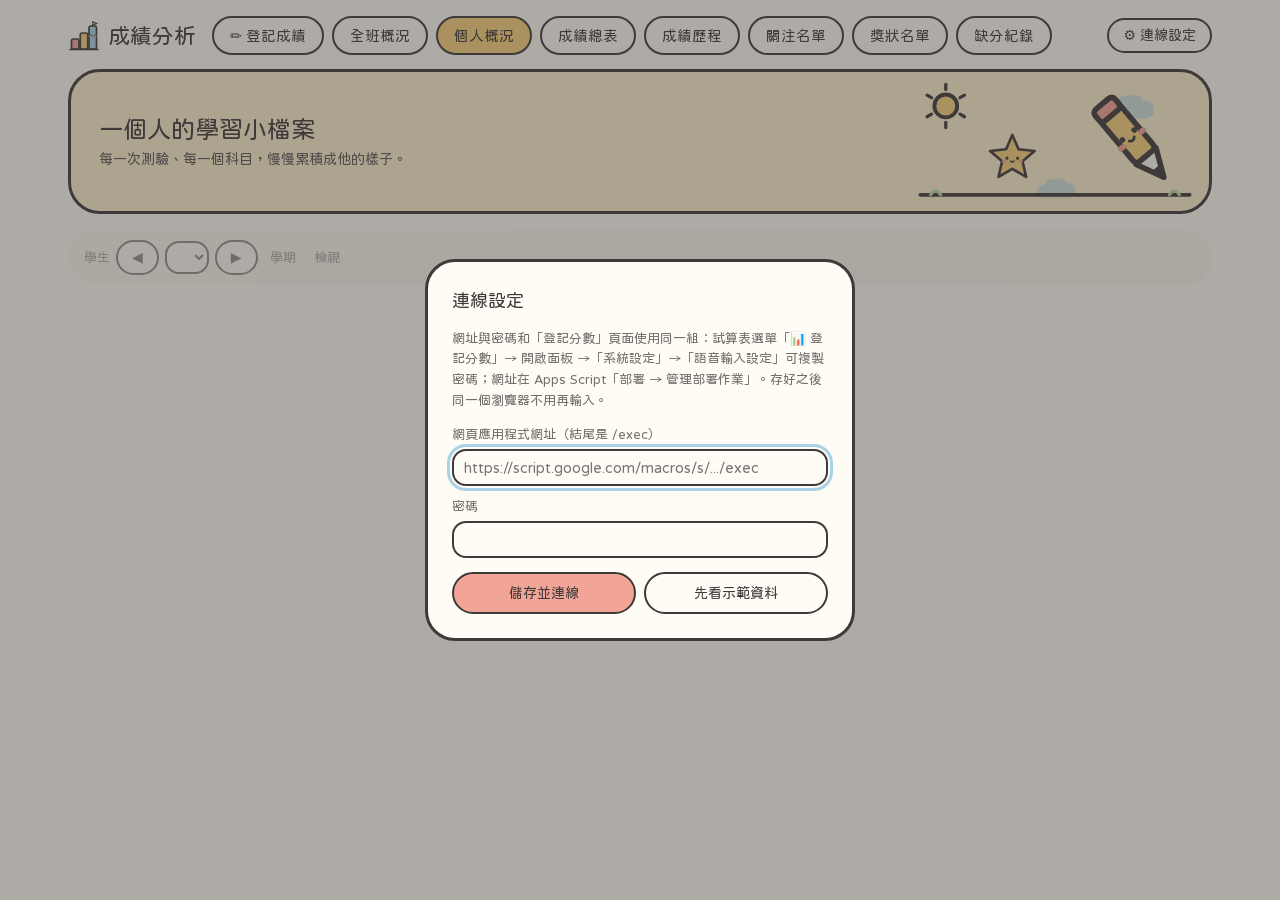
<file: analysis/Report.html>
<!DOCTYPE html>
<html lang="zh-Hant-TW">
<head>
  <meta charset="utf-8">
  <meta name="viewport" content="width=device-width, initial-scale=1">
  <title>家長報告（已合併到個人概況）</title>
  <script>
    // 家長報告已經合併到「個人概況」頁（上方「檢視」切換）。舊連結自動轉過去，學生、學期、示範模式都帶著走。
    (function () {
      var q = (location.search || '').replace(/^\?/, '');
      location.replace('Personal.html?view=report' + (q ? '&' + q : ''));
    })();
  </script>
</head>
<body>
  <p>家長報告已經合併到「個人概況」頁，正在轉過去… <a href="Personal.html?view=report">沒有自動跳轉請按這裡</a></p>
</body>
</html>
</file>
